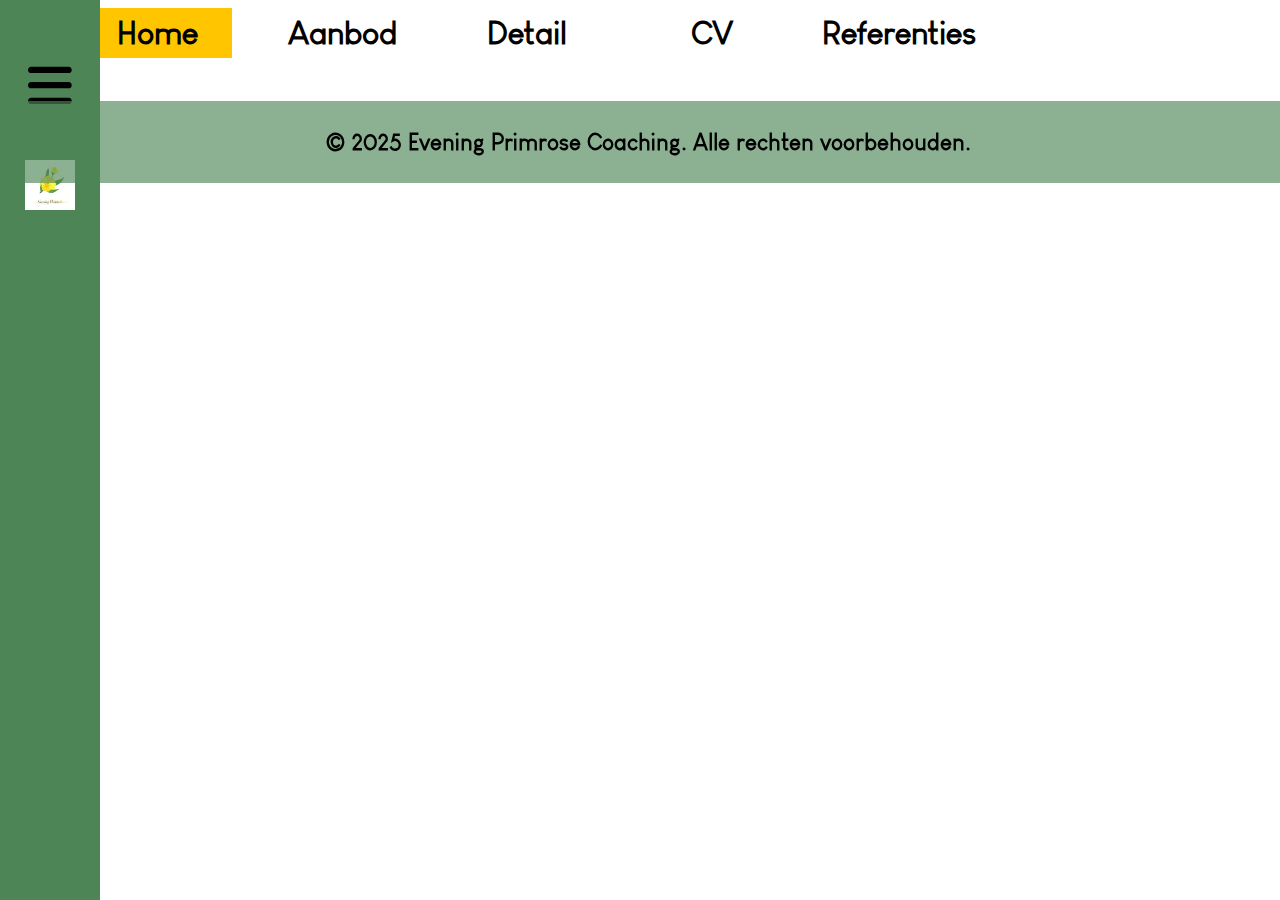
<file: index.html>
<!DOCTYPE html>
<html lang="en">
<head>
    <meta charset="UTF-8">
    <meta name="viewport" content="width=device-width, initial-scale=1.0">
    <title>Homepage</title>
    <link rel="icon" href="src/bloem.jpg"> <!--favicon-->
    <link rel="stylesheet" href="style.css">
    <link rel="stylesheet" href="https://cdnjs.cloudflare.com/ajax/libs/font-awesome/6.0.0/css/all.min.css">

</head>
<body>
<!--nav menu-->
    <header>
        <nav class="nav-menu">
            <h1 id="home">Home</h1>
            <h1>Aanbod</h1>
            <h1>Detail</h1>
            <h1>CV</h1>
            <h1>Referenties</h1>
        </nav>
    </header>

<!--ham menu-->

    
        <input type="checkbox" id="menu-toggle">
        <label for="menu-toggle" class="hamburger">
            <i class="fa fa-bars"></i>
            <img src="src/bloem.jpg" alt="Evening Primrose">
        </label>
        

    <nav class="ham-menu">
    <!-- Sluitknop -->
    <label for="menu-toggle" class="close-btn">
        <i class="fa fa-times"></i>
        <img src="src/bloem.jpg" class="logo-ham" alt="Evening Primrose">
    </label>
            <p>CARL VAN MOL</p>
            <p>+324 86 51 79 62</p>
            <p>carl.van.mol@gmail.com</p>
        </nav>
    
    
<!--footer-->
<footer>
    <h2>&copy; 2025 Evening Primrose Coaching. Alle rechten voorbehouden.</h2>
</footer>
</body>
</html>
</file>
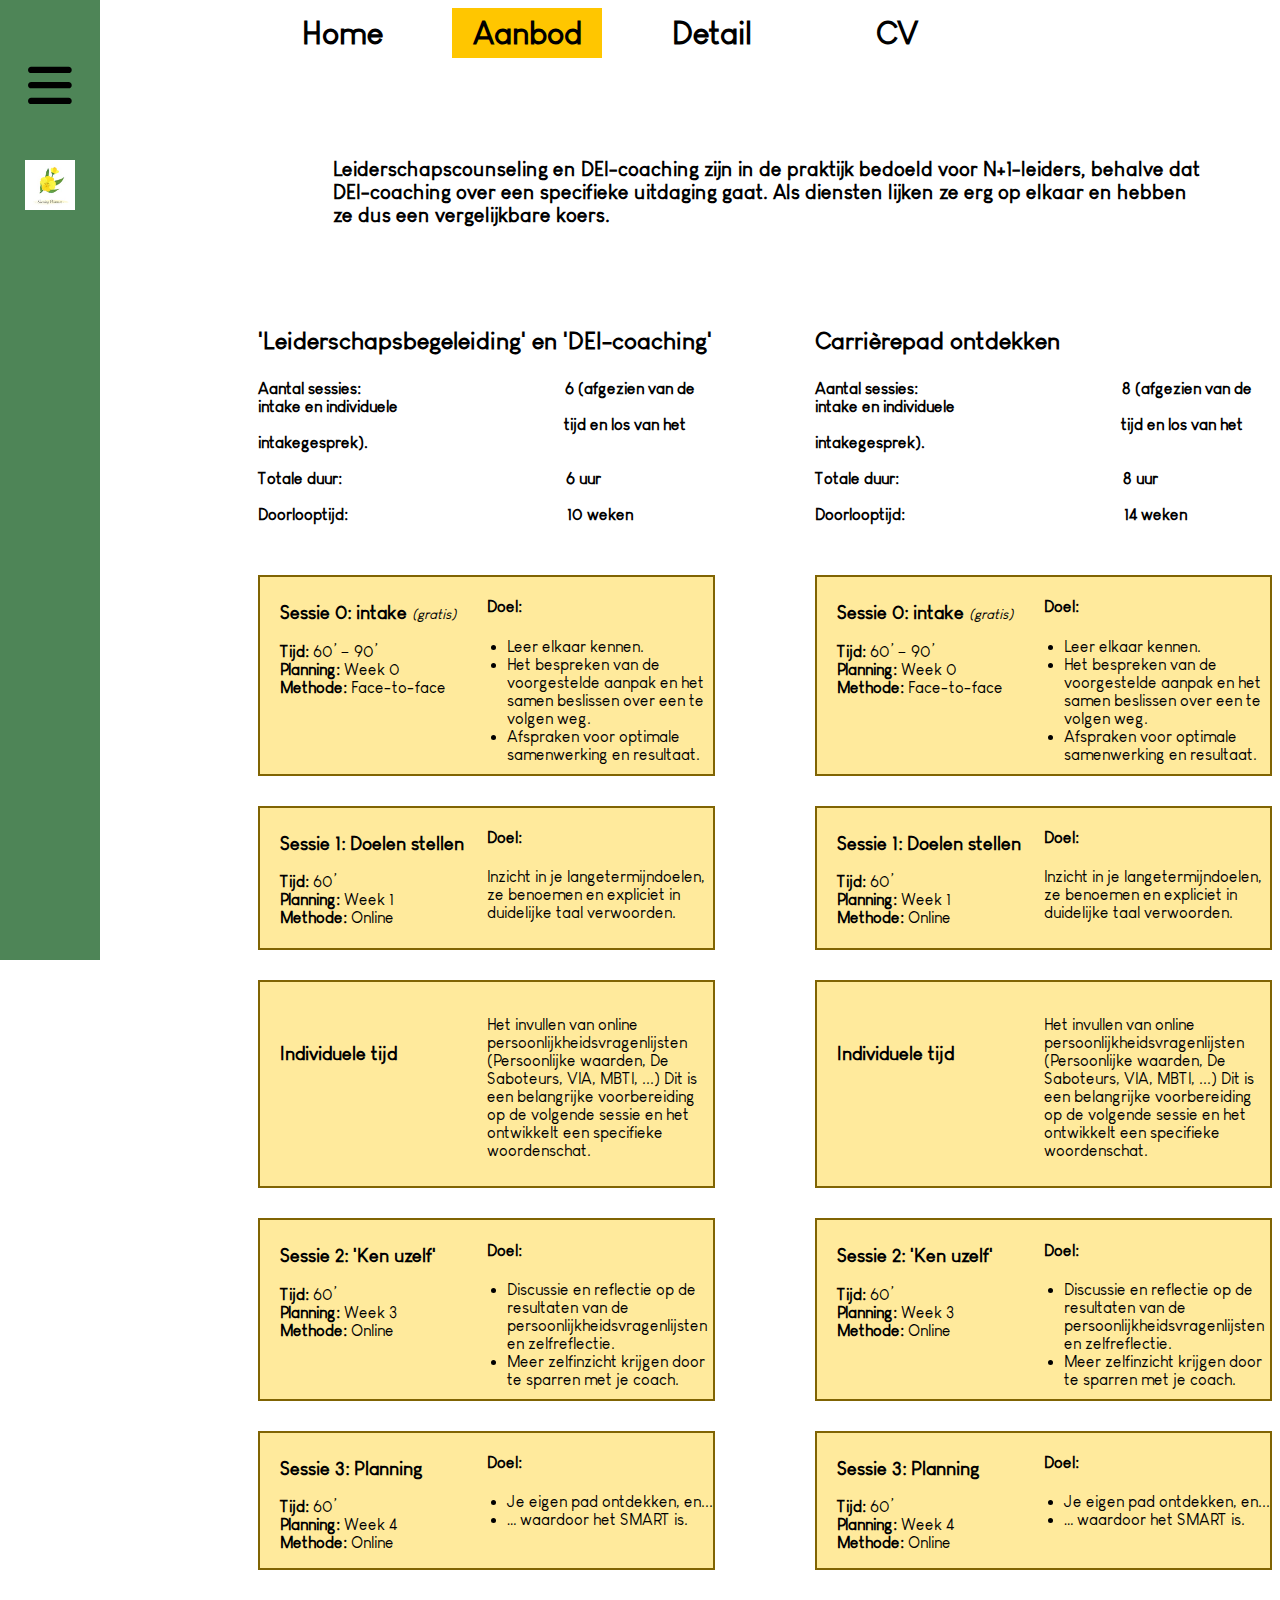
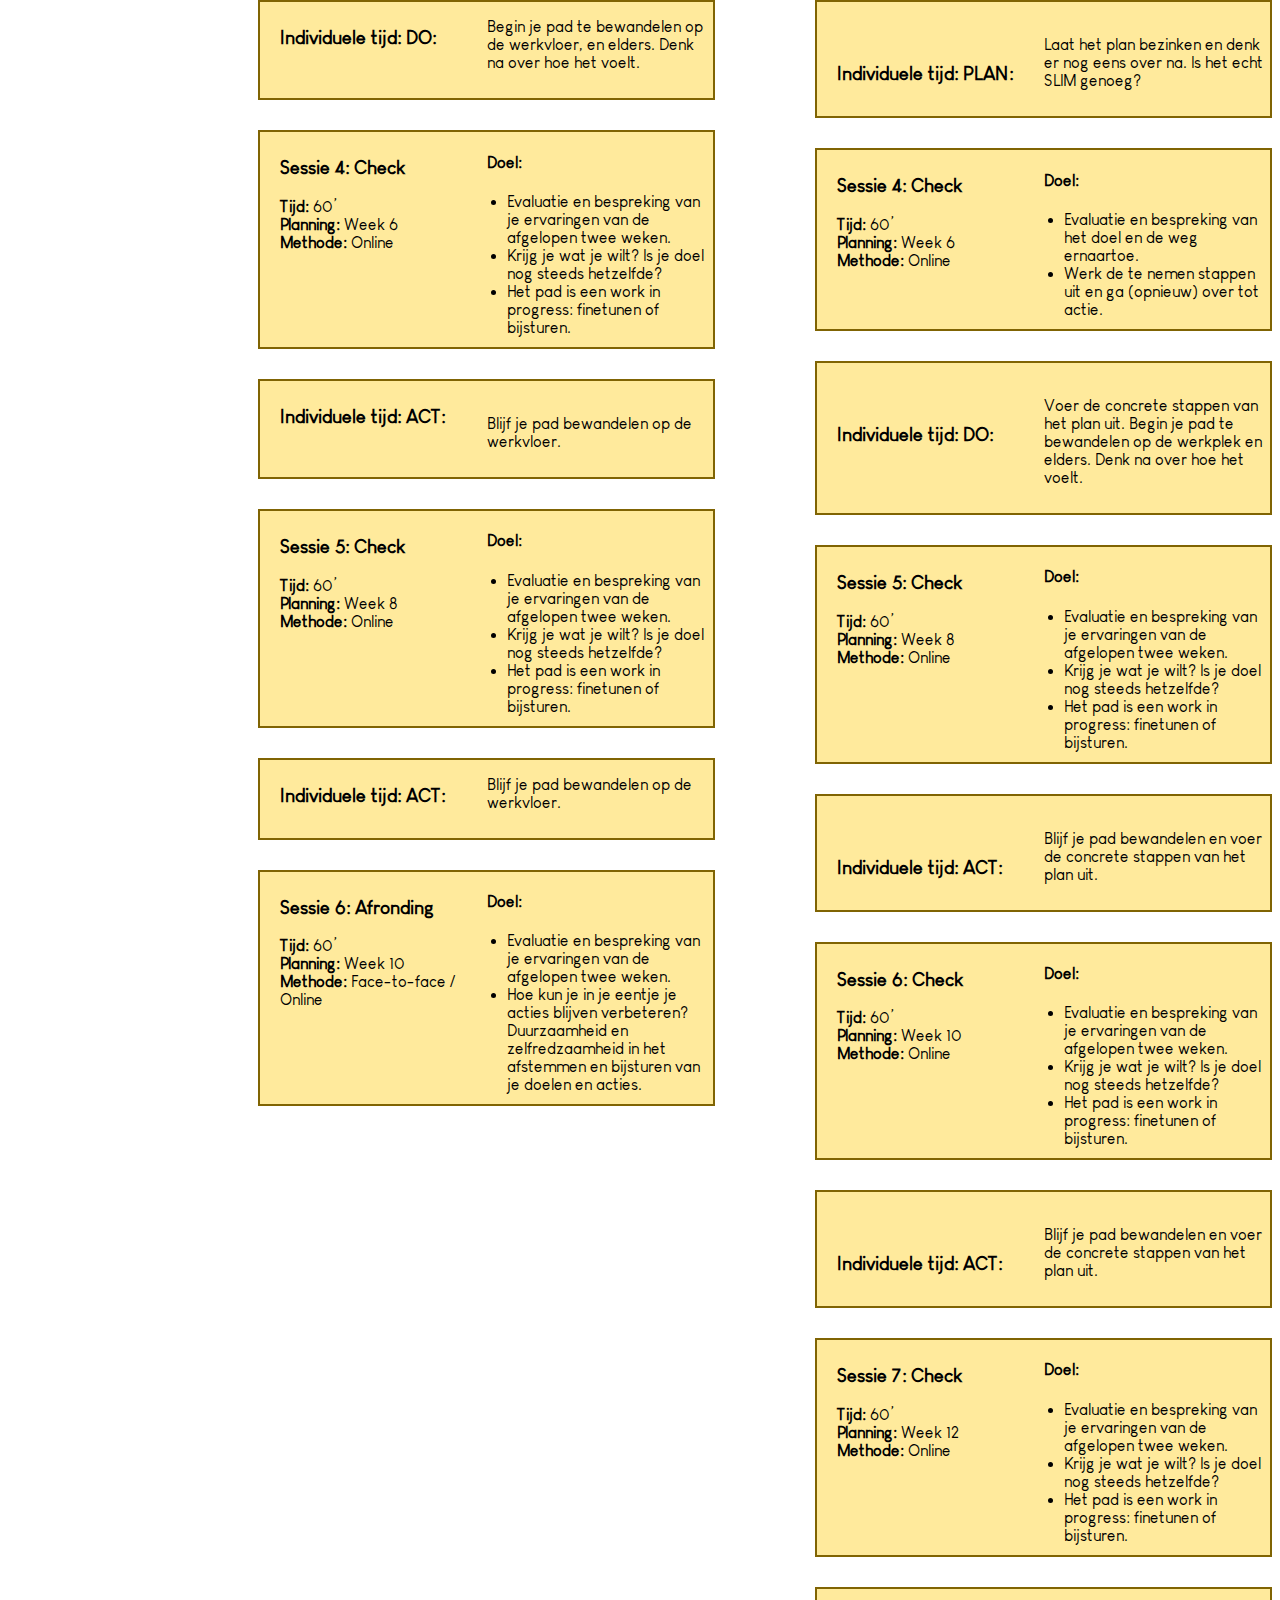
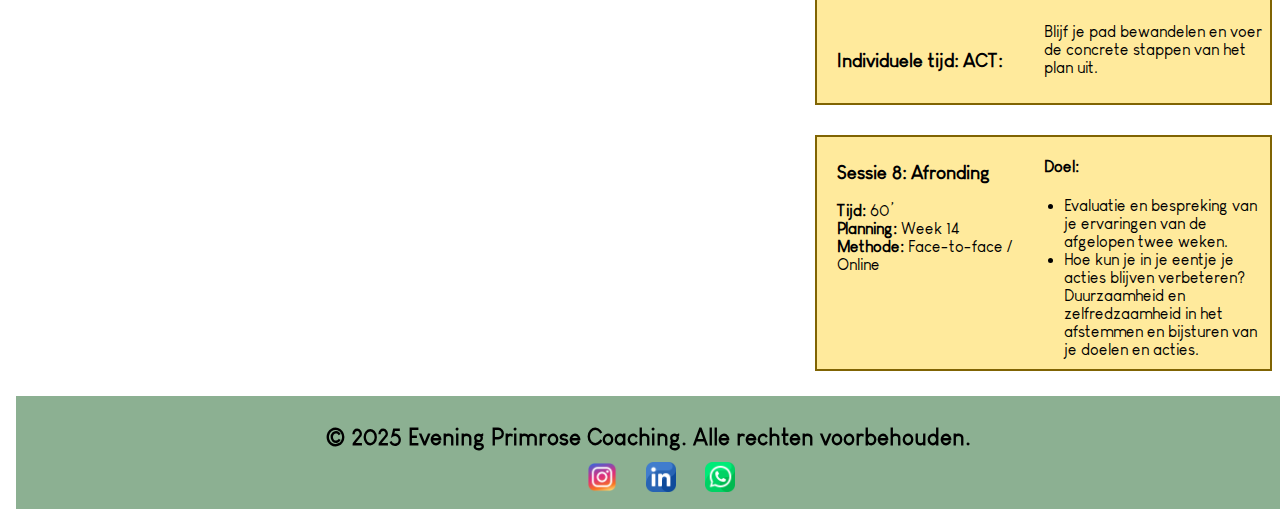
<file: Aanbod.html>
<!DOCTYPE html>
<html lang="en">
<head>
    <meta charset="UTF-8">
    <meta name="viewport" content="width=device-width, initial-scale=1.0">
    <title>Aanbod</title>
     <link rel="icon" href="src/bloem.jpg"> <!--favicon-->
    <link rel="stylesheet" href="Aanbod.css">
     <link rel="stylesheet" href="https://cdnjs.cloudflare.com/ajax/libs/font-awesome/6.0.0/css/all.min.css">
</head>
<body>
<!--nav menu-->
    <header>
        <nav class="nav-menu">
            <h1> <a href="http://127.0.0.1:5500/index.html">Home</a></h1>
            <h1 id="aanbod">Aanbod</h1>
            <h1> <a href="http://127.0.0.1:5500/Detail.html">Detail</a></h1>
            <h1><a href="http://127.0.0.1:5500/CV.html">CV</a></h1>
            <!--<h1>Referenties</h1>-->
        </nav>
    </header>

<!--ham menu-->

    
        <input type="checkbox" id="menu-toggle">
        <label for="menu-toggle" class="hamburger">
            <i class="fa fa-bars"></i>
            <img src="src/bloem.jpg" alt="Evening Primrose">
        </label>
        

    <nav class="ham-menu">
    <!-- Sluitknop -->
    <label for="menu-toggle" class="close-btn">
        <i class="fa fa-times"></i>
        <img src="src/bloem.jpg" class="logo-ham" alt="Evening Primrose">
    </label>
            <p>CARL VAN MOL</p>
            <p>+324 86 51 79 62</p>
            <p>carl.van.mol@gmail.com</p>
    <div class="nav-ham-menu">
        <h1> <a href="http://127.0.0.1:5500/index.html">Home</a></h1>
        <h1>Aanbod</h1>
        <h1><a href="http://127.0.0.1:5500/Detail.html">Detail</a></h1>
        <h1> <a href="http://127.0.0.1:5500/CV.html">CV</a></h1>
        <!--<h1>Referenties</h1>-->
    </div>
    </nav>

<!--intro-->
<h4 class="intro">Leiderschapscounseling en DEI-coaching zijn in de praktijk bedoeld voor N+1-leiders, behalve dat DEI-coaching over een specifieke uitdaging gaat. Als diensten lijken ze erg op elkaar en hebben ze dus een vergelijkbare koers.</h4>

<div class="block"></div>

<!--tekst-sessies-->
<div class="sessies-parent">

<section class="sessies-container">
<h2 class="hoofd-titels">'Leiderschapsbegeleiding' en 'DEI-coaching'</h2>
<h4 class="alg-info">Aantal sessies: <span style="margin-left: 200px;">  6 (afgezien van de intake en individuele <span style="margin-left: 306px;">tijd en los van het intakegesprek).</span></span> <br><br>
Totale duur:<span style="margin-left: 220px;">	6 uur </span><br><br>
Doorlooptijd:	<span style="margin-left: 215px;">10 weken</span></h4>
    <!-- Sessie 0 -->
    <div class="sessie-box">
        <div class="sessie-links">
            <h3>Sessie 0: intake <span class="gratis">(gratis)</span></h3>
            <p><strong>Tijd:</strong> 60’ – 90’<br>
               <strong>Planning:</strong> Week 0<br>
               <strong>Methode:</strong> Face-to-face</p>
        </div>
        <div class="sessie-rechts">
            <h4>Doel:</h4>
            <ul>
                <li>Leer elkaar kennen.</li>
                <li>Het bespreken van de voorgestelde aanpak en het samen beslissen over een te volgen weg.</li>
                <li>Afspraken voor optimale samenwerking en resultaat.</li>
            </ul>
        </div>
    </div>

    <!-- Sessie 1 -->
    <div class="sessie-box">
        <div class="sessie-links">
            <h3>Sessie 1: Doelen stellen</h3>
            <p><strong>Tijd:</strong> 60’<br>
               <strong>Planning:</strong> Week 1<br>
               <strong>Methode:</strong> Online</p>
        </div>
        <div class="sessie-rechts">
            <h4>Doel:</h4>
            <p>Inzicht in je langetermijndoelen, ze benoemen en expliciet in duidelijke taal verwoorden.</p>
        </div>
    </div>

    <!-- tussen -->
    <div class="sessie-box">
        <div class="sessie-links">
            <br><br><h3>Individuele tijd</h3>
        </div>
        <div class="sessie-rechts">
            <br><p>Het invullen van online persoonlijkheidsvragenlijsten (Persoonlijke waarden, De Saboteurs, VIA, MBTI, ...) Dit is een belangrijke voorbereiding op de volgende sessie en het ontwikkelt een specifieke woordenschat.</p>
        </div>
    </div>

<!-- Sessie 2 -->
    <div class="sessie-box">
        <div class="sessie-links">
            <h3>Sessie 2: 'Ken uzelf'</h3>
            <p><strong>Tijd:</strong> 60’<br>
               <strong>Planning:</strong> Week 3<br>
               <strong>Methode:</strong> Online</p>
        </div>
        <div class="sessie-rechts">
            <h4>Doel:</h4>
            <ul>
                <li>Discussie en reflectie op de resultaten van de persoonlijkheidsvragenlijsten en zelfreflectie.</li>
                <li>Meer zelfinzicht krijgen door te sparren met je coach.</li>
            </ul>
        </div>
    </div>

<!-- Sessie 3 -->
    <div class="sessie-box">
        <div class="sessie-links">
            <h3>Sessie 3: Planning</h3>
            <p><strong>Tijd:</strong> 60’<br>
               <strong>Planning:</strong> Week 4<br>
               <strong>Methode:</strong> Online</p>
        </div>
        <div class="sessie-rechts">
            <h4>Doel:</h4>
            <ul>
                <li>Je eigen pad ontdekken, en...</li>
                <li>… waardoor het SMART is.</li>
            </ul>
        </div>
    </div>

<!-- tussen -->
    <div class="sessie-box">
        <div class="sessie-links">
            <h3>Individuele tijd: DO: </h3>
        </div>
        <div class="sessie-rechts">
            <p>Begin je pad te bewandelen op de werkvloer, en elders. Denk na over hoe het voelt.</p>
        </div>
    </div>

<!-- Sessie 4 -->
    <div class="sessie-box">
        <div class="sessie-links">
            <h3>Sessie 4: Check</h3>
            <p><strong>Tijd:</strong> 60’<br>
               <strong>Planning:</strong> Week 6<br>
               <strong>Methode:</strong> Online</p>
        </div>
        <div class="sessie-rechts">
            <h4>Doel:</h4>
            <ul>
                <li>Evaluatie en bespreking van je ervaringen van de afgelopen twee weken.</li>
                <li>Krijg je wat je wilt? Is je doel nog steeds hetzelfde? </li>
                <li>Het pad is een work in progress: finetunen of bijsturen.</li>
            </ul>
        </div>
    </div>

<!-- tussen -->
    <div class="sessie-box">
        <div class="sessie-links">
            <h3>Individuele tijd: ACT: </h3>
        </div>
        <div class="sessie-rechts"><br>
            <p>Blijf je pad bewandelen op de werkvloer.</p>
        </div>
    </div>

<!-- Sessie 5 -->
    <div class="sessie-box">
        <div class="sessie-links">
            <h3>Sessie 5: Check</h3>
            <p><strong>Tijd:</strong> 60’<br>
               <strong>Planning:</strong> Week 8<br>
               <strong>Methode:</strong> Online</p>
        </div>
        <div class="sessie-rechts">
            <h4>Doel:</h4>
            <ul>
                <li>Evaluatie en bespreking van je ervaringen van de afgelopen twee weken.</li>
                <li>Krijg je wat je wilt? Is je doel nog steeds hetzelfde? </li>
                <li>Het pad is een work in progress: finetunen of bijsturen.</li>
            </ul>
        </div>
    </div>

<!-- tussen -->
    <div class="sessie-box">
        <div class="sessie-links">
            <h3>Individuele tijd: ACT: </h3>
        </div>
        <div class="sessie-rechts">
            <p>Blijf je pad bewandelen op de werkvloer.</p>
        </div>
    </div>

<!-- Sessie 6 -->
    <div class="sessie-box">
        <div class="sessie-links">
            <h3>Sessie 6: Afronding</h3>
            <p><strong>Tijd:</strong> 60’<br>
               <strong>Planning:</strong> Week 10<br>
               <strong>Methode:</strong> Face-to-face / Online</p>
        </div>
        <div class="sessie-rechts">
            <h4>Doel:</h4>
            <ul>
                <li>Evaluatie en bespreking van je ervaringen van de afgelopen twee weken.</li>
                <li>Hoe kun je in je eentje je acties blijven verbeteren?
                    Duurzaamheid en zelfredzaamheid in het afstemmen en bijsturen van je doelen en acties.</li>
            </ul>
        </div>
    </div>
    <a class="meer-info" href="src/Leiderschapsbegeleiding_EN_DEI-coaching.pdf">Meer info</a>
</section>

<!---------------------------------------------------------------------------------------------------------------------------->
<hr>

<!--Tekst sessies 2-->
<section class="sessies-container">
<h2 class="hoofd-titels">Carrièrepad ontdekken</h2>
<h4 class="alg-info">Aantal sessies: <span style="margin-left: 200px;">8 (afgezien van de intake en individuele <span style="margin-left: 306px;">tijd en los van het intakegesprek).</span></span> <br><br>
Totale duur:<span style="margin-left: 220px;">	8 uur </span><br><br>
Doorlooptijd:	<span style="margin-left: 215px;">14 weken</span></h4>
    <!-- Sessie 0 -->
    <div class="sessie-box">
        <div class="sessie-links">
            <h3>Sessie 0: intake <span class="gratis">(gratis)</span></h3>
            <p><strong>Tijd:</strong> 60’ – 90’<br>
               <strong>Planning:</strong> Week 0<br>
               <strong>Methode:</strong> Face-to-face</p>
        </div>
        <div class="sessie-rechts">
            <h4>Doel:</h4>
            <ul>
                <li>Leer elkaar kennen.</li>
                <li>Het bespreken van de voorgestelde aanpak en het samen beslissen over een te volgen weg.</li>
                <li>Afspraken voor optimale samenwerking en resultaat.</li>
            </ul>
        </div>
    </div>

<!-- Sessie 1 -->
    <div class="sessie-box">
        <div class="sessie-links">
            <h3>Sessie 1: Doelen stellen</h3>
            <p><strong>Tijd:</strong> 60’<br>
               <strong>Planning:</strong> Week 1<br>
               <strong>Methode:</strong> Online</p>
        </div>
        <div class="sessie-rechts">
            <h4>Doel:</h4>
            <p>Inzicht in je langetermijndoelen, ze benoemen en expliciet in duidelijke taal verwoorden.</p>
        </div>
    </div>

<!-- tussen -->
    <div class="sessie-box">
        <div class="sessie-links">
            <br><br><h3>Individuele tijd</h3>
        </div>
        <div class="sessie-rechts">
            <br><p>Het invullen van online persoonlijkheidsvragenlijsten (Persoonlijke waarden, De Saboteurs, VIA, MBTI, ...) Dit is een belangrijke voorbereiding op de volgende sessie en het ontwikkelt een specifieke woordenschat.</p>
        </div>
    </div>

<!-- Sessie 2 -->
    <div class="sessie-box">
        <div class="sessie-links">
            <h3>Sessie 2: 'Ken uzelf'</h3>
            <p><strong>Tijd:</strong> 60’<br>
               <strong>Planning:</strong> Week 3<br>
               <strong>Methode:</strong> Online</p>
        </div>
        <div class="sessie-rechts">
            <h4>Doel:</h4>
            <ul>
                <li>Discussie en reflectie op de resultaten van de persoonlijkheidsvragenlijsten en zelfreflectie.</li>
                <li>Meer zelfinzicht krijgen door te sparren met je coach.</li>
            </ul>
        </div>
    </div>

<!-- Sessie 3 -->
    <div class="sessie-box">
        <div class="sessie-links">
            <h3>Sessie 3: Planning</h3>
            <p><strong>Tijd:</strong> 60’<br>
               <strong>Planning:</strong> Week 4<br>
               <strong>Methode:</strong> Online</p>
        </div>
        <div class="sessie-rechts">
            <h4>Doel:</h4>
            <ul>
                <li>Je eigen pad ontdekken, en...</li>
                <li>… waardoor het SMART is.</li>
            </ul>
        </div>
    </div>

<!-- tussen -->
    <div class="sessie-box">
        <div class="sessie-links">
            <br><br><h3>Individuele tijd: PLAN:</h3>
        </div>
        <div class="sessie-rechts">
            <br><p>Laat het plan bezinken en denk er nog eens over na. Is het echt SLIM genoeg?</p>
        </div>
    </div>

<!-- Sessie 4 -->
    <div class="sessie-box">
        <div class="sessie-links">
            <h3>Sessie 4: Check</h3>
            <p><strong>Tijd:</strong> 60’<br>
               <strong>Planning:</strong> Week 6<br>
               <strong>Methode:</strong> Online</p>
        </div>
        <div class="sessie-rechts">
            <h4>Doel:</h4>
            <ul>
                <li>Evaluatie en bespreking van het doel en de weg ernaartoe.</li>
                <li>Werk de te nemen stappen uit en ga (opnieuw) over tot actie.</li>
            </ul>
        </div>
    </div>

<!-- tussen -->
    <div class="sessie-box">
        <div class="sessie-links">
            <br><br><h3>Individuele tijd: DO:</h3>
        </div>
        <div class="sessie-rechts">
            <br><p>Voer de concrete stappen van het plan uit. Begin je pad te bewandelen op de werkplek en elders. Denk na over hoe het voelt.</p>
        </div>
    </div>

<!-- Sessie 5 -->
    <div class="sessie-box">
        <div class="sessie-links">
            <h3>Sessie 5: Check</h3>
            <p><strong>Tijd:</strong> 60’<br>
               <strong>Planning:</strong> Week 8<br>
               <strong>Methode:</strong> Online</p>
        </div>
        <div class="sessie-rechts">
            <h4>Doel:</h4>
            <ul>
                <li>Evaluatie en bespreking van je ervaringen van de afgelopen twee weken.</li>
                <li>Krijg je wat je wilt? Is je doel nog steeds hetzelfde? </li>
                <li>Het pad is een work in progress: finetunen of bijsturen.</li>
            </ul>
        </div>
    </div>

<!-- tussen -->
    <div class="sessie-box">
        <div class="sessie-links">
            <br><br><h3>Individuele tijd: ACT:</h3>
        </div>
        <div class="sessie-rechts">
            <br><p>Blijf je pad bewandelen en voer de concrete stappen van het plan uit.</p>
        </div>
    </div>

<!-- Sessie 6 -->
    <div class="sessie-box">
        <div class="sessie-links">
            <h3>Sessie 6: Check</h3>
            <p><strong>Tijd:</strong> 60’<br>
               <strong>Planning:</strong> Week 10<br>
               <strong>Methode:</strong> Online</p>
        </div>
        <div class="sessie-rechts">
            <h4>Doel:</h4>
            <ul>
                <li>Evaluatie en bespreking van je ervaringen van de afgelopen twee weken.</li>
                <li>Krijg je wat je wilt? Is je doel nog steeds hetzelfde? </li>
                <li>Het pad is een work in progress: finetunen of bijsturen.</li>
            </ul>
        </div>
    </div>

<!-- tussen -->
    <div class="sessie-box">
        <div class="sessie-links">
            <br><br><h3>Individuele tijd: ACT:</h3>
        </div>
        <div class="sessie-rechts">
            <br><p>Blijf je pad bewandelen en voer de concrete stappen van het plan uit.</p>
        </div>
    </div>

<!-- Sessie 7 -->
    <div class="sessie-box">
        <div class="sessie-links">
            <h3>Sessie 7: Check</h3>
            <p><strong>Tijd:</strong> 60’<br>
               <strong>Planning:</strong> Week 12<br>
               <strong>Methode:</strong> Online</p>
        </div>
        <div class="sessie-rechts">
            <h4>Doel:</h4>
            <ul>
                <li>Evaluatie en bespreking van je ervaringen van de afgelopen twee weken.</li>
                <li>Krijg je wat je wilt? Is je doel nog steeds hetzelfde? </li>
                <li>Het pad is een work in progress: finetunen of bijsturen.</li>
            </ul>
        </div>
    </div>

<!-- tussen -->
    <div class="sessie-box">
        <div class="sessie-links">
            <br><br><h3>Individuele tijd: ACT:</h3>
        </div>
        <div class="sessie-rechts">
            <br><p>Blijf je pad bewandelen en voer de concrete stappen van het plan uit.</p>
        </div>
    </div>

<!-- Sessie 8 -->
    <div class="sessie-box">
        <div class="sessie-links">
            <h3>Sessie 8: Afronding</h3>
            <p><strong>Tijd:</strong> 60’<br>
               <strong>Planning:</strong> Week 14<br>
               <strong>Methode:</strong> Face-to-face / Online</p>
        </div>
        <div class="sessie-rechts">
            <h4>Doel:</h4>
            <ul>
                <li>Evaluatie en bespreking van je ervaringen van de afgelopen twee weken.</li>
                <li>Hoe kun je in je eentje je acties blijven verbeteren?
                    Duurzaamheid en zelfredzaamheid in het afstemmen en bijsturen van je doelen en acties.</li>
            </ul>
        </div>
    </div>
    <a class="meer-info" href="src/Carrièrepad ontdekken.pdf">Meer info</a>

</section>
</div>  
<!--footer-->
<footer>
    <h2>&copy; 2025 Evening Primrose Coaching. Alle rechten voorbehouden.</h2>
    <div class="icons">
        <a href="https://www.instagram.com/"><img src="src/instagram.png" alt=""></a>
        <a href="https://www.linkedin.com/home"><img src="src/linkedin.png" alt=""></a>
        <a href="https://web.whatsapp.com/#"><img src="src/whatsapp.png" alt=""></a>
    </div>
</footer>
</body>
</html>
</file>
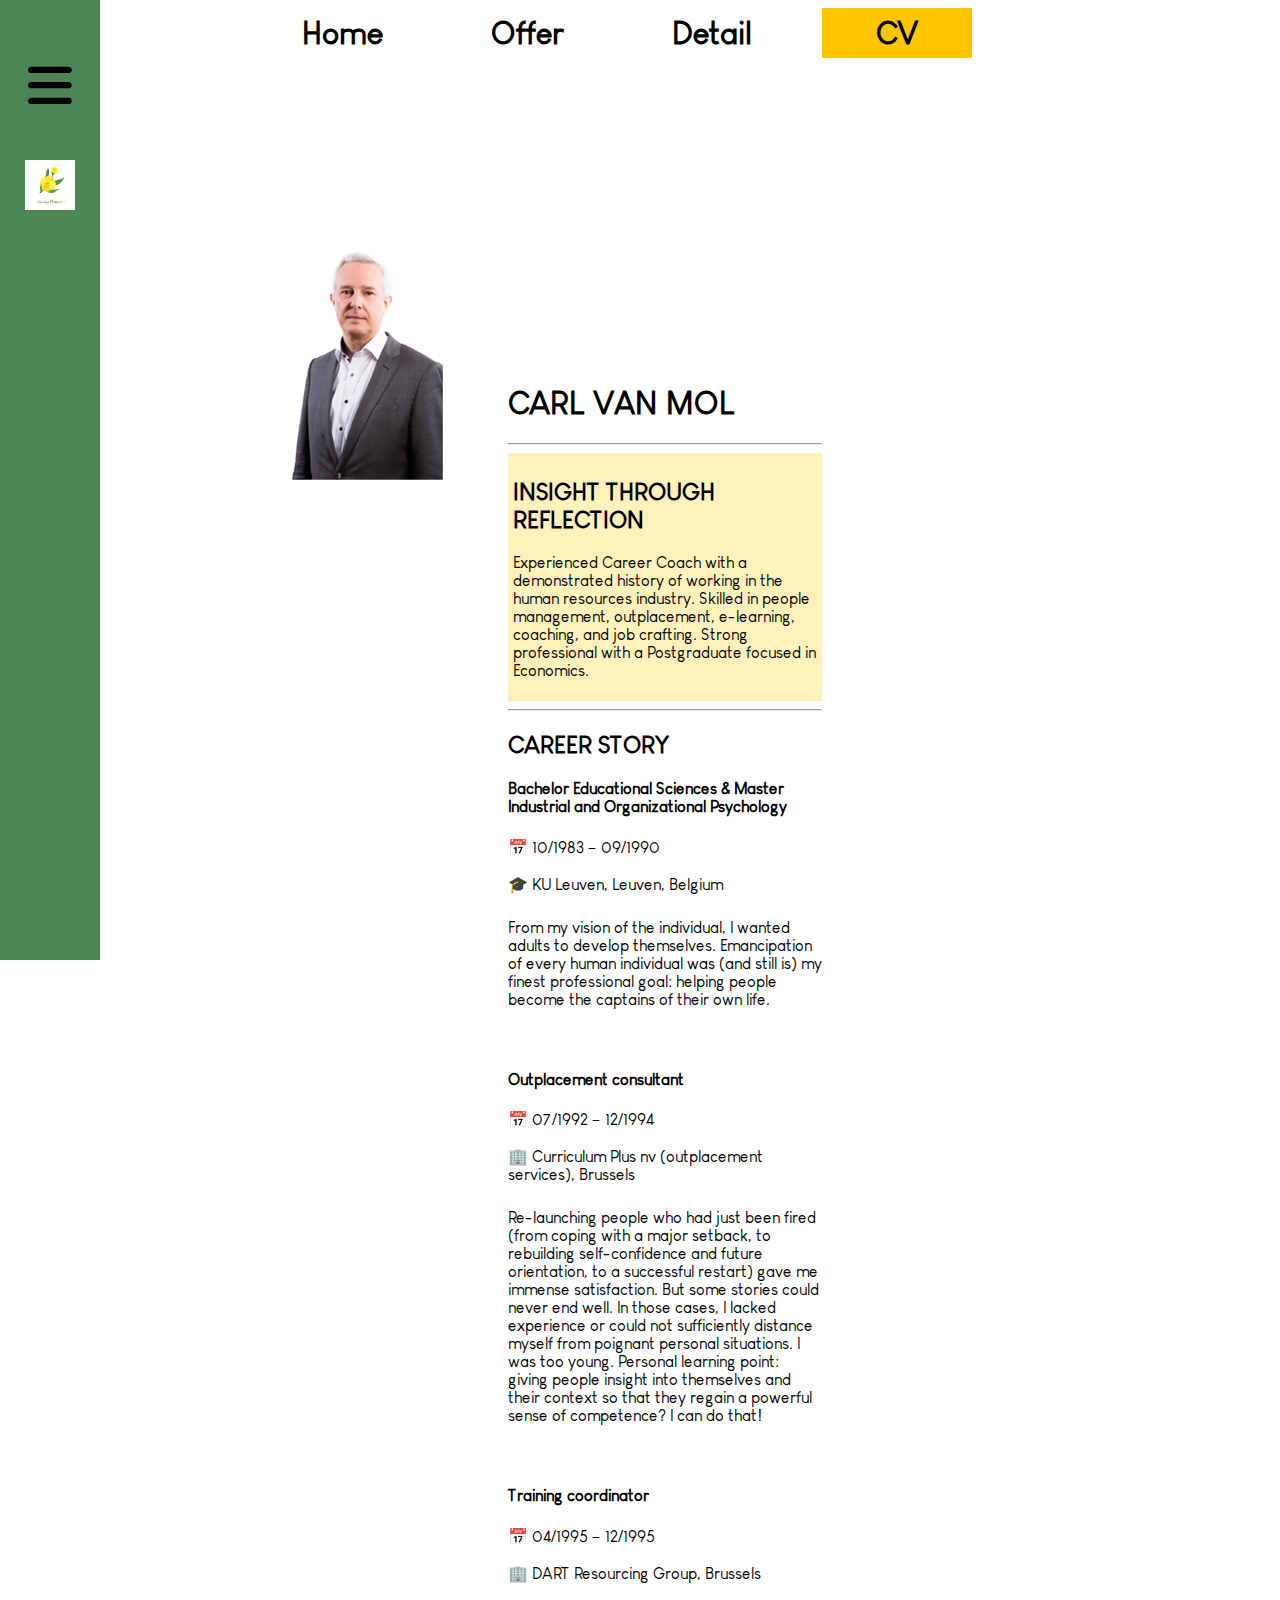
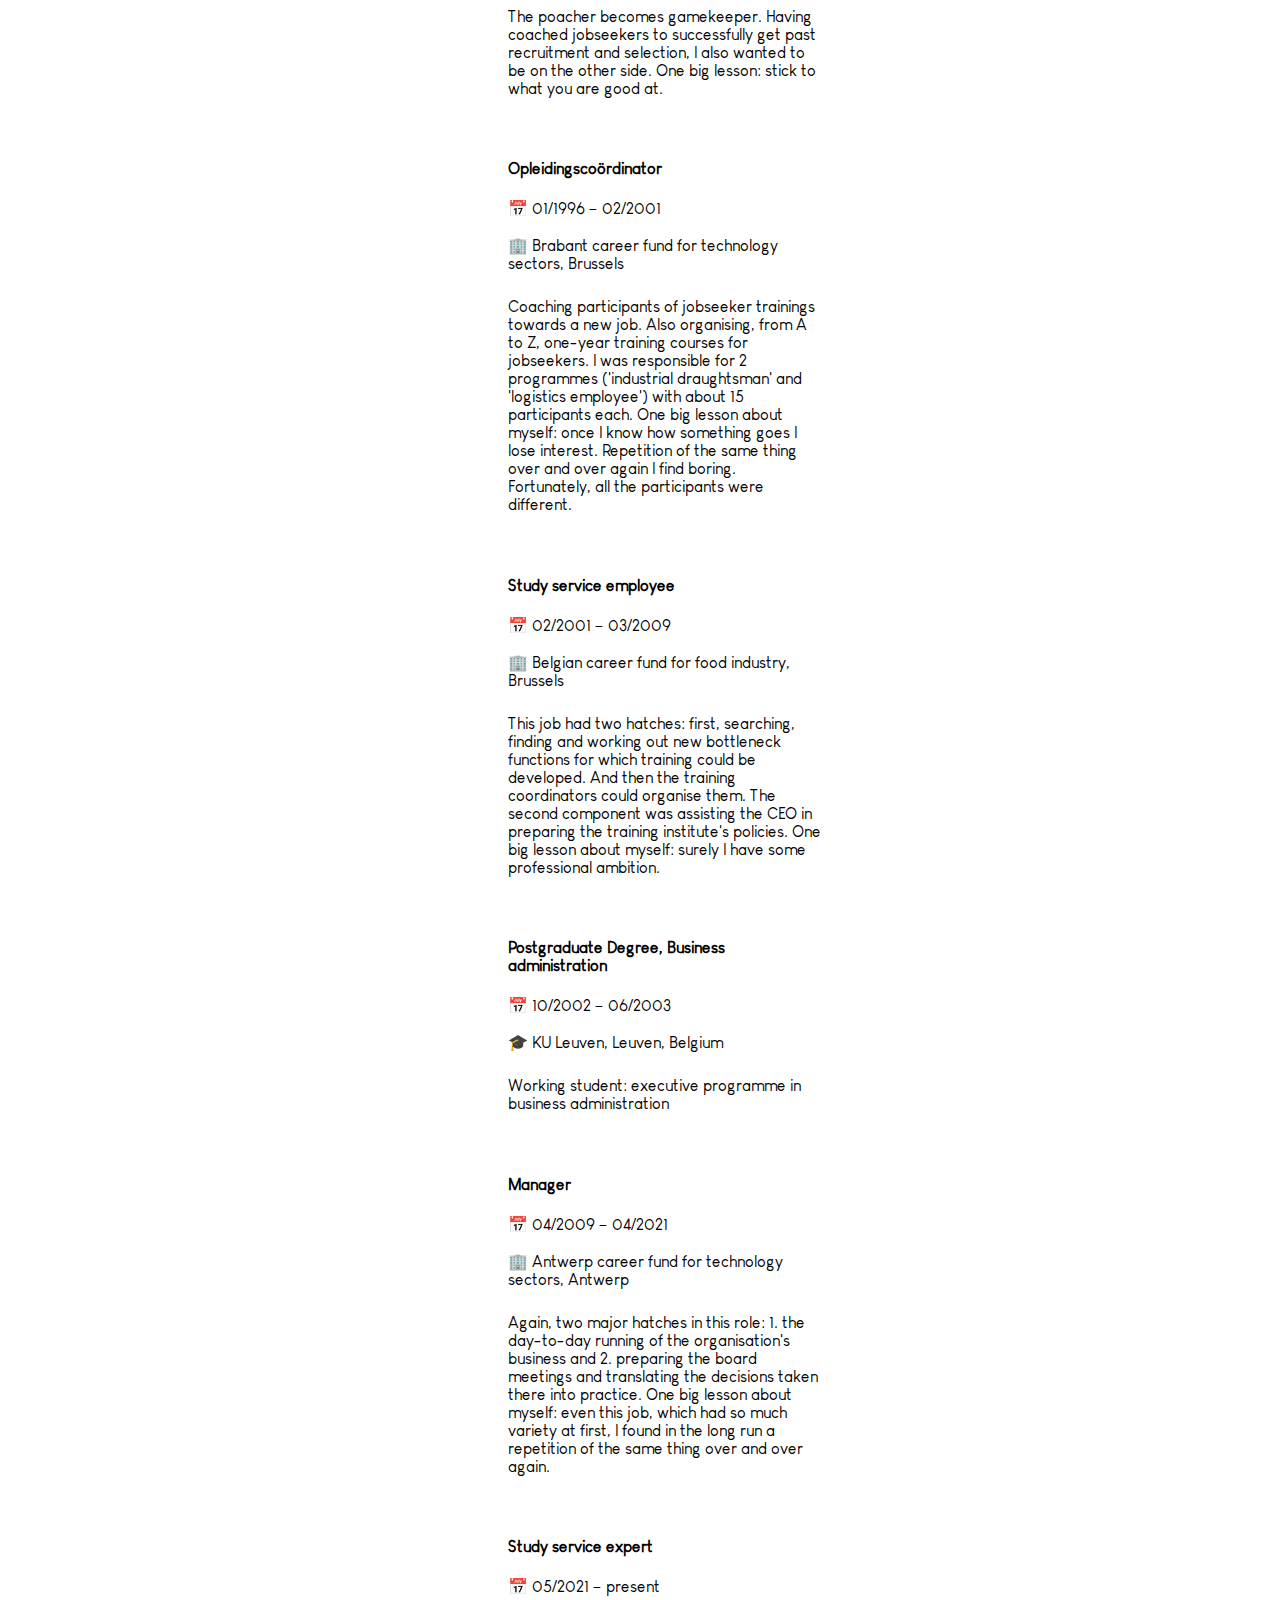
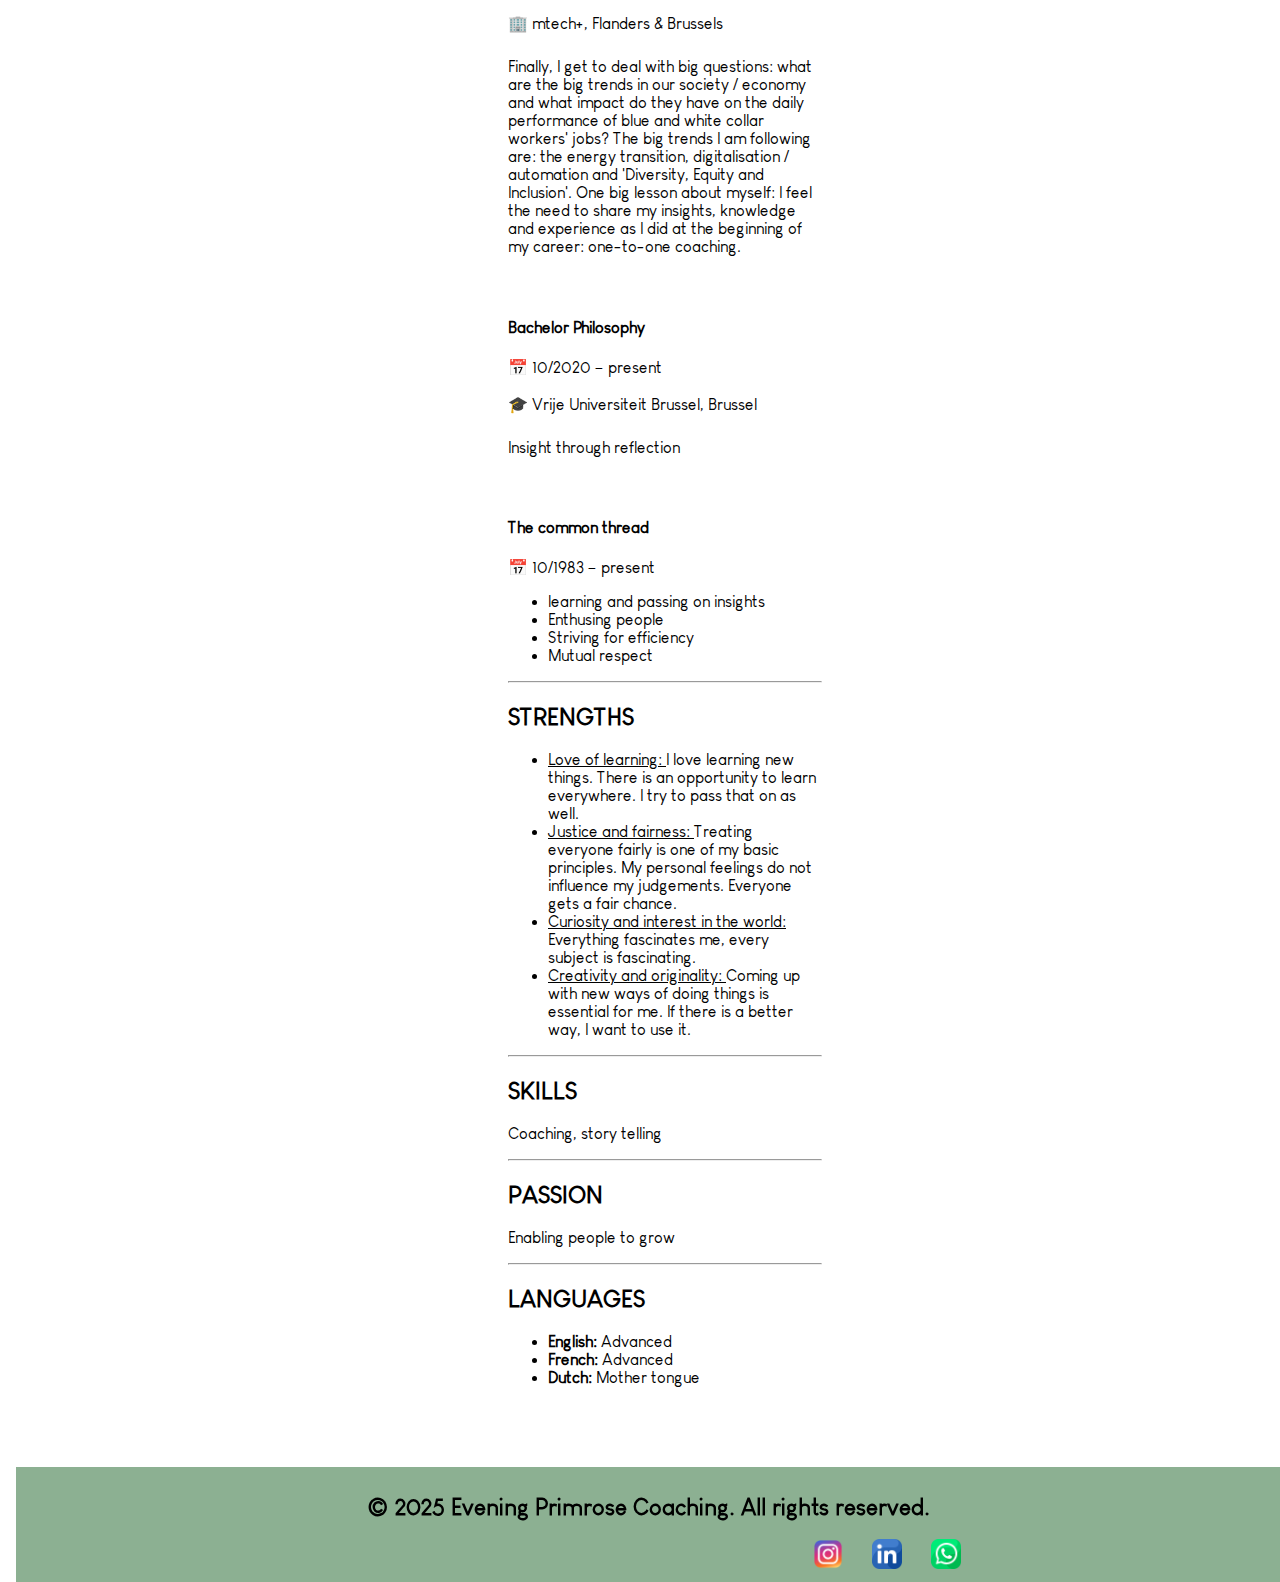
<file: CV-ENG.html>
<!DOCTYPE html>
<html lang="en">
<head>
    <meta charset="UTF-8">
    <meta name="viewport" content="width=device-width, initial-scale=1.0">
    <title>CV</title>
     <link rel="icon" href="src/bloem.jpg"> <!--favicon-->
    <link rel="stylesheet" href="CV-ENG.css">
     <link rel="stylesheet" href="https://cdnjs.cloudflare.com/ajax/libs/font-awesome/6.0.0/css/all.min.css">
</head>
<body>
<a id="top"></a>
<a href="#top" id="toTopBtn" title="Naar boven">↑</a>
    <!--nav menu-->
    <header>
        <nav class="nav-menu">
            <h1><a href="http://127.0.0.1:5500/index.html">Home</a></h1>
            <h1> <a href="http://127.0.0.1:5500/Aanbod.html">Offer</a></h1>
            <h1><a href="http://127.0.0.1:5500/Detail.html">Detail</a></h1>
            <h1 id="cv">CV</h1>
            <!--<h1>Referenties</h1>-->
        </nav>
    </header>

<!--talen-->
<div class="taal-menu">
    <a href="http://127.0.0.1:5500/CV.html">NL</a>
    <a href="http://127.0.0.1:5500/CV-FR.html">FR</a>
    <a href="http://127.0.0.1:5500/CV-ENG.html">ENG</a>
</div>

<!--ham menu-->

    
        <input type="checkbox" id="menu-toggle">
        <label for="menu-toggle" class="hamburger">
            <i class="fa fa-bars"></i>
            <img src="src/bloem.jpg" alt="Evening Primrose">
        </label>
        

    <nav class="ham-menu">
    <!-- Sluitknop -->
    <label for="menu-toggle" class="close-btn">
        <i class="fa fa-times"></i>
        <img src="src/bloem.jpg" class="logo-ham" alt="Evening Primrose">
    </label>
            <p>CARL VAN MOL</p>
            <p>+324 86 51 79 62</p>
            <p>carl.van.mol@gmail.com</p>
    <div class="nav-ham-menu">
        <h1> <a href="http://127.0.0.1:5500/index.html">Home</a></h1>
        <h1> <a href="http://127.0.0.1:5500/Aanbod.html">Offer</a></h1>
        <h1> <a href="http://127.0.0.1:5500/Detail.html">Detail</a></h1>
        <h1>CV</h1>
        <!--<h1>Referenties</h1>-->
    </div>
    </nav>


<!--CV-->
<img class="portret" src="src/portretfoto.png" alt="Carl van Mol">
<div class="cv-algemeen">
<h1>CARL VAN MOL</h1>
<hr>
<div class="intro">
<h2>INSIGHT THROUGH REFLECTION</h2>
<p>Experienced Career Coach with a demonstrated history of working in the human resources industry. Skilled in people management, outplacement, e-learning, coaching, and job crafting. Strong professional with a Postgraduate focused in Economics.</p>
</div>
<hr>
<h2>CAREER STORY</h2>
<h4>Bachelor Educational Sciences & Master Industrial and Organizational Psychology</h4>
<p>📅 10/1983 – 09/1990 <br><br>
🎓 KU Leuven, Leuven, Belgium <br><span class="extra-space"></span>
From my vision of the individual, I wanted adults to develop themselves. Emancipation of every human individual was (and still is) my finest professional goal: helping people become the captains of their own life.</p><span class="extra-space"></span>
<h4>Outplacement consultant</h4>
<p>📅 07/1992 – 12/1994 <br><br>
🏢 Curriculum Plus nv (outplacement services), Brussels <br><span class="extra-space"></span>
Re-launching people who had just been fired (from coping with a major setback, to rebuilding self-confidence and future orientation, to a successful restart) gave me immense satisfaction. But some stories could never end well. In those cases, I lacked experience or could not sufficiently distance myself from poignant personal situations. I was too young.
Personal learning point: giving people insight into themselves and their context so that they regain a powerful sense of competence? I can do that!</p><span class="extra-space"></span>
<h4>Training coordinator</h4>
<p>📅 04/1995 – 12/1995 <br><br>
🏢 DART Resourcing Group, Brussels <br><span class="extra-space"></span>
The poacher becomes gamekeeper. Having coached jobseekers to successfully get past recruitment and selection, I also wanted to be on the other side.
One big lesson: stick to what you are good at.</p><span class="extra-space"></span>
<h4>Opleidingscoördinator</h4>
<p>📅 01/1996 – 02/2001 <br><br>
🏢 Brabant career fund for technology sectors, Brussels <br><span class="extra-space"></span>
Coaching participants of jobseeker trainings towards a new job. Also organising, from A to Z, one-year training courses for jobseekers. I was responsible for 2 programmes ('industrial draughtsman' and 'logistics employee') with about 15 participants each.
One big lesson about myself: once I know how something goes I lose interest. Repetition of the same thing over and over again I find boring. Fortunately, all the participants were different.</p><span class="extra-space"></span>
<h4>Study service employee</h4>
<p>📅 02/2001 – 03/2009 <br><br>
🏢 Belgian career fund for food industry, Brussels <br><span class="extra-space"></span>
This job had two hatches: first, searching, finding and working out new bottleneck functions for which training could be developed. And then the training coordinators could organise them. The second component was assisting the CEO in preparing the training institute's policies.
One big lesson about myself: surely I have some professional ambition.</p><span class="extra-space"></span>
<h4>Postgraduate Degree, Business administration</h4>
<p>📅 10/2002 – 06/2003 <br><br>
🎓 KU Leuven, Leuven, Belgium <br><span class="extra-space"></span>
Working student: executive programme in business administration</p><span class="extra-space"></span>
<h4>Manager</h4>
<p>📅 04/2009 – 04/2021 <br><br>
🏢 Antwerp career fund for technology sectors, Antwerp <br><span class="extra-space"></span>
Again, two major hatches in this role: 1. the day-to-day running of the organisation's business and 2. preparing the board meetings and translating the decisions taken there into practice.
One big lesson about myself: even this job, which had so much variety at first, I found in the long run a repetition of the same thing over and over again.</p><span class="extra-space"></span>
<h4>Study service expert</h4>
<p>📅 05/2021 – present <br><br>
🏢 mtech+, Flanders & Brussels <br><span class="extra-space"></span>
Finally, I get to deal with big questions: what are the big trends in our society / economy and what impact do they have on the daily performance of blue and white collar workers' jobs? The big trends I am following are: the energy transition, digitalisation / automation and 'Diversity, Equity and Inclusion'.
One big lesson about myself: I feel the need to share my insights, knowledge and experience as I did at the beginning of my career: one-to-one coaching.</p><span class="extra-space"></span>
<h4>Bachelor Philosophy</h4>
<p>📅 10/2020 – present <br><br>
🎓 Vrije Universiteit Brussel, Brussel <br><span class="extra-space"></span>
Insight through reflection</p><span class="extra-space"></span>
<h4>The common thread</h4>
<p>📅 10/1983 – present
<ul>
    <li>learning and passing on insights</li>
    <li>Enthusing people</li>
    <li>Striving for efficiency</li>
    <li>Mutual respect</li></ul>
</p>
<hr>
<h2>STRENGTHS</h2>
<p>
<ul>
    <li><u>Love of learning: </u>I love learning new things. There is an opportunity to learn everywhere. I try to pass that on as well.</li>
    <li><u>Justice and fairness: </u>Treating everyone fairly is one of my basic principles. My personal feelings do not influence my judgements. Everyone gets a fair chance.</li>
    <li><u>Curiosity and interest in the world: </u>Everything fascinates me, every subject is fascinating.</li>
    <li><u>Creativity and originality: </u>Coming up with new ways of doing things is essential for me. If there is a better way, I want to use it.</li></ul></p>
<hr>
<h2>SKILLS</h2>
<p>Coaching, story telling</p>
<hr>
<h2>PASSION</h2>
<p>Enabling people to grow</p>
<hr>
<h2>LANGUAGES</h2>
<p>
<ul>
<li><strong>English:</strong> Advanced</li>
<li><strong>French:</strong> Advanced</li>
<li><strong>Dutch: </strong>Mother tongue</li></ul></p>
</div>
    
    
<!--footer-->
<footer>
    <h2 class="footer">&copy; 2025 Evening Primrose Coaching. All rights reserved.</h2>
    <div class="icons">
        <a href="https://www.instagram.com/"><img src="src/instagram.png" alt=""></a>
        <a href="https://www.linkedin.com/home"><img src="src/linkedin.png" alt=""></a>
        <a href="https://web.whatsapp.com/#"><img src="src/whatsapp.png" alt=""></a>
    </div>
</footer>
</body>
</html>
</file>
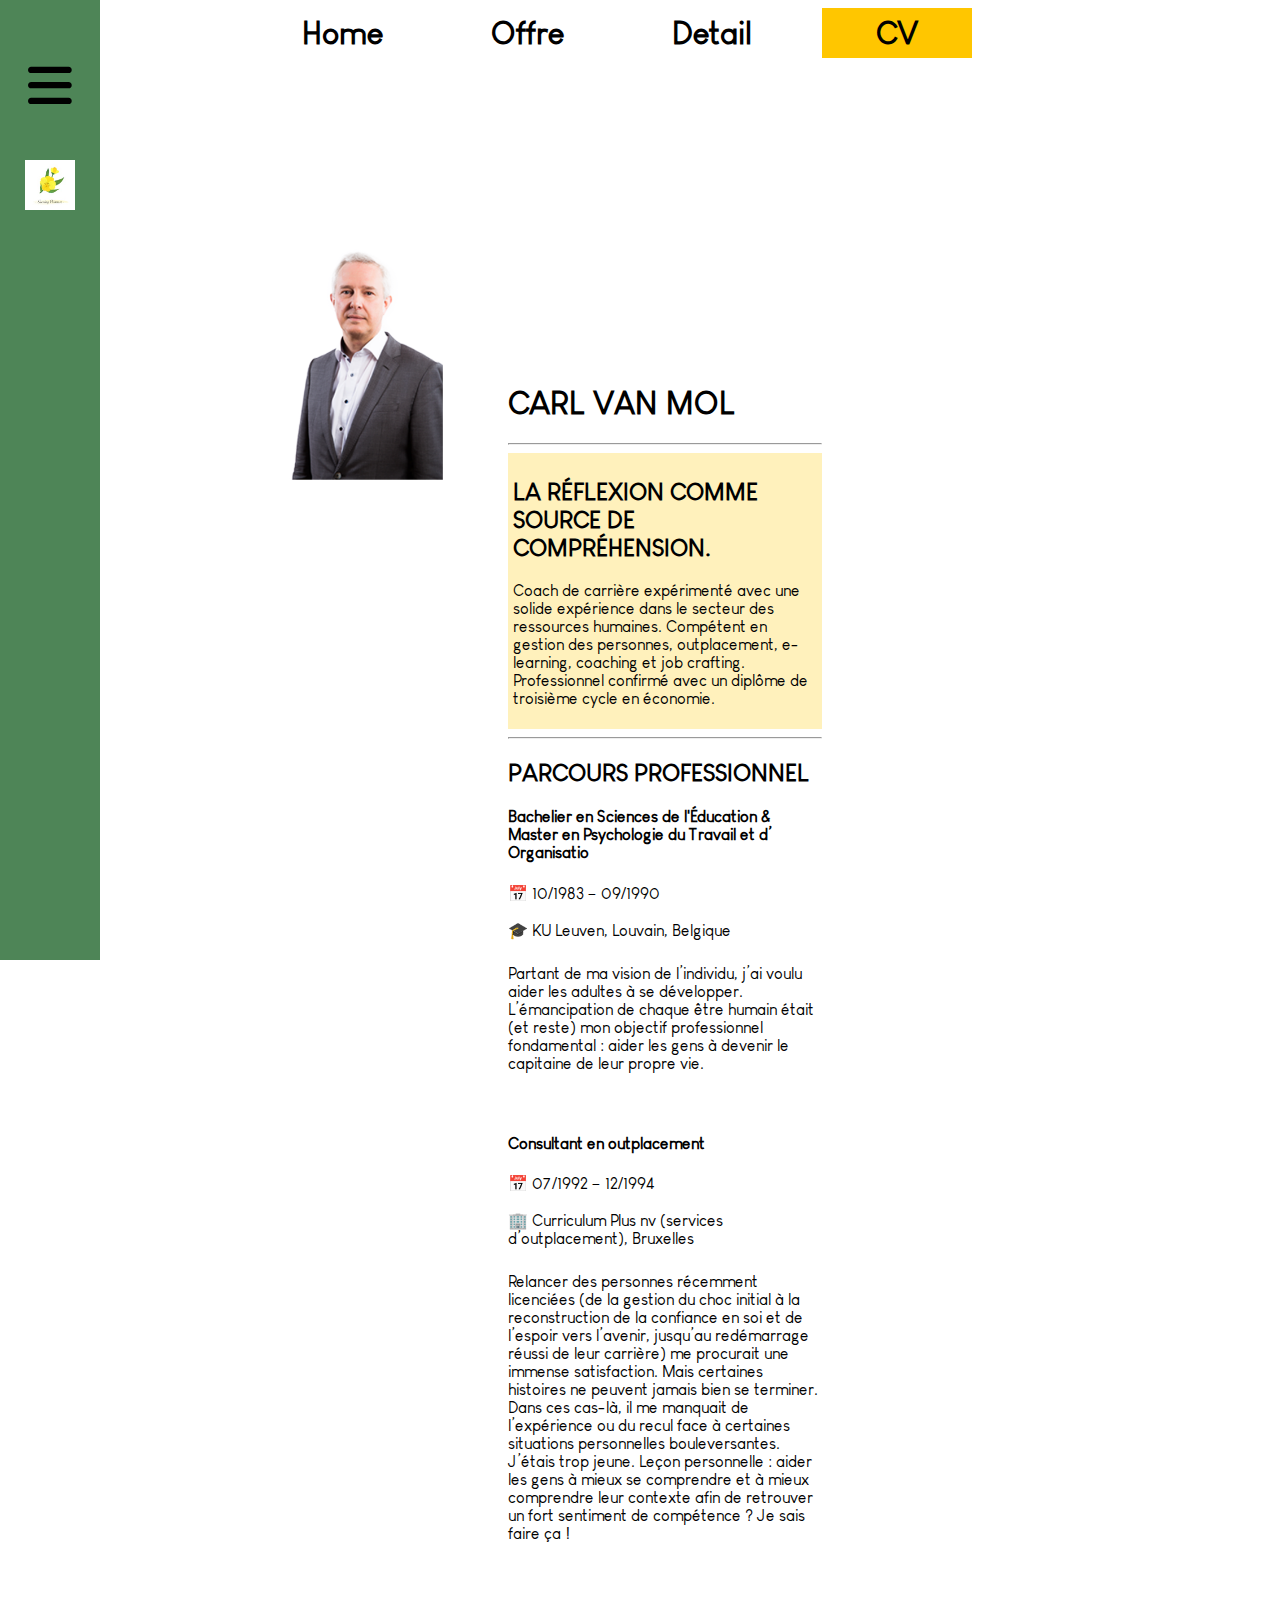
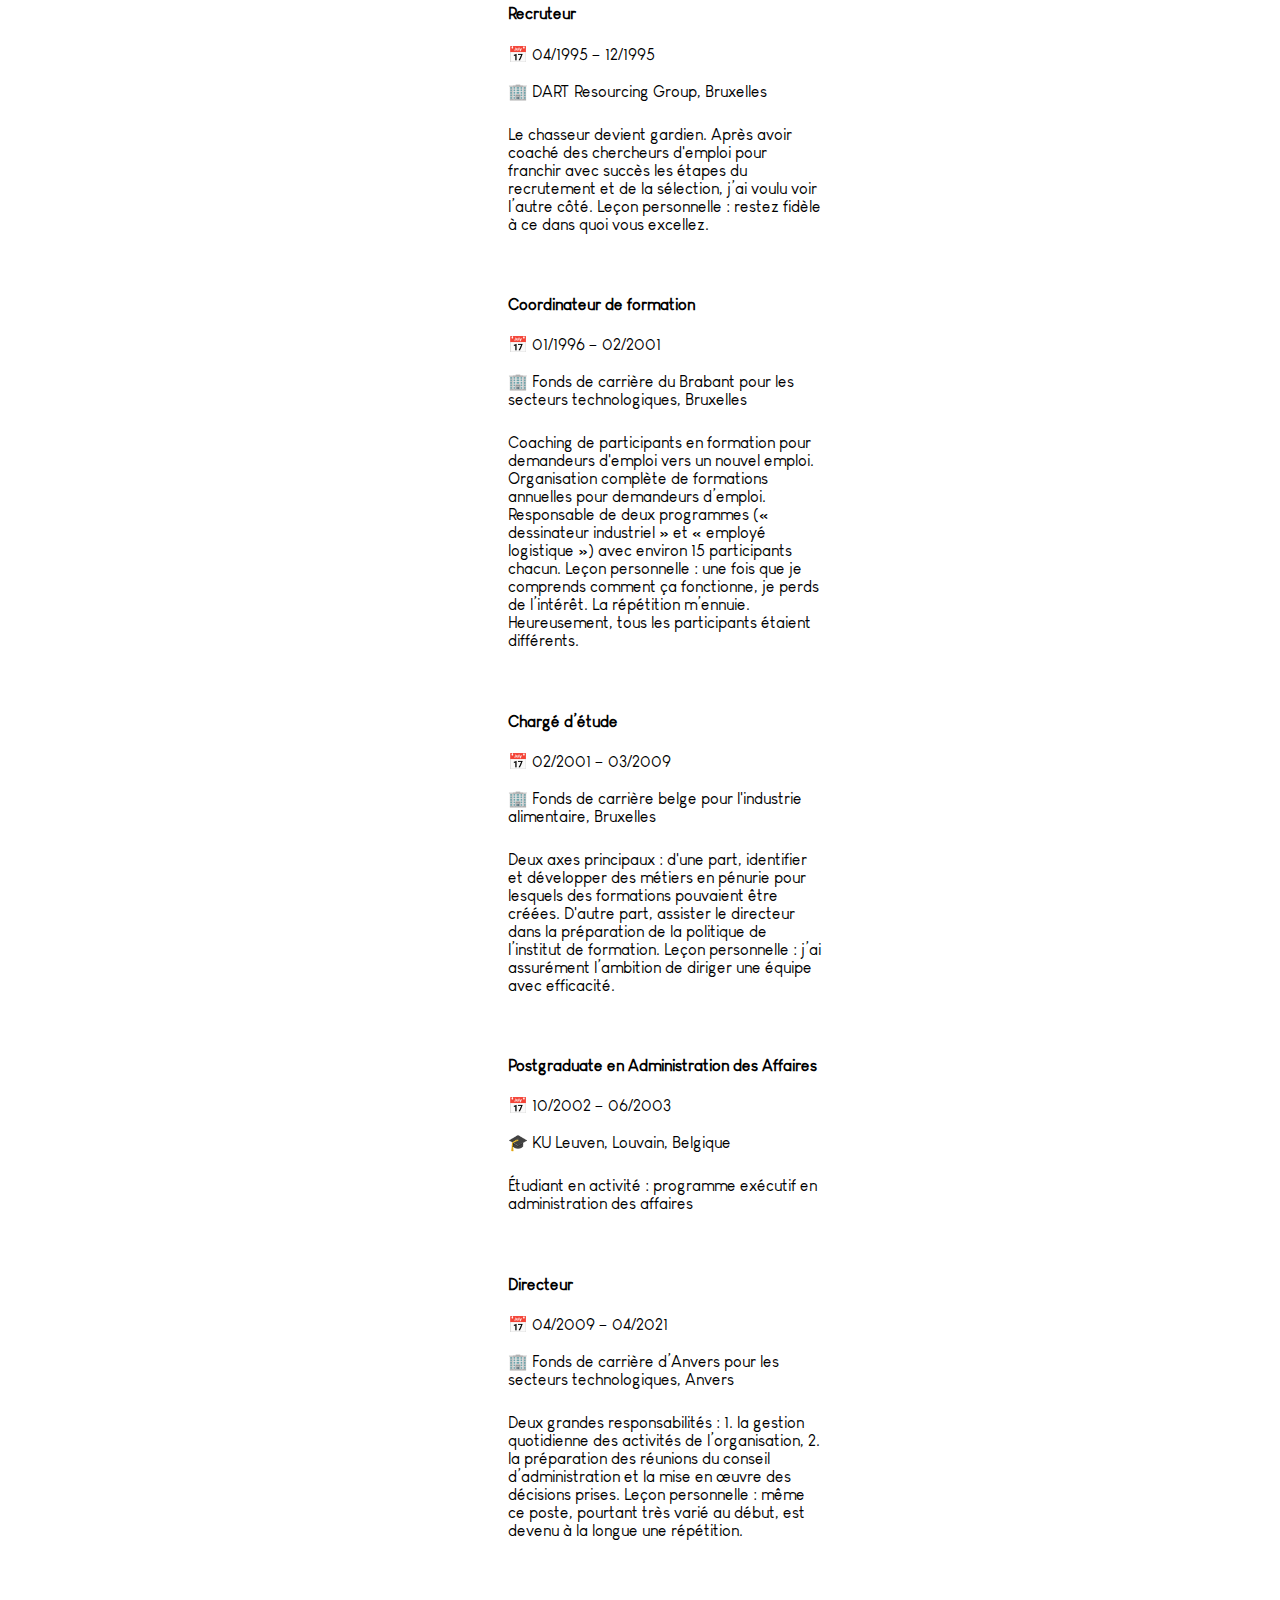
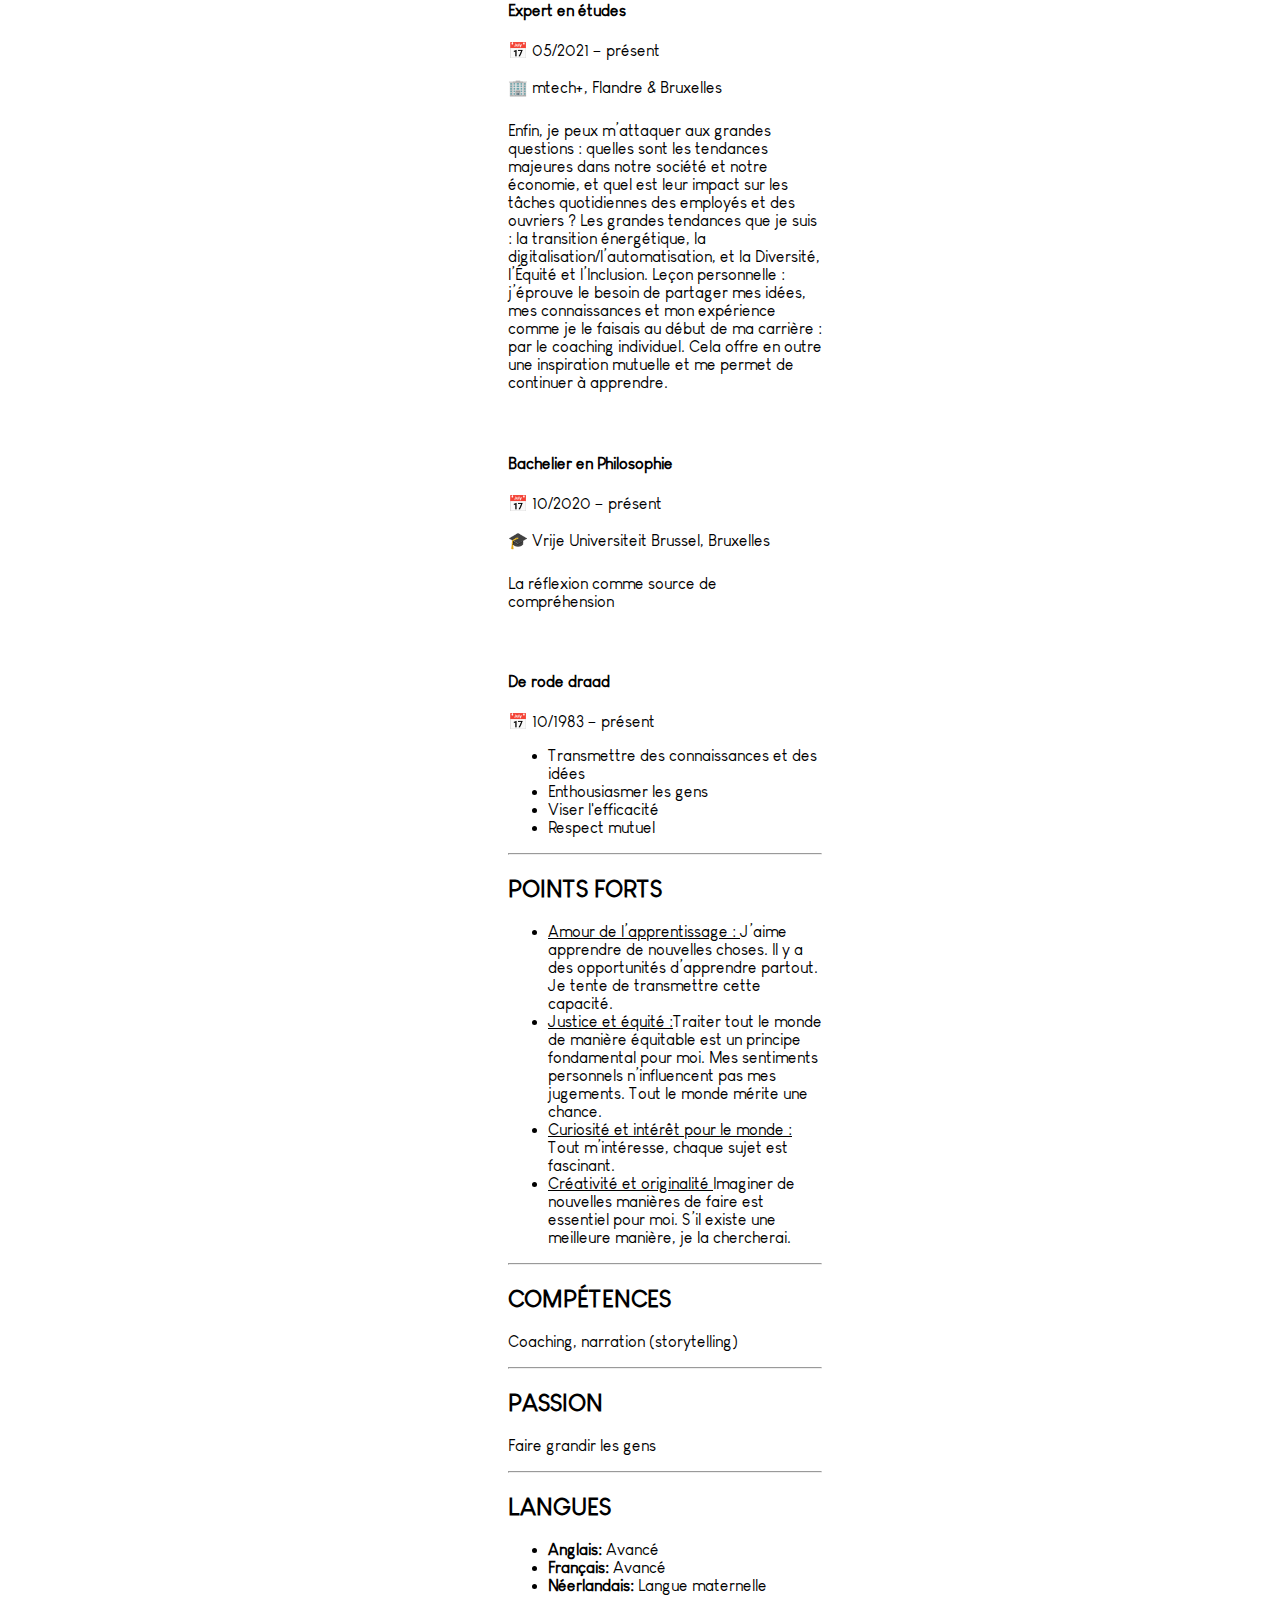
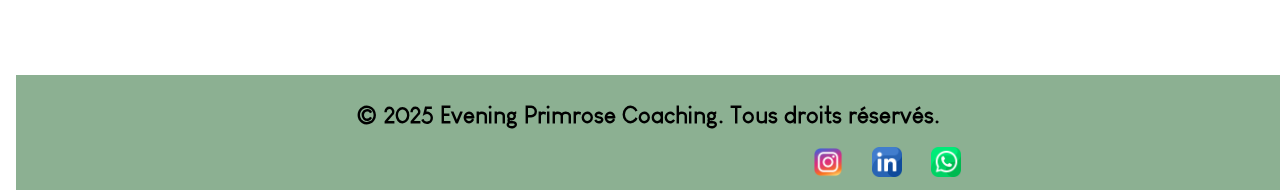
<file: CV-FR.html>
<!DOCTYPE html>
<html lang="en">
<head>
    <meta charset="UTF-8">
    <meta name="viewport" content="width=device-width, initial-scale=1.0">
    <title>CV</title>
     <link rel="icon" href="src/bloem.jpg"> <!--favicon-->
    <link rel="stylesheet" href="CV-FR.css">
     <link rel="stylesheet" href="https://cdnjs.cloudflare.com/ajax/libs/font-awesome/6.0.0/css/all.min.css">
</head>
<body>
<a id="top"></a>
<a href="#top" id="toTopBtn" title="Naar boven">↑</a>
    <!--nav menu-->
    <header>
        <nav class="nav-menu">
            <h1><a href="http://127.0.0.1:5500/index.html">Home</a></h1>
            <h1> <a href="http://127.0.0.1:5500/Aanbod.html">Offre</a></h1>
            <h1><a href="http://127.0.0.1:5500/Detail.html">Detail</a></h1>
            <h1 id="cv">CV</h1>
            <!--<h1>Referenties</h1>-->
        </nav>
    </header>

<!--talen-->
<div class="taal-menu">
    <a href="http://127.0.0.1:5500/CV.html">NL</a>
    <a href="http://127.0.0.1:5500/CV-FR.html">FR</a>
    <a href="http://127.0.0.1:5500/CV-ENG.html">ENG</a>
</div>

<!--ham menu-->

    
        <input type="checkbox" id="menu-toggle">
        <label for="menu-toggle" class="hamburger">
            <i class="fa fa-bars"></i>
            <img src="src/bloem.jpg" alt="Evening Primrose">
        </label>
        

    <nav class="ham-menu">
    <!-- Sluitknop -->
    <label for="menu-toggle" class="close-btn">
        <i class="fa fa-times"></i>
        <img src="src/bloem.jpg" class="logo-ham" alt="Evening Primrose">
    </label>
            <p>CARL VAN MOL</p>
            <p>+324 86 51 79 62</p>
            <p>carl.van.mol@gmail.com</p>
    <div class="nav-ham-menu">
        <h1> <a href="http://127.0.0.1:5500/index.html">Home</a></h1>
        <h1> <a href="http://127.0.0.1:5500/Aanbod.html">Offre</a></h1>
        <h1> <a href="http://127.0.0.1:5500/Detail.html">Detail</a></h1>
        <h1>CV</h1>
        <!--<h1>Referenties</h1>-->
    </div>
    </nav>


<!--CV-->
<img class="portret" src="src/portretfoto.png" alt="Carl van Mol">
<div class="cv-algemeen">
<h1>CARL VAN MOL</h1>
<hr>
<div class="intro">
<h2>LA RÉFLEXION COMME SOURCE DE COMPRÉHENSION.</h2>
<p>Coach de carrière expérimenté avec une solide expérience dans le secteur des ressources humaines. Compétent en gestion des personnes, outplacement, e-learning, coaching et job crafting. Professionnel confirmé avec un diplôme de troisième cycle en économie.</p>
</div>
<hr>
<h2>PARCOURS PROFESSIONNEL</h2>
<h4>Bachelier en Sciences de l'Éducation & Master en Psychologie du Travail et d’ Organisatio</h4>
<p>📅 10/1983 – 09/1990 <br><br>
🎓 KU Leuven, Louvain, Belgique <br><span class="extra-space"></span>
Partant de ma vision de l’individu, j’ai voulu aider les adultes à se développer. L’émancipation de chaque être humain était (et reste) mon objectif professionnel fondamental : aider les gens à devenir le capitaine de leur propre vie.</p><span class="extra-space"></span>
<h4>Consultant en outplacement</h4>
<p>📅 07/1992 – 12/1994 <br><br>
🏢 Curriculum Plus nv (services d’outplacement), Bruxelles <br><span class="extra-space"></span>
Relancer des personnes récemment licenciées (de la gestion du choc initial à la reconstruction de la confiance en soi et de l’espoir vers l’avenir, jusqu’au redémarrage réussi de leur carrière) me procurait une immense satisfaction. Mais certaines histoires ne peuvent jamais bien se terminer. Dans ces cas-là, il me manquait de l’expérience ou du recul face à certaines situations personnelles bouleversantes. J’étais trop jeune.
Leçon personnelle : aider les gens à mieux se comprendre et à mieux comprendre leur contexte afin de retrouver un fort sentiment de compétence ? Je sais faire ça !</p><span class="extra-space"></span>
<h4>Recruteur</h4>
<p>📅 04/1995 – 12/1995 <br><br>
🏢 DART Resourcing Group, Bruxelles <br><span class="extra-space"></span>
Le chasseur devient gardien. Après avoir coaché des chercheurs d'emploi pour franchir avec succès les étapes du recrutement et de la sélection, j’ai voulu voir l’autre côté.
Leçon personnelle : restez fidèle à ce dans quoi vous excellez.</p><span class="extra-space"></span>
<h4>Coordinateur de formation</h4>
<p>📅 01/1996 – 02/2001 <br><br>
🏢 Fonds de carrière du Brabant pour les secteurs technologiques, Bruxelles<br><span class="extra-space"></span>
Coaching de participants en formation pour demandeurs d'emploi vers un nouvel emploi. Organisation complète de formations annuelles pour demandeurs d’emploi. Responsable de deux programmes (« dessinateur industriel » et « employé logistique ») avec environ 15 participants chacun.
Leçon personnelle : une fois que je comprends comment ça fonctionne, je perds de l’intérêt. La répétition m’ennuie. Heureusement, tous les participants étaient différents.</p><span class="extra-space"></span>
<h4>Chargé d’étude</h4>
<p>📅 02/2001 – 03/2009 <br><br>
🏢  Fonds de carrière belge pour l'industrie alimentaire, Bruxelles<br><span class="extra-space"></span>
Deux axes principaux : d'une part, identifier et développer des métiers en pénurie pour lesquels des formations pouvaient être créées. D'autre part, assister le directeur dans la préparation de la politique de l’institut de formation.
Leçon personnelle : j’ai assurément l’ambition de diriger une équipe avec efficacité.</p><span class="extra-space"></span>
<h4>Postgraduate en Administration des Affaires</h4>
<p>📅 10/2002 – 06/2003 <br><br>
🎓 KU Leuven, Louvain, Belgique <br><span class="extra-space"></span>
Étudiant en activité : programme exécutif en administration des affaires</p><span class="extra-space"></span>
<h4>Directeur</h4>
<p>📅 04/2009 – 04/2021 <br><br>
🏢   Fonds de carrière d’Anvers pour les secteurs technologiques, Anvers<br><span class="extra-space"></span>
Deux grandes responsabilités : 1. la gestion quotidienne des activités de l’organisation, 2. la préparation des réunions du conseil d’administration et la mise en œuvre des décisions prises.
Leçon personnelle : même ce poste, pourtant très varié au début, est devenu à la longue une répétition.</p><span class="extra-space"></span>
<h4>Expert en études</h4>
<p>📅 05/2021 – présent <br><br>
🏢 mtech+, Flandre & Bruxelles <br><span class="extra-space"></span>
Enfin, je peux m’attaquer aux grandes questions : quelles sont les tendances majeures dans notre société et notre économie, et quel est leur impact sur les tâches quotidiennes des employés et des ouvriers ? Les grandes tendances que je suis : la transition énergétique, la digitalisation/l’automatisation, et la Diversité, l’Équité et l’Inclusion.
Leçon personnelle : j’éprouve le besoin de partager mes idées, mes connaissances et mon expérience comme je le faisais au début de ma carrière : par le coaching individuel. Cela offre en outre une inspiration mutuelle et me permet de continuer à apprendre.</p><span class="extra-space"></span>
<h4>Bachelier en Philosophie</h4>
<p>📅 10/2020 – présent <br><br>
🎓 Vrije Universiteit Brussel, Bruxelles <br><span class="extra-space"></span>
La réflexion comme source de compréhension</p><span class="extra-space"></span>
<h4>De rode draad</h4>
<p>📅 10/1983 – présent
<ul>
    <li>Transmettre des connaissances et des idées</li>
    <li>Enthousiasmer les gens</li>
    <li>Viser l'efficacité</li>
    <li>Respect mutuel</li></ul>
</p>
<hr>
<h2>POINTS FORTS</h2>
<p>
<ul>
    <li> <u>Amour de l’apprentissage : </u>J’aime apprendre de nouvelles choses. Il y a des opportunités d’apprendre partout. Je tente de transmettre cette capacité.</li>
    <li><u>Justice et équité :</u>Traiter tout le monde de manière équitable est un principe fondamental pour moi. Mes sentiments personnels n’influencent pas mes jugements. Tout le monde mérite une chance.</li>
    <li><u>Curiosité et intérêt pour le monde : </u>Tout m’intéresse, chaque sujet est fascinant.</li>
    <li><u>Créativité et originalité </u> Imaginer de nouvelles manières de faire est essentiel pour moi. S’il existe une meilleure manière, je la chercherai.</li></ul></p>
<hr>
<h2>COMPÉTENCES</h2>
<p>Coaching, narration (storytelling)</p>
<hr>
<h2>PASSION</h2>
<p>Faire grandir les gens</p>
<hr>
<h2>LANGUES</h2>
<p>
<ul>
<li><strong>Anglais:</strong> Avancé</li>
<li><strong>Français:</strong> Avancé</li>
<li><strong>Néerlandais: </strong>Langue maternelle</li></ul></p>
</div>
    
    
<!--footer-->
<footer>
    <h2 class="footer">&copy; 2025 Evening Primrose Coaching. Tous droits réservés.</h2>
    <div class="icons">
        <a href="https://www.instagram.com/"><img src="src/instagram.png" alt=""></a>
        <a href="https://www.linkedin.com/home"><img src="src/linkedin.png" alt=""></a>
        <a href="https://web.whatsapp.com/#"><img src="src/whatsapp.png" alt=""></a>
    </div>
</footer>
</body>
</html>
</file>
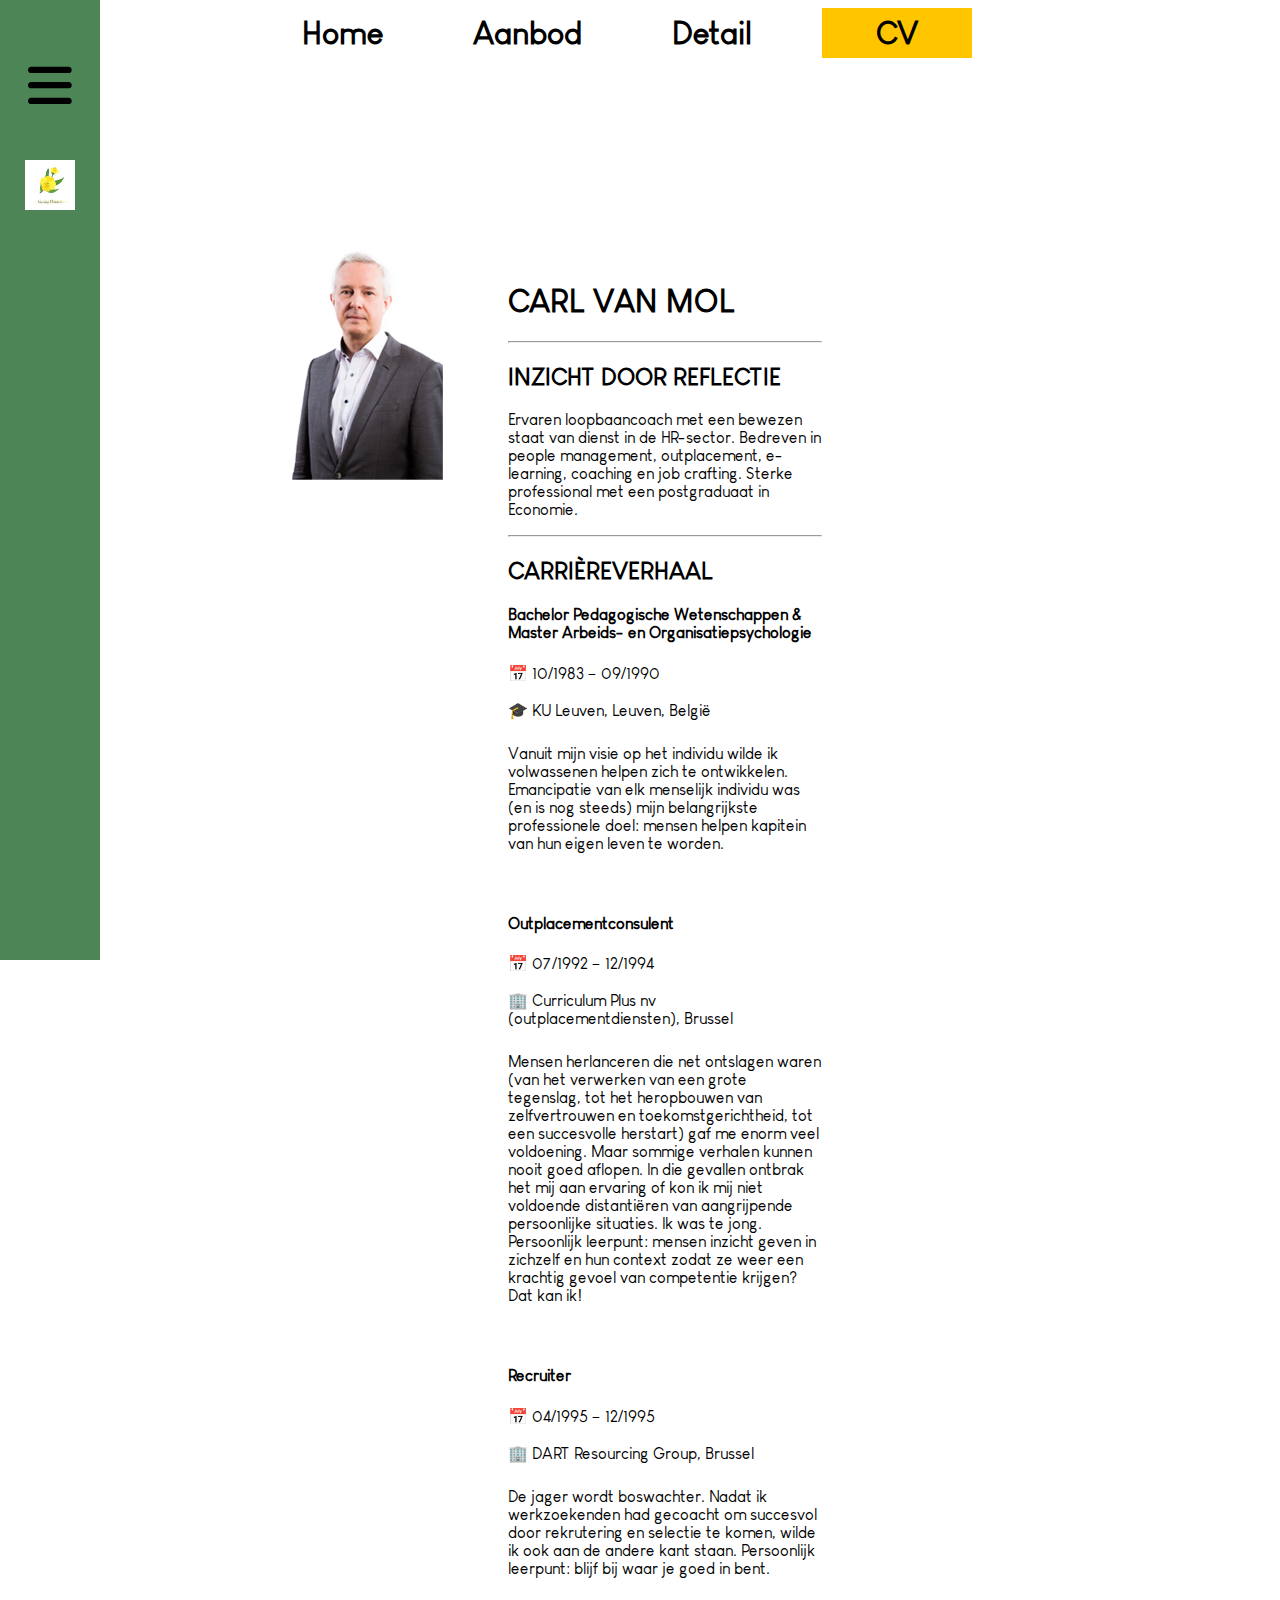
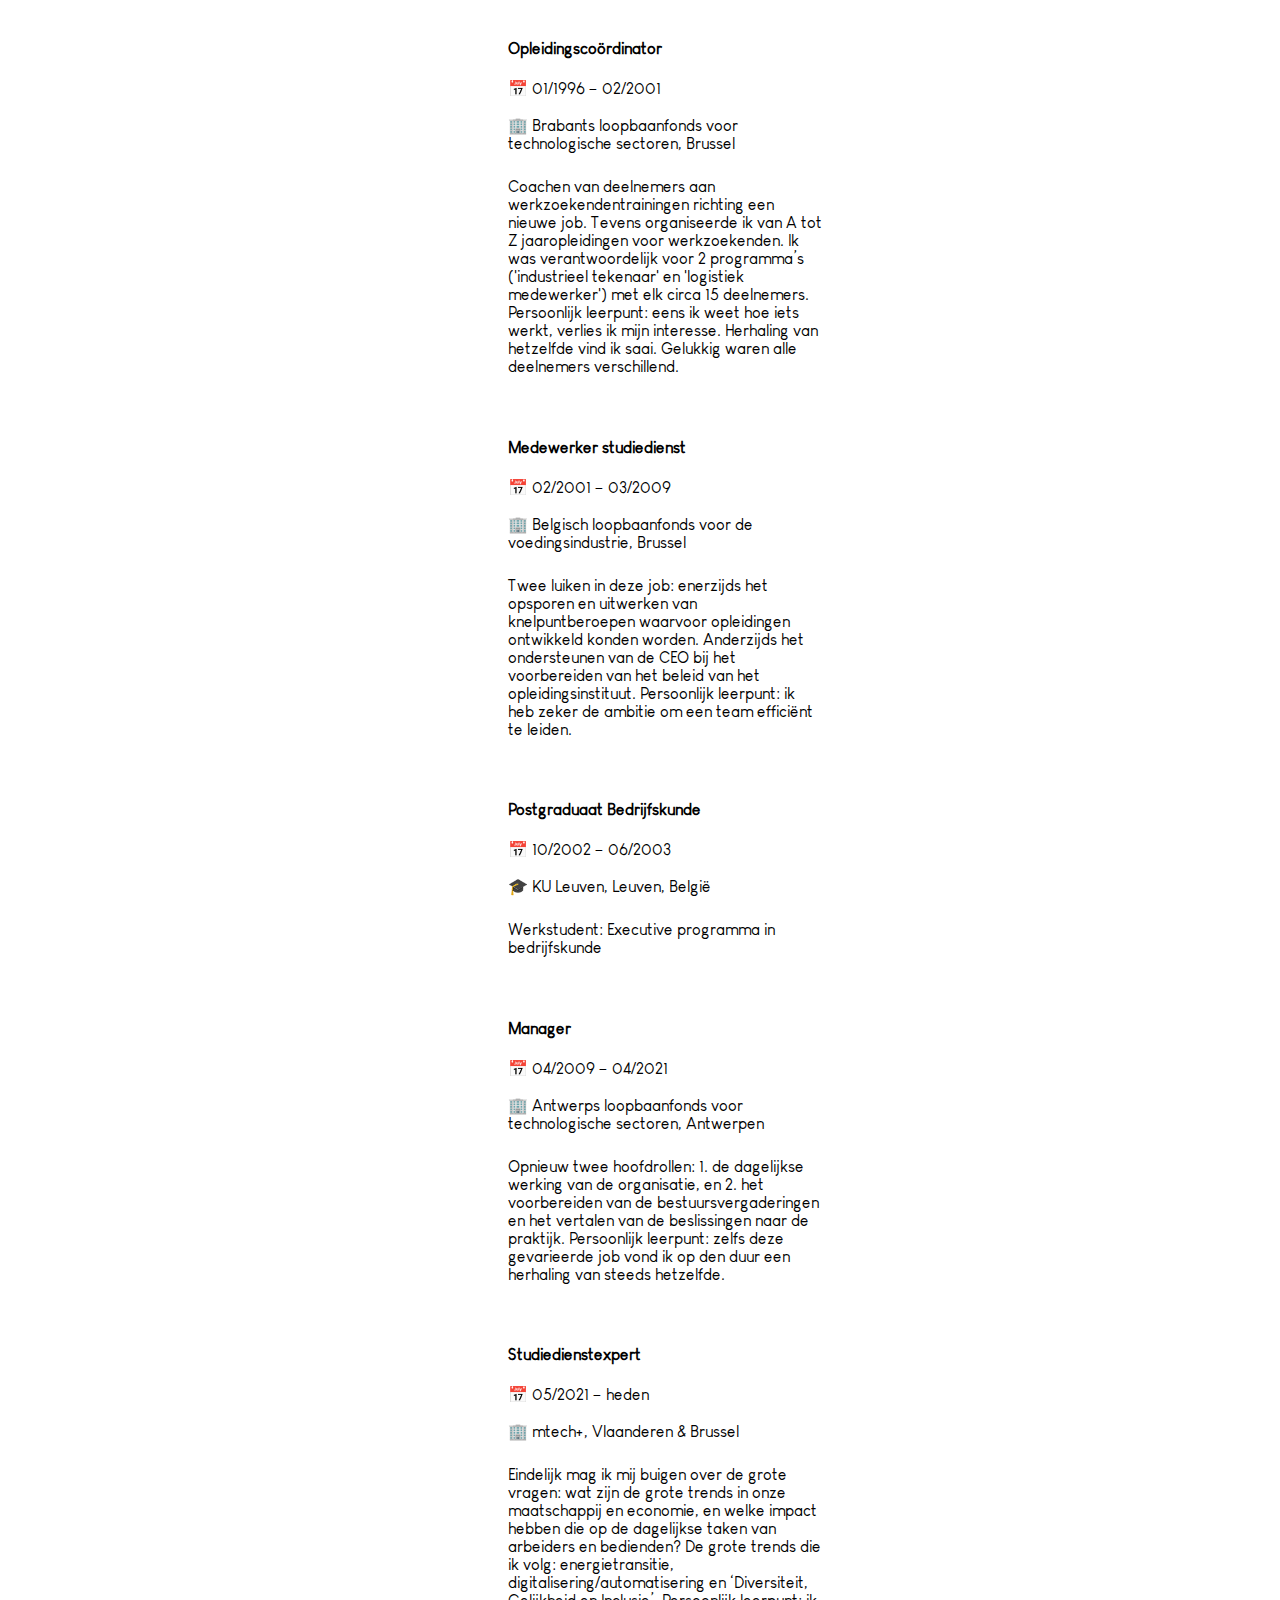
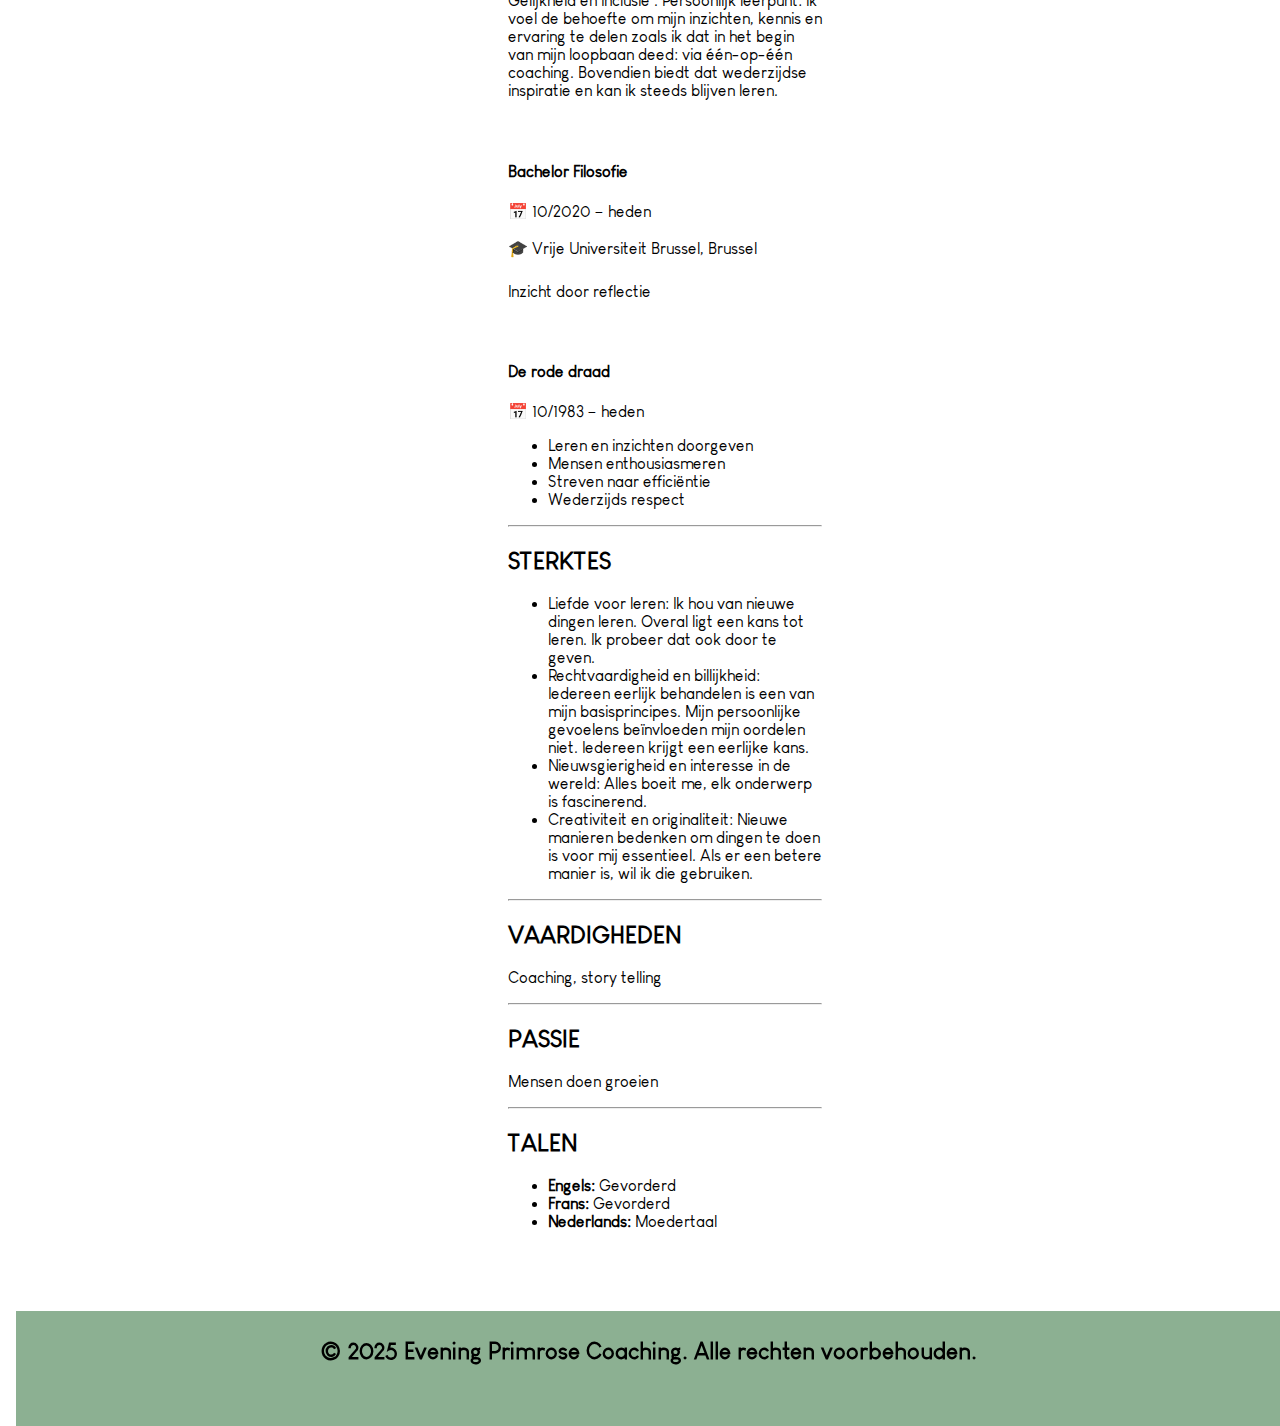
<file: CV.html>
<!DOCTYPE html>
<html lang="en">
<head>
    <meta charset="UTF-8">
    <meta name="viewport" content="width=device-width, initial-scale=1.0">
    <title>CV</title>
     <link rel="icon" href="src/bloem.jpg"> <!--favicon-->
    <link rel="stylesheet" href="CV.css">
     <link rel="stylesheet" href="https://cdnjs.cloudflare.com/ajax/libs/font-awesome/6.0.0/css/all.min.css">
</head>
<body>
    <!--nav menu-->
    <header>
        <nav class="nav-menu">
            <h1><a href="http://127.0.0.1:5500/index.html">Home</a></h1>
            <h1> <a href="http://127.0.0.1:5500/Aanbod.html">Aanbod</a></h1>
            <h1><a href="http://127.0.0.1:5500/Detail.html">Detail</a></h1>
            <h1 id="cv">CV</h1>
            <!--<h1>Referenties</h1>-->
        </nav>
    </header>

<!--ham menu-->

    
        <input type="checkbox" id="menu-toggle">
        <label for="menu-toggle" class="hamburger">
            <i class="fa fa-bars"></i>
            <img src="src/bloem.jpg" alt="Evening Primrose">
        </label>
        

    <nav class="ham-menu">
    <!-- Sluitknop -->
    <label for="menu-toggle" class="close-btn">
        <i class="fa fa-times"></i>
        <img src="src/bloem.jpg" class="logo-ham" alt="Evening Primrose">
    </label>
            <p>CARL VAN MOL</p>
            <p>+324 86 51 79 62</p>
            <p>carl.van.mol@gmail.com</p>
    <div class="nav-ham-menu">
        <h1> <a href="http://127.0.0.1:5500/index.html">Home</a></h1>
        <h1> <a href="http://127.0.0.1:5500/Aanbod.html">Aanbod</a></h1>
        <h1> <a href="http://127.0.0.1:5500/Detail.html">Detail</a></h1>
        <h1>CV</h1>
        <!--<h1>Referenties</h1>-->
    </div>
    </nav>

<!--CV-->
<img class="portret" src="src/portretfoto.png" alt="Carl van Mol">
<div class="cv-algemeen">
<h1>CARL VAN MOL</h1>
<hr>
<h2>INZICHT DOOR REFLECTIE</h2>
<p>Ervaren loopbaancoach met een bewezen staat van dienst in de HR-sector. Bedreven in people management, outplacement, e-learning, coaching en job crafting. Sterke professional met een postgraduaat in Economie.</p>
<hr>
<h2>CARRIÈREVERHAAL</h2>
<h4>Bachelor Pedagogische Wetenschappen & Master Arbeids- en Organisatiepsychologie</h4>
<p>📅 10/1983 – 09/1990 <br><br>
🎓 KU Leuven, Leuven, België <br><span class="extra-space"></span>
Vanuit mijn visie op het individu wilde ik volwassenen helpen zich te ontwikkelen. Emancipatie van elk menselijk individu was (en is nog steeds) mijn belangrijkste professionele doel: mensen helpen kapitein van hun eigen leven te worden.</p><span class="extra-space"></span>
<h4>Outplacementconsulent</h4>
<p>📅 07/1992 – 12/1994 <br><br>
🏢 Curriculum Plus nv (outplacementdiensten), Brussel <br><span class="extra-space"></span>
Mensen herlanceren die net ontslagen waren (van het verwerken van een grote tegenslag, tot het heropbouwen van zelfvertrouwen en toekomstgerichtheid, tot een succesvolle herstart) gaf me enorm veel voldoening. Maar sommige verhalen kunnen nooit goed aflopen. In die gevallen ontbrak het mij aan ervaring of kon ik mij niet voldoende distantiëren van aangrijpende persoonlijke situaties. Ik was te jong.
Persoonlijk leerpunt: mensen inzicht geven in zichzelf en hun context zodat ze weer een krachtig gevoel van competentie krijgen? Dat kan ik!</p><span class="extra-space"></span>
<h4>Recruiter</h4>
<p>📅 04/1995 – 12/1995 <br><br>
🏢 DART Resourcing Group, Brussel <br><span class="extra-space"></span>
De jager wordt boswachter. Nadat ik werkzoekenden had gecoacht om succesvol door rekrutering en selectie te komen, wilde ik ook aan de andere kant staan.
Persoonlijk leerpunt: blijf bij waar je goed in bent.</p><span class="extra-space"></span>
<h4>Opleidingscoördinator</h4>
<p>📅 01/1996 – 02/2001 <br><br>
🏢 Brabants loopbaanfonds voor technologische sectoren, Brussel <br><span class="extra-space"></span>
Coachen van deelnemers aan werkzoekendentrainingen richting een nieuwe job. Tevens organiseerde ik van A tot Z jaaropleidingen voor werkzoekenden. Ik was verantwoordelijk voor 2 programma’s ('industrieel tekenaar' en 'logistiek medewerker') met elk circa 15 deelnemers.
Persoonlijk leerpunt: eens ik weet hoe iets werkt, verlies ik mijn interesse. Herhaling van hetzelfde vind ik saai. Gelukkig waren alle deelnemers verschillend.</p><span class="extra-space"></span>
<h4>Medewerker studiedienst</h4>
<p>📅 02/2001 – 03/2009 <br><br>
🏢 Belgisch loopbaanfonds voor de voedingsindustrie, Brussel <br><span class="extra-space"></span>
Twee luiken in deze job: enerzijds het opsporen en uitwerken van knelpuntberoepen waarvoor opleidingen ontwikkeld konden worden. Anderzijds het ondersteunen van de CEO bij het voorbereiden van het beleid van het opleidingsinstituut.
Persoonlijk leerpunt: ik heb zeker de ambitie om een team efficiënt te leiden.</p><span class="extra-space"></span>
<h4>Postgraduaat Bedrijfskunde</h4>
<p>📅 10/2002 – 06/2003 <br><br>
🎓 KU Leuven, Leuven, België <br><span class="extra-space"></span>
Werkstudent: Executive programma in bedrijfskunde</p><span class="extra-space"></span>
<h4>Manager</h4>
<p>📅 04/2009 – 04/2021 <br><br>
🏢 Antwerps loopbaanfonds voor technologische sectoren, Antwerpen <br><span class="extra-space"></span>
Opnieuw twee hoofdrollen: 1. de dagelijkse werking van de organisatie, en 2. het voorbereiden van de bestuursvergaderingen en het vertalen van de beslissingen naar de praktijk.
Persoonlijk leerpunt: zelfs deze gevarieerde job vond ik op den duur een herhaling van steeds hetzelfde.</p><span class="extra-space"></span>
<h4>Studiedienstexpert</h4>
<p>📅 05/2021 – heden <br><br>
🏢 mtech+, Vlaanderen & Brussel <br><span class="extra-space"></span>
Eindelijk mag ik mij buigen over de grote vragen: wat zijn de grote trends in onze maatschappij en economie, en welke impact hebben die op de dagelijkse taken van arbeiders en bedienden? De grote trends die ik volg: energietransitie, digitalisering/automatisering en ‘Diversiteit, Gelijkheid en Inclusie’.
Persoonlijk leerpunt: ik voel de behoefte om mijn inzichten, kennis en ervaring te delen zoals ik dat in het begin van mijn loopbaan deed: via één-op-één coaching. Bovendien biedt dat wederzijdse inspiratie en kan ik steeds blijven leren.</p><span class="extra-space"></span>
<h4>Bachelor Filosofie</h4>
<p>📅 10/2020 – heden <br><br>
🎓 Vrije Universiteit Brussel, Brussel <br><span class="extra-space"></span>
Inzicht door reflectie</p><span class="extra-space"></span>
<h4>De rode draad</h4>
<p>📅 10/1983 – heden
<ul>
    <li>Leren en inzichten doorgeven</li>
    <li>Mensen enthousiasmeren</li>
    <li>Streven naar efficiëntie</li>
    <li>Wederzijds respect</li></ul>
</p>
<hr>
<h2>STERKTES</h2>
<p>
<ul>
    <li>Liefde voor leren: Ik hou van nieuwe dingen leren. Overal ligt een kans tot leren. Ik probeer dat ook door te geven.</li>
    <li>Rechtvaardigheid en billijkheid: Iedereen eerlijk behandelen is een van mijn basisprincipes. Mijn persoonlijke gevoelens beïnvloeden mijn oordelen niet. Iedereen krijgt een eerlijke kans.</li>
    <li>Nieuwsgierigheid en interesse in de wereld: Alles boeit me, elk onderwerp is fascinerend.</li>
    <li>Creativiteit en originaliteit: Nieuwe manieren bedenken om dingen te doen is voor mij essentieel. Als er een betere manier is, wil ik die gebruiken.</li></ul></p>
<hr>
<h2>VAARDIGHEDEN</h2>
<p>Coaching, story telling</p>
<hr>
<h2>PASSIE</h2>
<p>Mensen doen groeien</p>
<hr>
<h2>TALEN</h2>
<p>
<ul>
<li><strong>Engels:</strong> Gevorderd</li>
<li><strong>Frans:</strong> Gevorderd</li>
<li><strong>Nederlands: </strong>Moedertaal</li></ul></p>
</div>
    
    
<!--footer-->
<footer>
    <h2 class="footer">&copy; 2025 Evening Primrose Coaching. Alle rechten voorbehouden.</h2>
</footer>
</body>
</html>
</file>
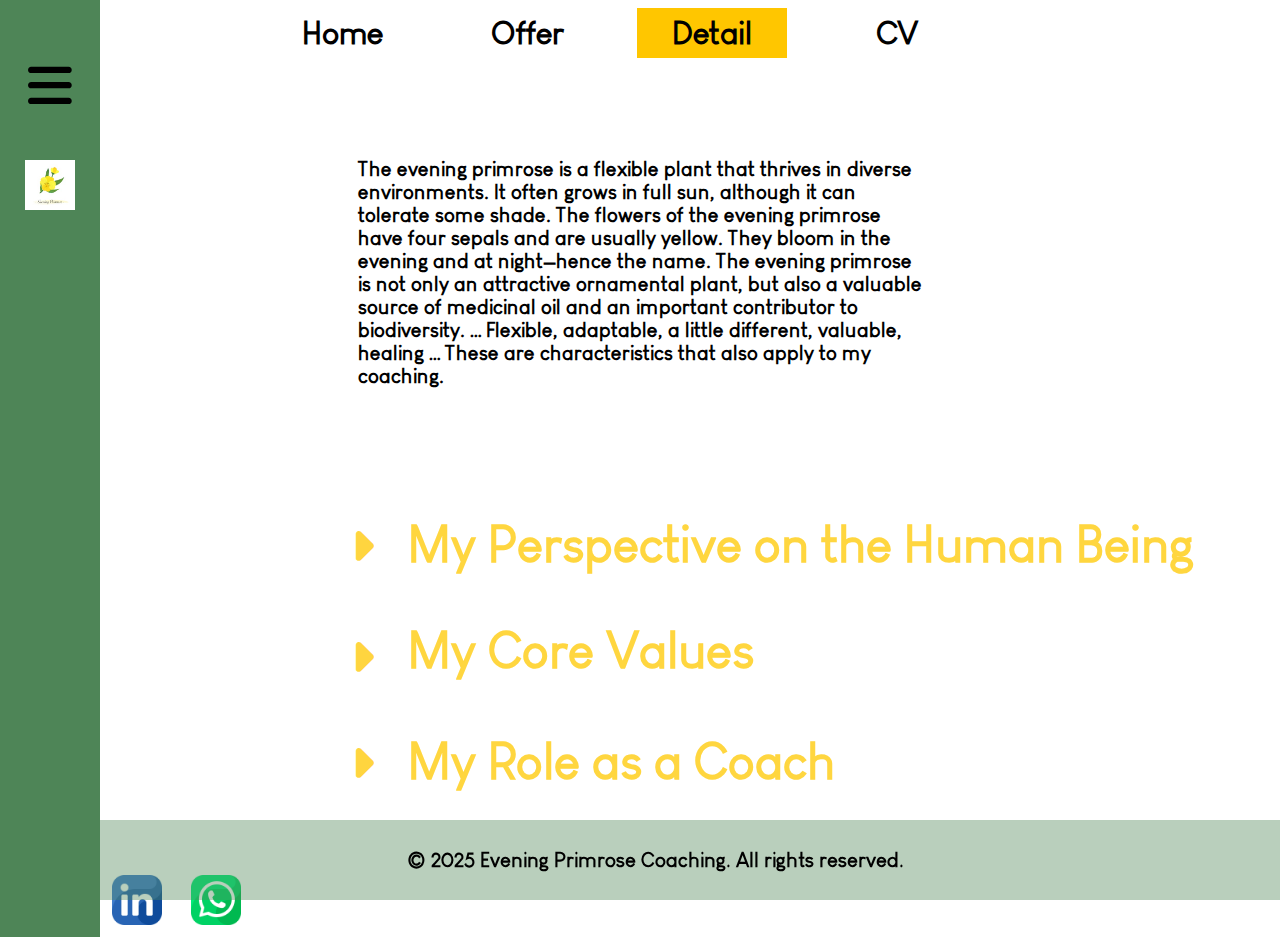
<file: Detail-ENG.html>
<!DOCTYPE html>
<html lang="en">
<head>
    <meta charset="UTF-8">
    <meta name="viewport" content="width=device-width, initial-scale=1.0">
    <title>Detail</title>
     <link rel="icon" href="src/bloem.jpg"> <!--favicon-->
    <link rel="stylesheet" href="Detail.css">
     <link rel="stylesheet" href="https://cdnjs.cloudflare.com/ajax/libs/font-awesome/6.0.0/css/all.min.css">
</head>
<body>
    <!--nav menu-->
    <header>
        <nav class="nav-menu">
            <h1> <a href="http://127.0.0.1:5500/index.html">Home</a></h1>
            <h1> <a href="http://127.0.0.1:5500/Aanbod.html">Offer</a></h1>
            <h1 id="Detail">Detail</h1>
            <h1> <a href="http://127.0.0.1:5500/CV.html">CV</a></h1>
            <!--<h1>Referenties</h1>-->
        </nav>
    </header>

<!--ham menu-->

    
        <input type="checkbox" id="menu-toggle">
        <label for="menu-toggle" class="hamburger">
            <i class="fa fa-bars"></i>
            <img src="src/bloem.jpg" alt="Evening Primrose">
        </label>
        

<nav class="ham-menu">
    <!-- Sluitknop -->
    <label for="menu-toggle" class="close-btn">
        <i class="fa fa-times"></i>
        <img src="src/bloem.jpg" class="logo-ham" alt="Evening Primrose">
    </label>
            <p>CARL VAN MOL</p>
            <p>+324 86 51 79 62</p>
            <p>carl.van.mol@gmail.com</p>
    <div class="nav-ham-menu">
        <h1><a href="http://127.0.0.1:5500/index.html">Home</a></h1>
        <h1> <a href="http://127.0.0.1:5500/Aanbod.html">Offer</a></h1>
        <h1>Detail</h1>
        <h1> <a href="http://127.0.0.1:5500/CV.html">CV</a></h1>
        <!--<h1>Referenties</h1>-->
    </div>
</nav>



<!--tekst intro-->
<h4 class="intro">The evening primrose is a flexible plant that thrives in diverse environments. It often grows in full sun, although it can tolerate some shade. The flowers of the evening primrose have four sepals and are usually yellow. They bloom in the evening and at night—hence the name. The evening primrose is not only an attractive ornamental plant, but also a valuable source of medicinal oil and an important contributor to biodiversity. … Flexible, adaptable, a little different, valuable, healing … These are characteristics that also apply to my coaching.</h4>

<!--tekst mijn visie-->

<input type="checkbox" id="text-toggle">
<label for="text-toggle" class="text-arrow1">
    <i class="fa fa-caret-right"></i>
</label>

<h1 class="title1">My Perspective on the Human Being</h1>

<h4 class="visie">My primary goal is to guide people in their personal development journey. I do so based on a specific view of the human being, which is central to my coaching practice and serves as my reference point as a coach. It forms the foundation of the professional relationship I build with my clients.<span class="extra-space"></span>
I see the human being as a complex entity that must develop four main aspects of its existence in harmony—like the four petals of an evening primrose:<span class="extra-space"></span>
<ol>
    <li>Biological being</li>
    <li>Spiritual being</li>
    <li>Psychological (individual) being</li>
    <li>Social being</li></ol><span class="extra-space"></span>
Together, these aspects form the core of what it means to be human, and they influence our lives and choices in unique ways. Body and consciousness are intertwined within our ‘self’. This self is not divisible into a ‘body’ and a ‘consciousness’ but is constantly shaped by the world around us. To clarify this, I will refer to it in uppercase (SELF) below. Each of these four aspects plays a crucial role in the development of the SELF, and I believe that meeting the needs of each area leads to balanced growth.<span class="extra-space"></span>
Human needs include biological factors such as oxygen, nutrition, and shelter; psychological needs like safety and autonomy; social needs such as relationships and reputation; and spiritual needs such as meaning and understanding one’s place in the world. How we fulfill these needs depends on the choices we make—based on our personal history—and it affects our further development.<span class="extra-space"></span>
In my coaching practice, I integrate these fundamental principles to help clients grow, evolve, and achieve their personal and professional goals.<span class="extra-space"></span>
<font size="5">Neo-behavioristisch perspectief</font><span class="extra-space"></span>
Ik houd een neo-behavioristisch perspectief aan op het individu als psychologisch wezen. Dit perspectief beschrijft het proces volgens het welke we ons gedragen:<span class="extra-space"></span>
<ol>
    <li><u>Stimulus:</u> We respond to both external and internal stimuli through our senses, and to thoughts.</li>
    <li><u>Processing</u> We process these stimuli through reflection (reason) or feeling (emotion and intuition), which leads to meaning-making.</li>
    <li><u>Response:</u> Our reactions to meaningful situations are the choices we make, based on our SELF at that moment. The nature of our responses may be extraverted or introverted, reflecting personal tendencies and traits. We may aim for control and management or for a live-and-let-live approach.</li></ol><span class="extra-space"></span>
<font size="5">Interaction and Society</font><span class="extra-space"></span>
Human beings do not live in isolation. We are part of a larger system, just as the evening primrose doesn’t produce a single flower but many, all growing on the same plant. I approach human collaboration and coexistence from a systems theory perspective. Our interactions with others, the material world, society, and our own identity form the context in which we live. We are all elements within a system, and human interaction is a continuous collaboration between all elements of that system.<span class="extra-space"></span>
The prisoner's dilemma offers a successful strategy for constructive interaction with others. This strategy follows three steps:<span class="extra-space"></span>
<ul>
    <li>When engaging with someone for the first time, always aim to cooperate (friendly behavior).</li>
    <li>If the other responds competitively, adjust your behavior accordingly (punishing behavior).</li>
    <li>As soon as the other person returns to cooperative behavior, respond likewise (forgiving behavior).</li></ul><span class="extra-space"></span>
In our pursuit of happiness, it is essential to act in a positive, constructive, solution-oriented, and balanced way. This contributes to our well-being and personal development. After all, we don’t live in isolation—we must cultivate constructive relationships. A third-party observer, such as a coach, can support us in improving how we build and maintain those relationships. Our well-being, personal growth, even the ecosystem we live in and our role in it all depend on these relationships. More often than not, when our behavior changes, our relationships change, and the system transforms.<span class="extra-space"></span>
<font size="5">Choices and Identity</font><span class="extra-space"></span>
Our identity is shaped by the choices we make. In daily life, we often act on autopilot—we know what to do and how to behave. But when we face challenges or crises, we need to analyze the situation, reflect on possible actions and outcomes, and then choose between them. These choices define who we are and how we grow. Whether we respond to external stimuli through observation or to internal ones through introspection, our responses are meaningful choices that form our identity.<span class="extra-space"></span>
Of course, we don’t make choices in a vacuum—we are shaped by our personal history and cultural environment, each of us in a particular place on this planet. Family, ethnicity, social class, gender, personal beliefs… all of this influences who we are. But we do have free will, and we can always choose differently.
</h4> 

<!--tekst levenswaarden-->
<input type="checkbox" id="text-toggle2">
<label for="text-toggle2" class="text-arrow2">
    <i class="fa fa-caret-right"></i>
    
</label>

<h1 class="title2">My Core Values</h1>
<h4 class="levenswaarden">My coaching philosophy is rooted in a set of deep values. These values guide me as a person and, by extension, as a coach:<span class="extra-space"></span>
<ul>
    <li><u>Reciprocity in relationships:</u> I believe in building mutually respectful relationships with my clients, based on open communication and trust.</li>
    <li><u>Self-reliance: </u> My goal is to enable clients to answer their life and career questions independently, to make their own decisions without constant support.</li>
    <li><u>Collaboration:</u> I believe in the power of cooperation and teamwork, as it fosters growth and development.</li>
    <li><u>Integrity</u> Honesty and transparency are central to my coaching practice—they form the foundation for informed decisions and meaningful change.</li>
    <li><u>Wonder:</u> Nurturing a sense of wonder for life and the world supports growth and personal development.</li>
    <li><u>Respectful opposition: </u> I value diverse perspectives. They lead to innovation and growth, which is why I encourage clients to think critically and challenge themselves.</li></ul></h4>

<!--tekst rol als coach-->
<input type="checkbox" id="text-toggle3">
<label for="text-toggle3" class="text-arrow3">
    <i class="fa fa-caret-right"></i>
</label>
<h1 class="title3">My Role as a Coach</h1>
<h4 class="rol">As a coach, I strive to positively impact every human being I interact with—clients, colleagues, suppliers, and others. My ultimate goal is to contribute to others' development and support their self-reliance. I see myself as a guide and companion in the process of personal and professional growth. My preferred method is Socratic questioning, in a non-judgmental and non-manipulative way.<span class="extra-space"></span>
I offer three coaching services, each tailored to a specific audience:<span class="extra-space"></span>
<ul>
    <li><u>Leadership coaching </u> for line managers or owner-managers of SMEs: I support professionals in leadership roles to make strategic decisions and reach career goals—e.g., the 45-year-old CEO of a medium-sized company struggling with work-life balance, or the 30-year-old startup founder dealing with rapidly growing responsibilities.</li>
    <li><u>Career discovery</u> for both early-career and experienced individuals with career questions: I help people seeking (new) direction to find their own path—e.g., the 50-year-old whose children have left home and who’s wondering what to do in this new life phase.</li>
    <li><u>Diversity, Equity, and Inclusion (DEI) coaching</u> for any professional facing DEI challenges: I believe in the power of diverse perspectives and experiences. Unfortunately, not everyone does. That’s why people sometimes need help creating a safe and respectful work environment—e.g., the 40-year-old production manager now tasked with managing growing tensions on the work floor. </li></ul><span class="extra-space"></span>
As a coach, I am fully committed to my clients. I will do everything I can to ensure high-quality coaching, focused on clearly defined goals. But I cannot override my clients’ free will. Their willingness, determination, and energy to grow and evolve are what drive the results.<span class="extra-space"></span>
In my coaching, I consider the four anchors of life: personal situation, relationships, (educational) history, and the labor market. These elements all play a crucial role in my clients' lives and careers, and I help them find a healthy balance between them.<span class="extra-space"></span>
I base my approach on scientifically validated methods and tools. This provides a strong foundation for coaching and enables my clients to make evidence-based decisions and develop effective strategies for personal and professional growth.<span class="extra-space"></span>
I choose the evening primrose as a symbol of a beautiful being—where each of the four sepals is developed in harmony with the other three. And the evening primrose is never just one flower. It’s many, growing together on the same plant and encouraging each other to flourish. This symbolizes the pursuit of balance and growth in all aspects of human life.
</h4>
    
<!--footer-->
<footer>
    <h2>&copy; 2025 Evening Primrose Coaching. All rights reserved.</h2>
    <div class="icons">
        <a href="https://www.instagram.com/"><img src="src/instagram.png" alt=""></a>
        <a href="https://www.linkedin.com/home"><img src="src/linkedin.png" alt=""></a>
        <a href="https://web.whatsapp.com/#"><img src="src/whatsapp.png" alt=""></a>
    </div>
</footer>
</body>
</html>
</file>
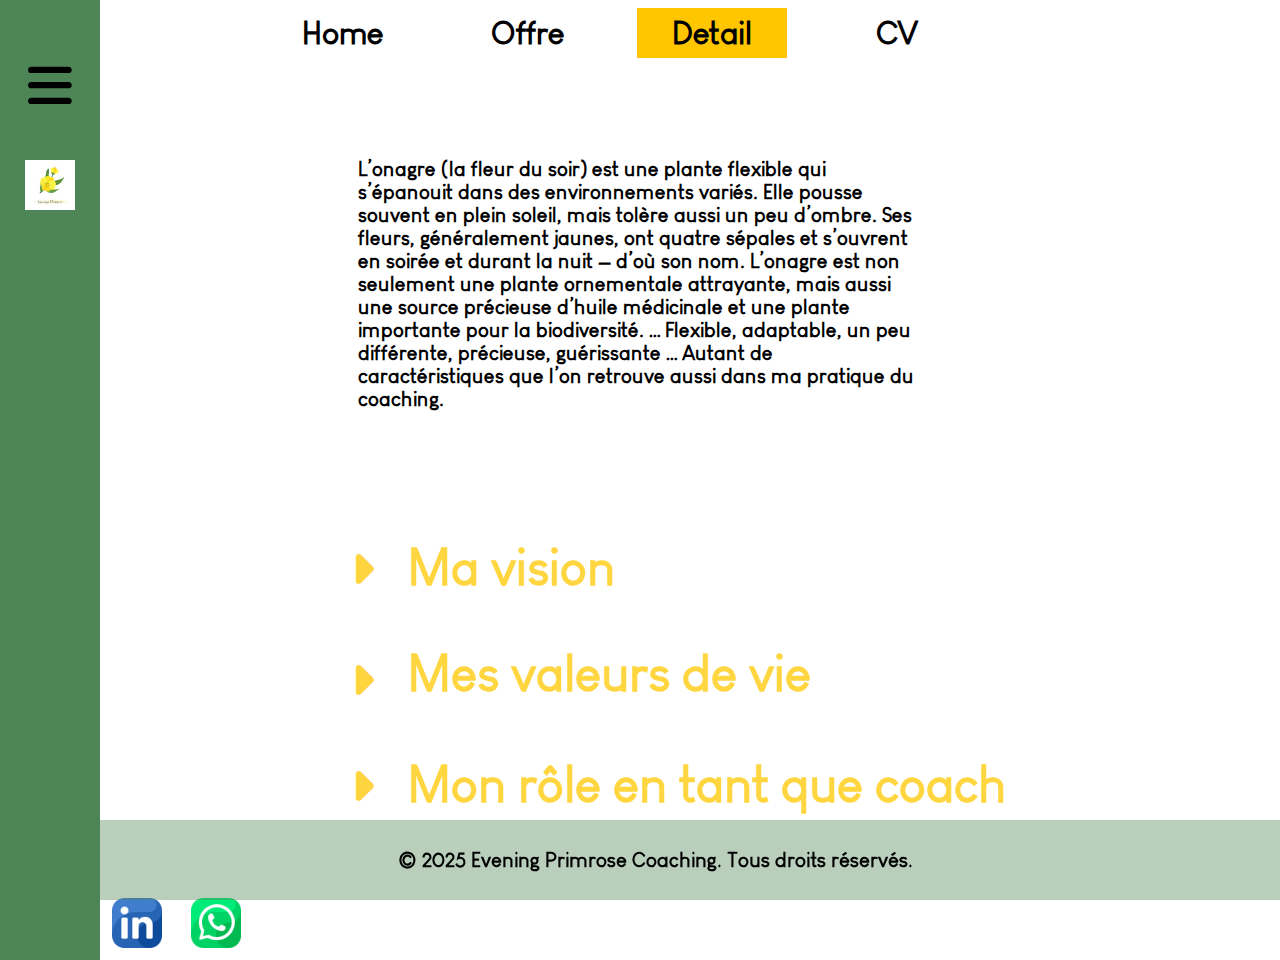
<file: Detail-FR.html>
<!DOCTYPE html>
<html lang="en">
<head>
    <meta charset="UTF-8">
    <meta name="viewport" content="width=device-width, initial-scale=1.0">
    <title>Detail</title>
     <link rel="icon" href="src/bloem.jpg"> <!--favicon-->
    <link rel="stylesheet" href="Detail.css">
     <link rel="stylesheet" href="https://cdnjs.cloudflare.com/ajax/libs/font-awesome/6.0.0/css/all.min.css">
</head>
<body>
    <!--nav menu-->
    <header>
        <nav class="nav-menu">
            <h1> <a href="http://127.0.0.1:5500/index.html">Home</a></h1>
            <h1> <a href="http://127.0.0.1:5500/Aanbod.html">Offre</a></h1>
            <h1 id="Detail">Detail</h1>
            <h1> <a href="http://127.0.0.1:5500/CV.html">CV</a></h1>
            <!--<h1>Referenties</h1>-->
        </nav>
    </header>

<!--ham menu-->

    
        <input type="checkbox" id="menu-toggle">
        <label for="menu-toggle" class="hamburger">
            <i class="fa fa-bars"></i>
            <img src="src/bloem.jpg" alt="Evening Primrose">
        </label>
        

<nav class="ham-menu">
    <!-- Sluitknop -->
    <label for="menu-toggle" class="close-btn">
        <i class="fa fa-times"></i>
        <img src="src/bloem.jpg" class="logo-ham" alt="Evening Primrose">
    </label>
            <p>CARL VAN MOL</p>
            <p>+324 86 51 79 62</p>
            <p>carl.van.mol@gmail.com</p>
    <div class="nav-ham-menu">
        <h1><a href="http://127.0.0.1:5500/index.html">Home</a></h1>
        <h1> <a href="http://127.0.0.1:5500/Aanbod.html">Aanbod</a></h1>
        <h1>Detail</h1>
        <h1> <a href="http://127.0.0.1:5500/CV.html">CV</a></h1>
        <!--<h1>Referenties</h1>-->
    </div>
</nav>



<!--tekst intro-->
<h4 class="intro">L’onagre (la fleur du soir) est une plante flexible qui s’épanouit dans des environnements variés. Elle pousse souvent en plein soleil, mais tolère aussi un peu d’ombre. Ses fleurs, généralement jaunes, ont quatre sépales et s’ouvrent en soirée et durant la nuit — d’où son nom. L’onagre est non seulement une plante ornementale attrayante, mais aussi une source précieuse d’huile médicinale et une plante importante pour la biodiversité.
… Flexible, adaptable, un peu différente, précieuse, guérissante …
Autant de caractéristiques que l’on retrouve aussi dans ma pratique du coaching.</h4>

<!--tekst mijn visie-->

<input type="checkbox" id="text-toggle">
<label for="text-toggle" class="text-arrow1">
    <i class="fa fa-caret-right"></i>
</label>

<h1 class="title1">Ma vision</h1>

<h4 class="visie">Mon objectif principal est d’accompagner les personnes dans leur processus de développement. Dans ce processus, je pars d’une vision spécifique de l’être humain qui est au cœur de ma pratique de coaching et qui constitue mon point de référence en tant que coach. Elle fonde la relation professionnelle que je construis avec mes clients.<span class="extra-space"></span>
Je considère l’être humain comme un être complexe qui doit développer en harmonie quatre dimensions principales de son existence, comme les quatre pétales d’une fleur d’onagre :<span class="extra-space"></span>
<ol>
    <li>L’être biologique</li>
    <li>L’être spirituel</li>
    <li>L’être psychologique (individuel)</li>
    <li>L’être social</li></ol><span class="extra-space"></span>
Ces aspects constituent ensemble le cœur de l’humanité et influencent notre vie et nos choix de manière unique. Le corps et la conscience sont intimement liés dans notre « soi ». Ce soi ne peut être divisé entre « corps » et « conscience » ; il est constamment influencé par le monde qui nous entoure. Pour plus de clarté, j’écrirai ce concept en majuscules (SOI) ci-dessous.<span class="extra-space"></span>
Chacune de ces quatre dimensions joue un rôle crucial dans le développement du SOI, et je suis convaincu que la satisfaction des besoins de chacune d’entre elles mène à une croissance équilibrée.<span class="extra-space"></span>
Les besoins humains incluent donc :<span class="extra-space"></span>
<ul>
    <li>des besoins biologiques (oxygène, alimentation, abri),</li>
    <li>des besoins psychologiques (sécurité, autonomie),</li>
    <li>des besoins sociaux (relations, réputation),</li>
    <li>des besoins spirituels (sens, compréhension de sa place dans le monde).</li>
</ul>
La manière dont nous répondons à ces besoins dépend de nos choix, façonnés par notre histoire personnelle, et influence notre développement futur.<span class="extra-space"></span>
Dans ma pratique de coaching, j’intègre ces principes fondamentaux afin d’aider mes clients à évoluer, à se développer et à atteindre leurs objectifs personnels et professionnels.<span class="extra-space"></span>
<font size="5">Perspective néo-comportementaliste</font><span class="extra-space"></span>
J’adopte une perspective néo-comportementaliste de l’individu en tant qu’être psychologique. Cette approche décrit le processus par lequel nos comportements se forment :<span class="extra-space"></span>
<ol>
    <li><u>Stimulus :</u>  Nous réagissons aux stimuli externes et internes via nos sens, mais aussi à nos pensées.</li>
    <li><u>Traitement :</u> Nous traitons ces stimuli par la réflexion (raison) ou par le ressenti (émotion et intuition), ce qui donne naissance à du sens.</li>
    <li><u>Réaction :</u> Nos réactions à des situations porteuses de sens sont les choix que nous faisons, basés sur notre SOI à ce moment-là. Ces réactions peuvent être extraverties ou introverties, selon nos tendances personnelles. Elles peuvent viser à contrôler et diriger, ou à vivre et laisser vivre.</li></ol><span class="extra-space"></span>
<font size="5">Interaction et société</font><span class="extra-space"></span>
L’être humain ne vit pas en isolement. Nous faisons partie d’un système plus vaste, tout comme l’onagre ne produit pas une seule fleur, mais plusieurs, poussant toutes sur la même plante. J’aborde les individus en société ou en collaboration à travers une perspective systémique. Nos interactions avec les autres, le monde matériel, la société et notre propre identité constituent le contexte dans lequel nous vivons. Nous sommes des éléments dans un système, et l’interaction humaine est une collaboration continue entre tous les éléments de ce système.<span class="extra-space"></span>
Le dilemme du prisonnier fournit une stratégie efficace pour interagir de manière constructive avec les autres. Cette stratégie suit trois étapes :<span class="extra-space"></span>
<ul>
    <li>Lors du premier contact avec autrui, viser toujours la coopération (comportement amical)</li>
    <li>Si l’autre adopte un comportement compétitif, ajuster son comportement en conséquence (comportement punitif)</li>
    <li>Dès que l’autre revient à un comportement coopératif, répondre de manière identique (comportement indulgent)</li></ul><span class="extra-space"></span>
Dans notre quête du bonheur, il est essentiel d’adopter un comportement positif, constructif, orienté vers les solutions et équilibré. Cela contribue à notre bien-être et à notre développement personnel. Puisque nous ne vivons pas isolés, nous devons construire des relations constructives. Un observateur externe, tel qu’un coach, peut nous aider à améliorer la façon dont nous développons et entretenons ces relations. Notre bien-être, notre épanouissement, l’écosystème dans lequel nous vivons et notre rôle dans celui-ci dépendent de ces relations. Très souvent, lorsque notre comportement change, nos relations changent, et le système se transforme.<span class="extra-space"></span>
<font size="5">Choix et identité</font><span class="extra-space"></span>
Notre identité se construit à travers les choix que nous faisons. Dans la vie quotidienne, nous agissons selon des routines sans devoir tout analyser. Nous savons ce que nous devons faire et comment nous comporter. Mais lorsque nous faisons face à des défis ou des crises, nous devons analyser la situation, réfléchir aux options possibles et à leurs conséquences. Ensuite, nous devons choisir entre ces options, et ces choix déterminent qui nous sommes et comment nous évoluons.<span class="extra-space"></span>
Que nous réagissions à des stimuli externes par l’observation ou à des stimuli internes par l’introspection, ces réponses sont des choix significatifs qui façonnent notre identité. Bien sûr, nous ne faisons pas ces choix dans un vide : nous sommes formés par notre histoire personnelle dans un espace culturel donné, à un endroit spécifique sur cette planète. Famille, ethnicité, classe sociale, genre, croyances personnelles… tout cela détermine qui nous sommes. Mais nous avons un libre arbitre et pouvons toujours choisir autrement.
</h4> 

<!--tekst levenswaarden-->
<input type="checkbox" id="text-toggle2">
<label for="text-toggle2" class="text-arrow2">
    <i class="fa fa-caret-right"></i>
    
</label>

<h1 class="title2">Mes valeurs de vie</h1>
<h4 class="levenswaarden">Ma philosophie de coaching repose sur une série de valeurs profondes. Ces valeurs me guident en tant que personne et donc en tant que coach :<span class="extra-space"></span>
<ul>
    <li><u>Réciprocité dans les relations :</u> Je crois en la construction de relations basées sur le respect mutuel, la communication ouverte et la confiance.</li>
    <li><u>Autonomie :</u>Mon objectif est de rendre mes clients capables de répondre eux-mêmes à leurs questions de vie et de carrière, de prendre des décisions sans dépendre de moi. </li>
    <li><u>Collaboration :</u>Je crois fermement à la force du travail d’équipe, qui stimule la croissance et le développement personnel. </li>
    <li><u>Honnêteté :</u>L’honnêteté et la transparence sont des valeurs fondamentales dans ma pratique, car elles permettent des décisions éclairées et des changements significatifs. </li>
    <li><u>Émerveillement :</u>Cultiver l’émerveillement pour la vie et le monde autour de nous favorise la croissance personnelle. </li>
    <li><u>Opposition respectueuse :</u> Je valorise la diversité des points de vue. Elle mène à l’innovation et à la croissance. J’encourage mes clients à penser de manière critique et à se remettre en question.</li></ul></h4>

<!--tekst rol als coach-->
<input type="checkbox" id="text-toggle3">
<label for="text-toggle3" class="text-arrow3">
    <i class="fa fa-caret-right"></i>
</label>
<h1 class="title3">Mon rôle en tant que coach</h1>
<h4 class="rol">En tant que coach, je m’efforce d’avoir un impact positif sur chaque personne avec qui j’interagis — clients, collaborateurs, fournisseurs, et autres. Mon but ultime est de contribuer au développement des autres et de renforcer leur autonomie. Je me vois comme un guide et un accompagnateur dans leur croissance personnelle et professionnelle.
Ma méthode préférée est l’interrogation socratique, pratiquée de manière non jugeante et non manipulatrice.<span class="extra-space"></span>
Je propose trois types de coaching, chacun destiné à un public spécifique :<span class="extra-space"></span>
<ul>
    <li><u>Accompagnement du leadership</u> pour managers ou dirigeants de PME : j’aide les professionnels en position de direction à prendre des décisions stratégiques et à atteindre leurs objectifs — par exemple, un CEO de 45 ans cherchant un meilleur équilibre vie pro/vie perso, ou une fondatrice de start-up de 30 ans confrontée à des responsabilités croissantes.</li>
    <li><u>Orientation de carrière</u> pour jeunes actifs et professionnels expérimentés en questionnement : j’aide mes clients à (re)trouver leur chemin professionnel — par exemple, un professionnel de 50 ans dont les enfants ont quitté le foyer, se demandant comment donner un nouveau sens à cette phase de vie.</li>
    <li><u>Coaching sur la Diversité, l’Équité et l’Inclusion (DEI)</u> pour tout professionnel confronté à des problématiques DEI : je crois en la richesse des perspectives diverses. Hélas, ce n’est pas le cas de tout le monde. C’est pourquoi certains ont besoin d’aide pour instaurer un climat de travail serein — comme un chef de production de 40 ans devant gérer des tensions croissantes au sein de son équipe.</li></ul><span class="extra-space"></span>
En tant que coach, je m’engage pleinement auprès de mes clients. Je ferai tout pour garantir un coaching de qualité, centré sur les objectifs définis. Mais je ne peux pas exercer leur libre arbitre à leur place. Leur volonté, leur motivation et leur énergie à grandir déterminent les résultats.<span class="extra-space"></span>
Dans ma pratique, je prends en compte les quatre ancrages de la vie : la situation personnelle, les relations, le parcours (scolaire) et le marché du travail. Ces éléments jouent tous un rôle crucial dans la vie et la carrière de mes clients. Je les aide à trouver un équilibre entre ces dimensions.<span class="extra-space"></span>
Je fonde mon approche sur des méthodes et outils validés scientifiquement. Cela offre une base solide pour le coaching et permet à mes clients de prendre des décisions éclairées et de développer des stratégies efficaces pour leur croissance personnelle et professionnelle.<span class="extra-space"></span>
Je choisis l’onagre comme symbole d’un être harmonieux, dont les quatre sépales sont également développés. Et l’onagre n’est pas une seule fleur : c’est une multitude de fleurs, qui poussent ensemble sur la même plante et se stimulent mutuellement à croître. Cela symbolise la recherche d’équilibre et de croissance dans toutes les dimensions de notre humanité.
</h4>
    
<!--footer-->
<footer>
    <h2>&copy; 2025 Evening Primrose Coaching. Tous droits réservés.</h2>
    <div class="icons">
        <a href="https://www.instagram.com/"><img src="src/instagram.png" alt=""></a>
        <a href="https://www.linkedin.com/home"><img src="src/linkedin.png" alt=""></a>
        <a href="https://web.whatsapp.com/#"><img src="src/whatsapp.png" alt=""></a>
    </div>
</footer>
</body>
</html>
</file>
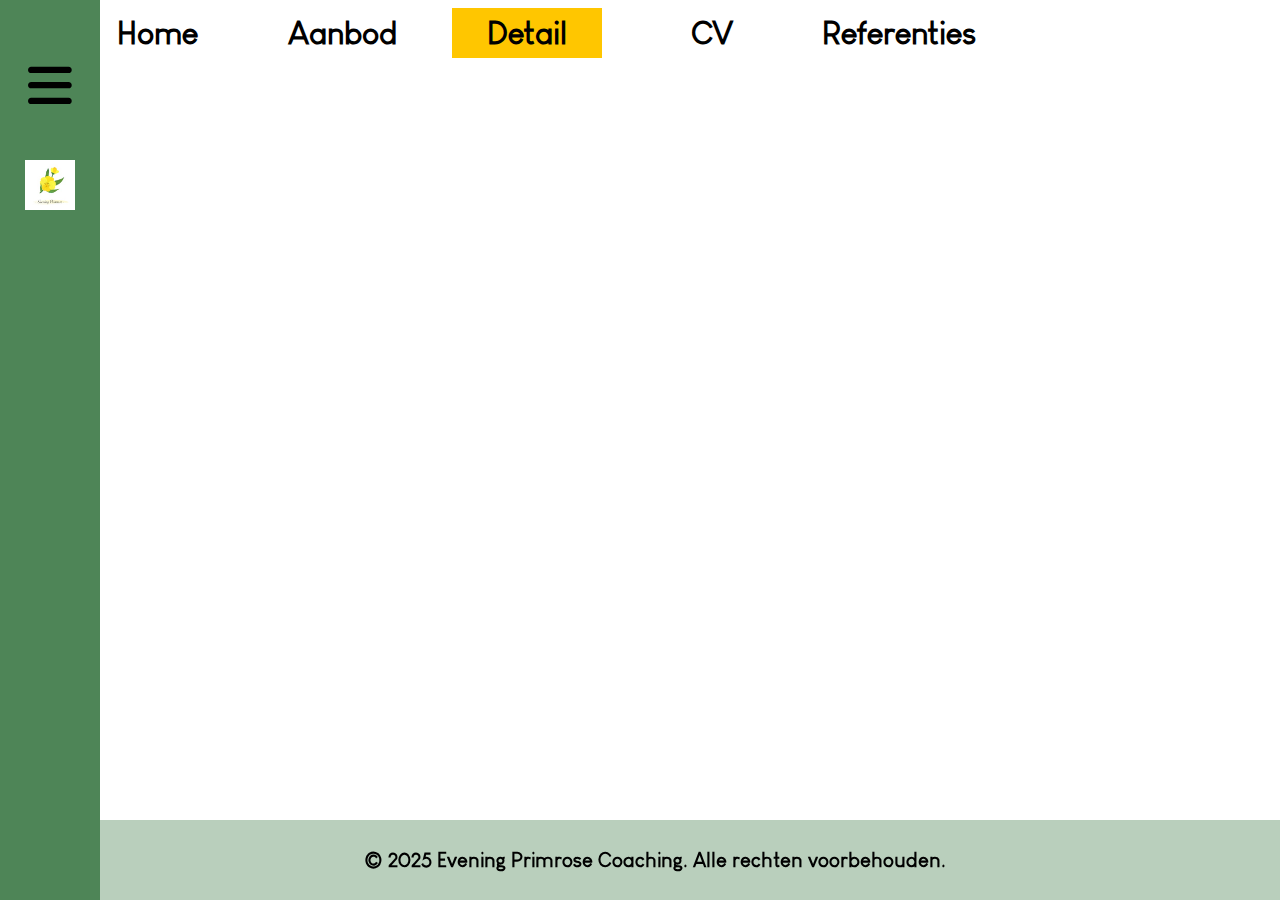
<file: Detail.html>
<!DOCTYPE html>
<html lang="en">
<head>
    <meta charset="UTF-8">
    <meta name="viewport" content="width=device-width, initial-scale=1.0">
    <title>Detail</title>
     <link rel="icon" href="src/bloem.jpg"> <!--favicon-->
    <link rel="stylesheet" href="Detail.css">
     <link rel="stylesheet" href="https://cdnjs.cloudflare.com/ajax/libs/font-awesome/6.0.0/css/all.min.css">
</head>
<body>
    <!--nav menu-->
    <header>
        <nav class="nav-menu">
            <h1> <a href="http://127.0.0.1:5500/index.html">Home</a></h1>
            <h1> <a href="http://127.0.0.1:5500/Aanbod.html">Aanbod</a></h1>
            <h1 id="Detail">Detail</h1>
            <h1> <a href="http://127.0.0.1:5500/CV.html">CV</a></h1>
            <h1>Referenties</h1>
        </nav>
    </header>

<!--ham menu-->

    
        <input type="checkbox" id="menu-toggle">
        <label for="menu-toggle" class="hamburger">
            <i class="fa fa-bars"></i>
            <img src="src/bloem.jpg" alt="Evening Primrose">
        </label>
        

    <nav class="ham-menu">
    <!-- Sluitknop -->
    <label for="menu-toggle" class="close-btn">
        <i class="fa fa-times"></i>
        <img src="src/bloem.jpg" class="logo-ham" alt="Evening Primrose">
    </label>
            <p>CARL VAN MOL</p>
            <p>+324 86 51 79 62</p>
            <p>carl.van.mol@gmail.com</p>
        </nav>
    
    
<!--footer-->
<footer>
    <h2>&copy; 2025 Evening Primrose Coaching. Alle rechten voorbehouden.</h2>
</footer>
</body>
</html>
</file>
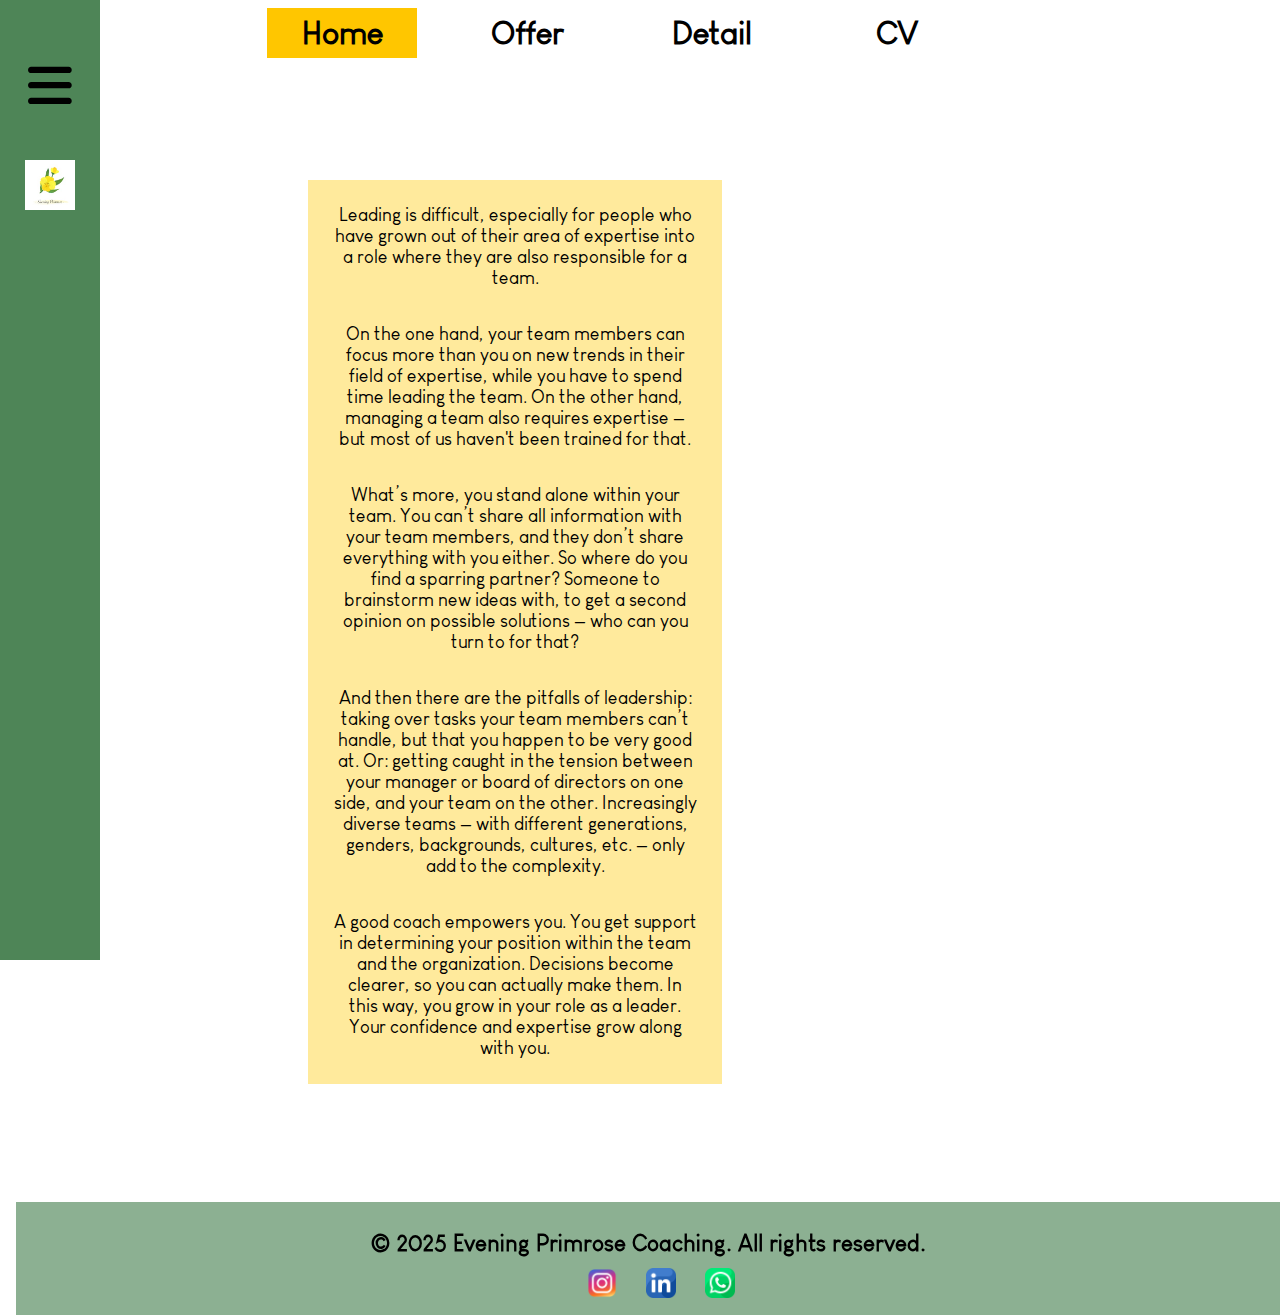
<file: index-ENG.html>
<!DOCTYPE html>
<html lang="en">
<head>
    <meta charset="UTF-8">
    <meta name="viewport" content="width=device-width, initial-scale=1.0">
    <title>Home page</title>
    <link rel="icon" href="src/bloem.jpg"> <!--favicon-->
    <link rel="stylesheet" href="style-ENG.css">
    <link rel="stylesheet" href="https://cdnjs.cloudflare.com/ajax/libs/font-awesome/6.0.0/css/all.min.css">

</head>
<body>
<!--nav menu-->
    <header>
        <nav class="nav-menu">
            <h1 id="home">Home</h1>
            <h1> <a href="http://127.0.0.1:5500/Aanbod.html">Offer</a></h1>
            <h1><a href="http://127.0.0.1:5500/Detail.html">Detail</a></h1>
            <h1> <a href="http://127.0.0.1:5500/CV.html">CV</a></h1>
            <!--<h1>Referenties</h1>-->
        </nav>
    </header>

<!--ham menu-->
    
    <input type="checkbox" id="menu-toggle">
        <label for="menu-toggle" class="hamburger">
            <i class="fa fa-bars"></i>
            <img src="src/bloem.jpg" alt="Evening Primrose">
        </label>
        
    
    <nav class="ham-menu">
    <!-- Sluitknop -->
    <label for="menu-toggle" class="close-btn">
        <i class="fa fa-times"></i>
        <img src="src/bloem.jpg" class="logo-ham" alt="Evening Primrose">
    </label>
            <p>CARL VAN MOL</p>
            <p>+324 86 51 79 62</p>
            <p>carl.van.mol@gmail.com</p>
    <div class="nav-ham-menu">
        <h1>Home</h1>
        <h1> <a href="http://127.0.0.1:5500/Aanbod.html">Aanbod</a></h1>
        <h1><a href="http://127.0.0.1:5500/Detail.html">Detail</a></h1>
        <h1> <a href="http://127.0.0.1:5500/CV.html">CV</a></h1>
        <!--<h1>Referenties</h1>-->
    </div>
    </nav>


<!--Foto-->
<img class="hoofd-img" src="src/hoofd-img.png" alt="">

<!--Tekst-->
<p class="tekst"> Leading is difficult, especially for people who have grown out of their area of expertise into a role where they are also responsible for a team.<span class="extra-space"></span>
On the one hand, your team members can focus more than you on new trends in their field of expertise, while you have to spend time leading the team. On the other hand, managing a team also requires expertise — but most of us haven't been trained for that.<span class="extra-space"></span>
What’s more, you stand alone within your team. You can’t share all information with your team members, and they don’t share everything with you either. So where do you find a sparring partner? Someone to brainstorm new ideas with, to get a second opinion on possible solutions — who can you turn to for that?<span class="extra-space"></span>
And then there are the pitfalls of leadership: taking over tasks your team members can’t handle, but that you happen to be very good at. Or: getting caught in the tension between your manager or board of directors on one side, and your team on the other. Increasingly diverse teams — with different generations, genders, backgrounds, cultures, etc. — only add to the complexity.<span class="extra-space"></span>
A good coach empowers you. You get support in determining your position within the team and the organization. Decisions become clearer, so you can actually make them. In this way, you grow in your role as a leader. Your confidence and expertise grow along with you.
</p>
    
<!--footer-->
<footer>
    <h2>&copy; 2025 Evening Primrose Coaching. All rights reserved.</h2>
    <div class="icons">
        <a href="https://www.instagram.com/"><img src="src/instagram.png" alt=""></a>
        <a href="https://www.linkedin.com/home"><img src="src/linkedin.png" alt=""></a>
        <a href="https://web.whatsapp.com/#"><img src="src/whatsapp.png" alt=""></a>
    </div>
</footer>
</body>
</html>
</file>
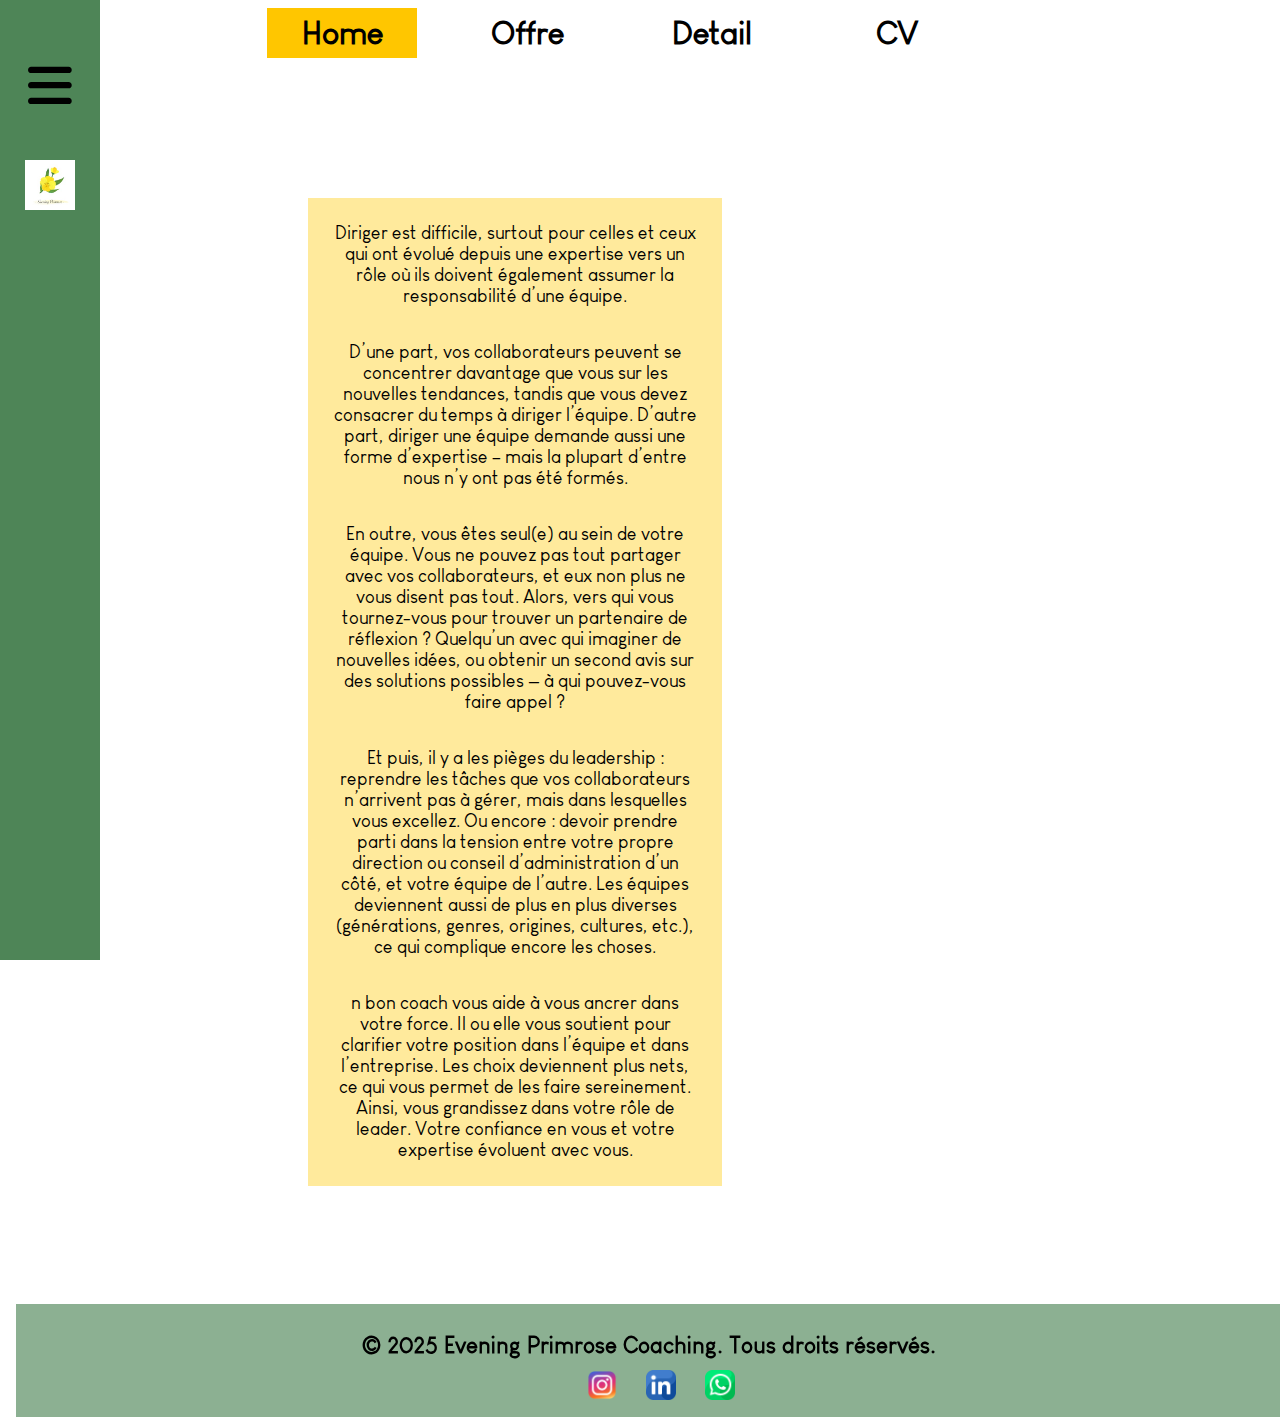
<file: index-FR.html>
<!DOCTYPE html>
<html lang="en">
<head>
    <meta charset="UTF-8">
    <meta name="viewport" content="width=device-width, initial-scale=1.0">
    <title>Page d'acceuil</title>
    <link rel="icon" href="src/bloem.jpg"> <!--favicon-->
    <link rel="stylesheet" href="style-FR.css">
    <link rel="stylesheet" href="https://cdnjs.cloudflare.com/ajax/libs/font-awesome/6.0.0/css/all.min.css">

</head>
<body>
<!--nav menu-->
    <header>
        <nav class="nav-menu">
            <h1 id="home">Home</h1>
            <h1> <a href="http://127.0.0.1:5500/Aanbod.html">Offre</a></h1>
            <h1><a href="http://127.0.0.1:5500/Detail.html">Detail</a></h1>
            <h1> <a href="http://127.0.0.1:5500/CV.html">CV</a></h1>
            <!--<h1>Referenties</h1>-->
        </nav>
    </header>

<!--talen-->
<div class="taal-menu">
    <a href="http://127.0.0.1:5500/index.html">NL</a>
    <a href="http://127.0.0.1:5500/index-FR.html">FR</a>
    <a href="http://127.0.0.1:5500/index-ENG.html">ENG</a>
</div>

<!--ham menu-->
    
    <input type="checkbox" id="menu-toggle">
        <label for="menu-toggle" class="hamburger">
            <i class="fa fa-bars"></i>
            <img src="src/bloem.jpg" alt="Evening Primrose">
        </label>
        
    
    <nav class="ham-menu">
    <!-- Sluitknop -->
    <label for="menu-toggle" class="close-btn">
        <i class="fa fa-times"></i>
        <img src="src/bloem.jpg" class="logo-ham" alt="Evening Primrose">
    </label>
            <p>CARL VAN MOL</p>
            <p>+324 86 51 79 62</p>
            <p>carl.van.mol@gmail.com</p>
    <div class="nav-ham-menu">
        <h1>Home</h1>
        <h1> <a href="http://127.0.0.1:5500/Aanbod.html">Offre</a></h1>
        <h1><a href="http://127.0.0.1:5500/Detail.html">Detail</a></h1>
        <h1> <a href="http://127.0.0.1:5500/CV.html">CV</a></h1>
        <!--<h1>Referenties</h1>-->
    </div>
    </nav>


<!--Foto-->
<img class="hoofd-img" src="src/hoofd-img.png" alt="">

<!--Tekst-->
<p class="tekst"> Diriger est difficile, surtout pour celles et ceux qui ont évolué depuis une expertise vers un rôle où ils doivent également assumer la responsabilité d’une équipe.<span class="extra-space"></span>
 D’une part, vos collaborateurs peuvent se concentrer davantage que vous sur les nouvelles tendances, tandis que vous devez consacrer du temps à diriger l’équipe. D’autre part, diriger une équipe demande aussi une forme d’expertise – mais la plupart d’entre nous n’y ont pas été formés.<span class="extra-space"></span>
En outre, vous êtes seul(e) au sein de votre équipe. Vous ne pouvez pas tout partager avec vos collaborateurs, et eux non plus ne vous disent pas tout. Alors, vers qui vous tournez-vous pour trouver un partenaire de réflexion ? Quelqu’un avec qui imaginer de nouvelles idées, ou obtenir un second avis sur des solutions possibles — à qui pouvez-vous faire appel ?<span class="extra-space"></span>
Et puis, il y a les pièges du leadership : reprendre les tâches que vos collaborateurs n’arrivent pas à gérer, mais dans lesquelles vous excellez. Ou encore : devoir prendre parti dans la tension entre votre propre direction ou conseil d’administration d’un côté, et votre équipe de l’autre. Les équipes deviennent aussi de plus en plus diverses (générations, genres, origines, cultures, etc.), ce qui complique encore les choses.<span class="extra-space"></span>
n bon coach vous aide à vous ancrer dans votre force. Il ou elle vous soutient pour clarifier votre position dans l’équipe et dans l’entreprise. Les choix deviennent plus nets, ce qui vous permet de les faire sereinement. Ainsi, vous grandissez dans votre rôle de leader. Votre confiance en vous et votre expertise évoluent avec vous.
</p>
    
<!--footer-->
<footer>
    <h2>&copy; 2025 Evening Primrose Coaching. Tous droits réservés.</h2>
    <div class="icons">
        <a href="https://www.instagram.com/"><img src="src/instagram.png" alt=""></a>
        <a href="https://www.linkedin.com/home"><img src="src/linkedin.png" alt=""></a>
        <a href="https://web.whatsapp.com/#"><img src="src/whatsapp.png" alt=""></a>
    </div>
</footer>
</body>
</html>
</file>
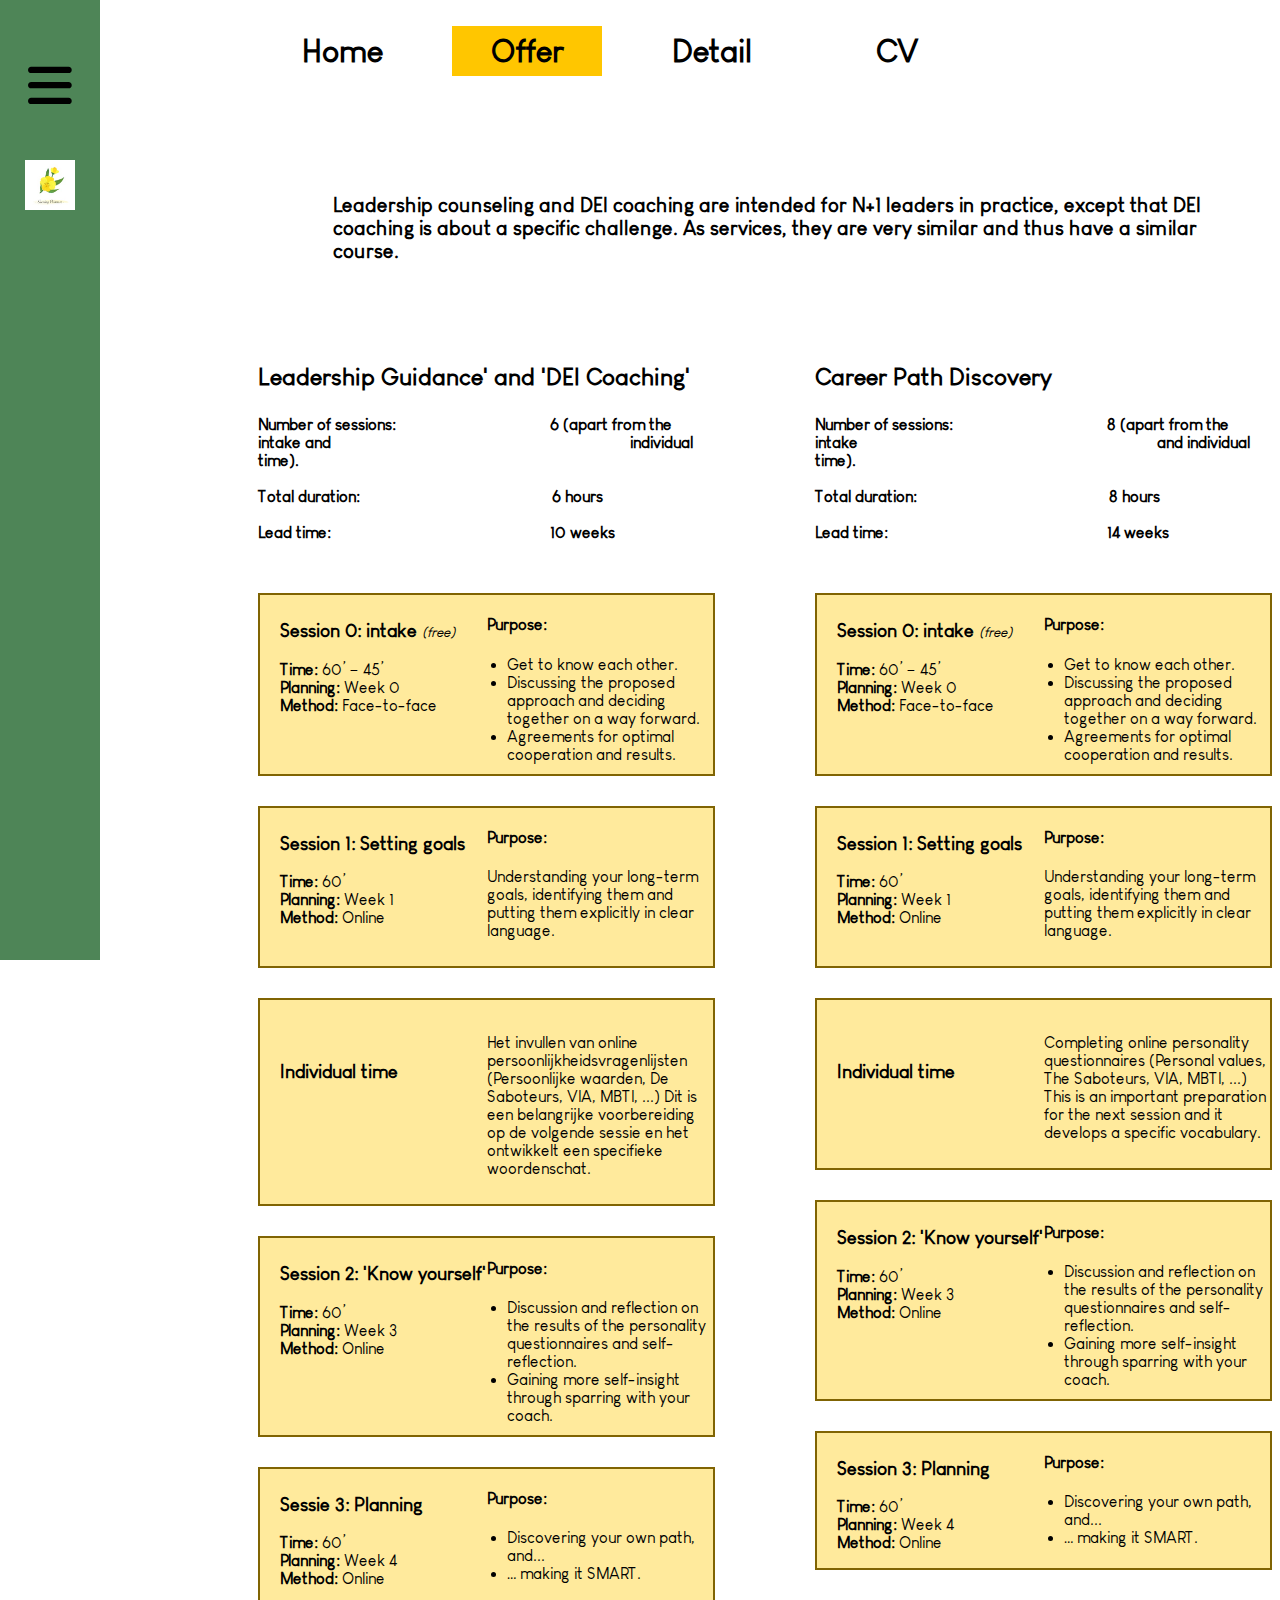
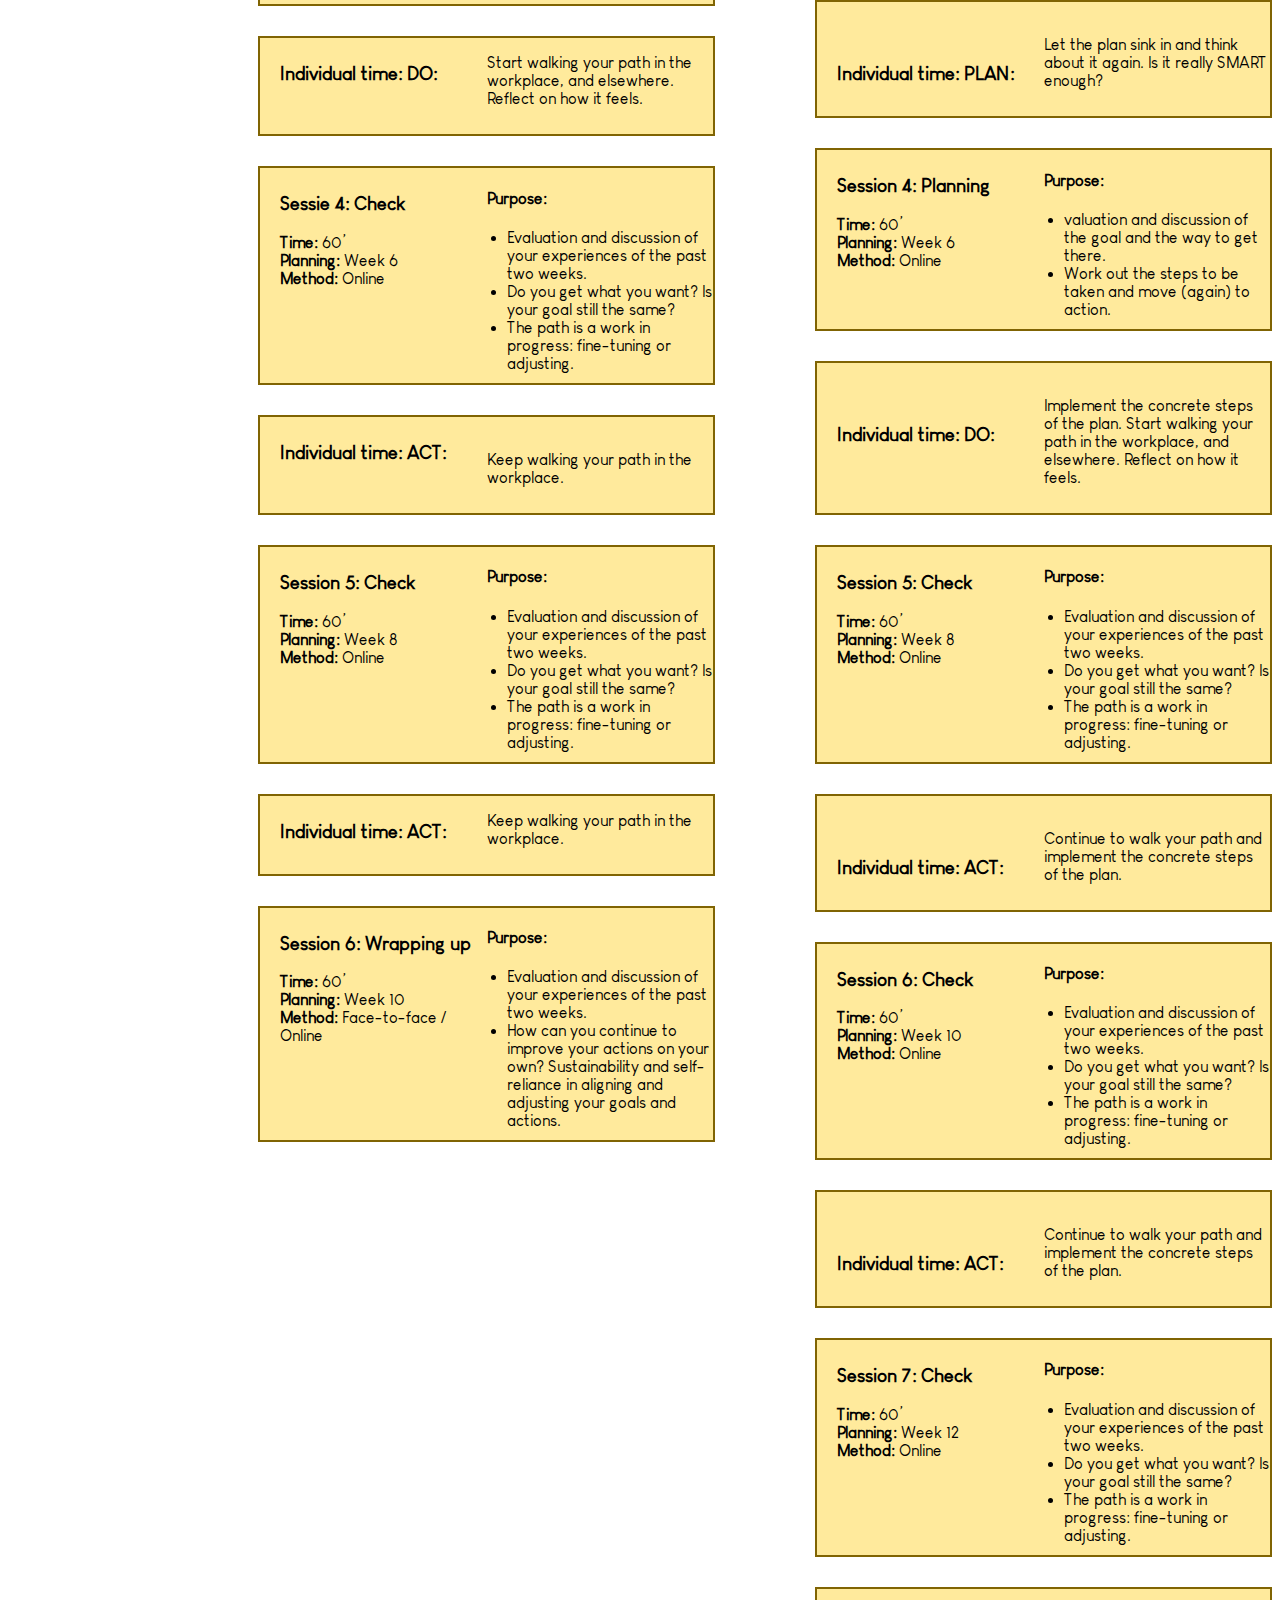
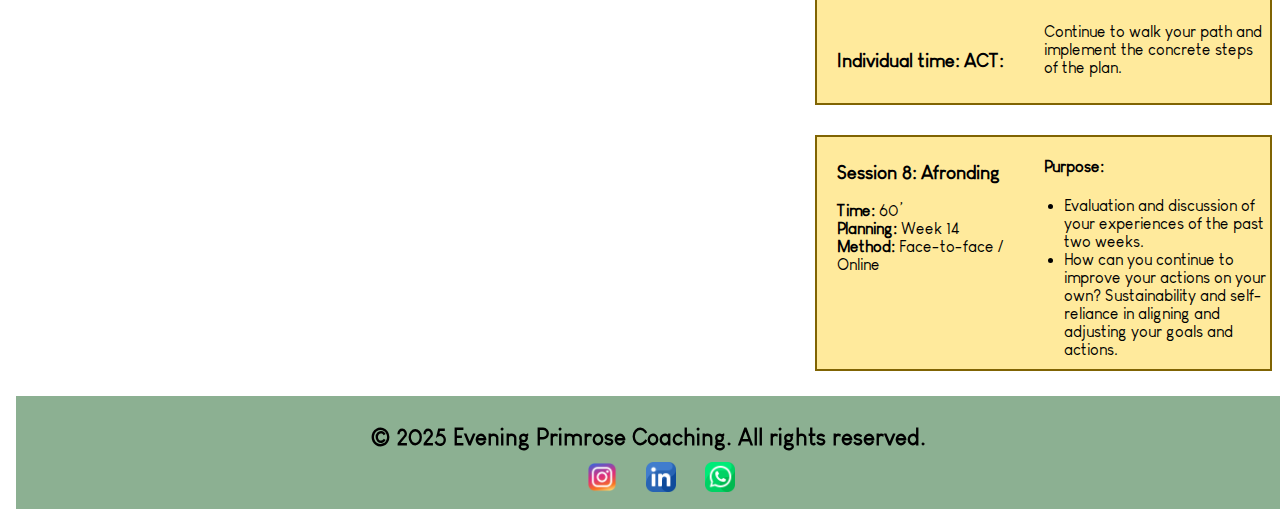
<file: Offer-ENG.html>
<!DOCTYPE html>
<html lang="en">
<head>
    <meta charset="UTF-8">
    <meta name="viewport" content="width=device-width, initial-scale=1.0">
    <title>Offer</title>
     <link rel="icon" href="src/bloem.jpg"> <!--favicon-->
    <link rel="stylesheet" href="Aanbod.css">
     <link rel="stylesheet" href="https://cdnjs.cloudflare.com/ajax/libs/font-awesome/6.0.0/css/all.min.css">
</head>
<body>
<a id="top"></a>
<a href="#top" id="toTopBtn" title="Naar boven">↑</a>
<!--nav menu-->
    <header>
        <nav class="nav-menu">
            <h1> <a href="http://127.0.0.1:5500/index.html">Home</a></h1>
            <h1 id="aanbod">Offer</h1>
            <h1> <a href="http://127.0.0.1:5500/Detail.html">Detail</a></h1>
            <h1><a href="http://127.0.0.1:5500/CV.html">CV</a></h1>
            <!--<h1>Referenties</h1>-->
        </nav>
    </header>

<!--talen-->
<div class="taal-menu">
    <a href="http://127.0.0.1:5500/Aanbod.html">NL</a>
    <a href="http://127.0.0.1:5500/Offre-FR.html">FR</a>
    <a href="http://127.0.0.1:5500/Offer-ENG.html">ENG</a>
</div>

<!--ham menu-->

    
        <input type="checkbox" id="menu-toggle">
        <label for="menu-toggle" class="hamburger">
            <i class="fa fa-bars"></i>
            <img src="src/bloem.jpg" alt="Evening Primrose">
        </label>
        

    <nav class="ham-menu">
    <!-- Sluitknop -->
    <label for="menu-toggle" class="close-btn">
        <i class="fa fa-times"></i>
        <img src="src/bloem.jpg" class="logo-ham" alt="Evening Primrose">
    </label>
            <p>CARL VAN MOL</p>
            <p>+324 86 51 79 62</p>
            <p>carl.van.mol@gmail.com</p>
    <div class="nav-ham-menu">
        <h1> <a href="http://127.0.0.1:5500/index.html">Home</a></h1>
        <h1>Offer</h1>
        <h1><a href="http://127.0.0.1:5500/Detail.html">Detail</a></h1>
        <h1> <a href="http://127.0.0.1:5500/CV.html">CV</a></h1>
        <!--<h1>Referenties</h1>-->
    </div>
    </nav>

<div class="container">
<!--intro-->
<h4 class="intro">Leadership counseling and DEI coaching are intended for N+1 leaders in practice, except that DEI coaching is about a specific challenge. As services, they are very similar and thus have a similar course.</h4>

<div class="block"></div>

<!--tekst-sessies-->
<div class="sessies-parent">

<section class="sessies-container">
<h2 class="hoofd-titels">Leadership Guidance' and 'DEI Coaching'</h2>
<h4 class="alg-info">Number of sessions: <span style="margin-left: 150px;">  6 (apart from the intake and <span style="margin-left: 295px;"> individual time).</span></span> <br><br>
Total duration:<span style="margin-left: 188px;">	6 hours </span><br><br>
Lead time:	<span style="margin-left: 215px;">10 weeks</span></h4>
    <!-- Sessie 0 -->
    <div class="sessie-box">
        <div class="sessie-links">
            <h3>Session 0: intake <span class="gratis">(free)</span></h3>
            <p><strong>Time:</strong> 60’ – 45’<br>
               <strong>Planning:</strong> Week 0<br>
               <strong>Method:</strong> Face-to-face</p>
        </div>
        <div class="sessie-rechts">
            <h4>Purpose:</h4>
            <ul>
                <li>Get to know each other.</li>
                <li>Discussing the proposed approach and deciding together on a way forward.</li>
                <li>Agreements for optimal cooperation and results.</li>
            </ul>
        </div>
    </div>

    <!-- Sessie 1 -->
    <div class="sessie-box">
        <div class="sessie-links">
            <h3>Session 1: Setting goals</h3>
            <p><strong>Time:</strong> 60’<br>
               <strong>Planning:</strong> Week 1<br>
               <strong>Method:</strong> Online</p>
        </div>
        <div class="sessie-rechts">
            <h4>Purpose:</h4>
            <p>Understanding your long-term goals, identifying them and putting them explicitly in clear language. </p>
        </div>
    </div>

    <!-- tussen -->
    <div class="sessie-box">
        <div class="sessie-links">
            <br><br><h3>Individual time</h3>
        </div>
        <div class="sessie-rechts">
            <br><p>Het invullen van online persoonlijkheidsvragenlijsten (Persoonlijke waarden, De Saboteurs, VIA, MBTI, ...) Dit is een belangrijke voorbereiding op de volgende sessie en het ontwikkelt een specifieke woordenschat.</p>
        </div>
    </div>

<!-- Sessie 2 -->
    <div class="sessie-box">
        <div class="sessie-links">
            <h3>Session 2: 'Know yourself'</h3>
            <p><strong>Time:</strong> 60’<br>
               <strong>Planning:</strong> Week 3<br>
               <strong>Method:</strong> Online</p>
        </div>
        <div class="sessie-rechts">
            <h4>Purpose:</h4>
            <ul>
                <li>Discussion and reflection on the results of the personality questionnaires and self-reflection.</li>
                <li>Gaining more self-insight through sparring with your coach.</li>
            </ul>
        </div>
    </div>

<!-- Sessie 3 -->
    <div class="sessie-box">
        <div class="sessie-links">
            <h3>Sessie 3: Planning</h3>
            <p><strong>Time:</strong> 60’<br>
               <strong>Planning:</strong> Week 4<br>
               <strong>Method:</strong> Online</p>
        </div>
        <div class="sessie-rechts">
            <h4>Purpose:</h4>
            <ul>
                <li>Discovering your own path, and...</li>
                <li>… making it SMART.</li>
            </ul>
        </div>
    </div>

<!-- tussen -->
    <div class="sessie-box">
        <div class="sessie-links">
            <h3>Individual time: DO: </h3>
        </div>
        <div class="sessie-rechts">
            <p>Start walking your path in the workplace, and elsewhere. Reflect on how it feels.</p>
        </div>
    </div>

<!-- Sessie 4 -->
    <div class="sessie-box">
        <div class="sessie-links">
            <h3>Sessie 4: Check</h3>
            <p><strong>Time:</strong> 60’<br>
               <strong>Planning:</strong> Week 6<br>
               <strong>Method:</strong> Online</p>
        </div>
        <div class="sessie-rechts">
            <h4>Purpose:</h4>
            <ul>
                <li>Evaluation and discussion of your experiences of the past two weeks.</li>
                <li>Do you get what you want? Is your goal still the same?</li>
                <li>The path is a work in progress: fine-tuning or adjusting.</li>
            </ul>
        </div>
    </div>

<!-- tussen -->
    <div class="sessie-box">
        <div class="sessie-links">
            <h3>Individual time: ACT: </h3>
        </div>
        <div class="sessie-rechts"><br>
            <p>Keep walking your path in the workplace.</p>
        </div>
    </div>

<!-- Sessie 5 -->
    <div class="sessie-box">
        <div class="sessie-links">
            <h3>Session 5: Check</h3>
            <p><strong>Time:</strong> 60’<br>
               <strong>Planning:</strong> Week 8<br>
               <strong>Method:</strong> Online</p>
        </div>
        <div class="sessie-rechts">
            <h4>Purpose:</h4>
            <ul>
                <li>Evaluation and discussion of your experiences of the past two weeks.</li>
                <li>Do you get what you want? Is your goal still the same? </li>
                <li>The path is a work in progress: fine-tuning or adjusting.</li>
            </ul>
        </div>
    </div>

<!-- tussen -->
    <div class="sessie-box">
        <div class="sessie-links">
            <h3>Individual time: ACT: </h3>
        </div>
        <div class="sessie-rechts">
            <p>Keep walking your path in the workplace.</p>
        </div>
    </div>

<!-- Sessie 6 -->
    <div class="sessie-box">
        <div class="sessie-links">
            <h3>Session 6: Wrapping up</h3>
            <p><strong>Time:</strong> 60’<br>
               <strong>Planning:</strong> Week 10<br>
               <strong>Method:</strong> Face-to-face / Online</p>
        </div>
        <div class="sessie-rechts">
            <h4>Purpose:</h4>
            <ul>
                <li>Evaluation and discussion of your experiences of the past two weeks.</li>
                <li>How can you continue to improve your actions on your own? Sustainability and self-reliance in aligning and adjusting your goals and actions.</li>
            </ul>
        </div>
    </div>
    <a class="meer-info" href="src/Leiderschapsbegeleiding_EN_DEI-coaching.pdf">More info</a>
</section>

<!---------------------------------------------------------------------------------------------------------------------------->
<hr>

<!--Tekst sessies 2-->
<section class="sessies-container">
<h2 class="hoofd-titels">Career Path Discovery</h2>
<h4 class="alg-info">Number of sessions: <span style="margin-left: 150px;">8 (apart from the intake <span style="margin-left: 295px;">and individual time).</span></span> <br><br>
Total duration:<span style="margin-left: 188px;">	8 hours </span><br><br>
Lead time:	<span style="margin-left: 215px;">14 weeks</span></h4>
    <!-- Sessie 0 -->
    <div class="sessie-box">
        <div class="sessie-links">
            <h3>Session 0: intake <span class="gratis">(free)</span></h3>
            <p><strong>Time:</strong> 60’ – 45’<br>
               <strong>Planning:</strong> Week 0<br>
               <strong>Method:</strong> Face-to-face</p>
        </div>
        <div class="sessie-rechts">
            <h4>Purpose:</h4>
            <ul>
                <li>Get to know each other.</li>
                <li>Discussing the proposed approach and deciding together on a way forward.</li>
                <li>Agreements for optimal cooperation and results.</li>
            </ul>
        </div>
    </div>

<!-- Sessie 1 -->
    <div class="sessie-box">
        <div class="sessie-links">
            <h3>Session 1: Setting goals</h3>
            <p><strong>Time:</strong> 60’<br>
               <strong>Planning:</strong> Week 1<br>
               <strong>Method:</strong> Online</p>
        </div>
        <div class="sessie-rechts">
            <h4>Purpose:</h4>
            <p>Understanding your long-term goals, identifying them and putting them explicitly in clear language.</p>
        </div>
    </div>

<!-- tussen -->
    <div class="sessie-box">
        <div class="sessie-links">
            <br><br><h3>Individual time</h3>
        </div>
        <div class="sessie-rechts">
            <br><p>Completing online personality questionnaires (Personal values, The Saboteurs, VIA, MBTI, ...) This is an important preparation for the next session and it develops a specific vocabulary.</p>
        </div>
    </div>

<!-- Sessie 2 -->
    <div class="sessie-box">
        <div class="sessie-links">
            <h3>Session 2: 'Know yourself'</h3>
            <p><strong>Time:</strong> 60’<br>
               <strong>Planning:</strong> Week 3<br>
               <strong>Method:</strong> Online</p>
        </div>
        <div class="sessie-rechts">
            <h4>Purpose:</h4>
            <ul>
                <li>Discussion and reflection on the results of the personality questionnaires and self-reflection.</li>
                <li>Gaining more self-insight through sparring with your coach.</li>
            </ul>
        </div>
    </div>

<!-- Sessie 3 -->
    <div class="sessie-box">
        <div class="sessie-links">
            <h3>Session 3: Planning</h3>
            <p><strong>Time:</strong> 60’<br>
               <strong>Planning:</strong> Week 4<br>
               <strong>Method:</strong> Online</p>
        </div>
        <div class="sessie-rechts">
            <h4>Purpose:</h4>
            <ul>
                <li>Discovering your own path, and...</li>
                <li>… making it SMART.</li>
            </ul>
        </div>
    </div>

<!-- tussen -->
    <div class="sessie-box">
        <div class="sessie-links">
            <br><br><h3>Individual time: PLAN:</h3>
        </div>
        <div class="sessie-rechts">
            <br><p>Let the plan sink in and think about it again. Is it really SMART enough?</p>
        </div>
    </div>

<!-- Sessie 4 -->
    <div class="sessie-box">
        <div class="sessie-links">
            <h3>Session 4: Planning</h3>
            <p><strong>Time:</strong> 60’<br>
               <strong>Planning:</strong> Week 6<br>
               <strong>Method:</strong> Online</p>
        </div>
        <div class="sessie-rechts">
            <h4>Purpose:</h4>
            <ul>
                <li>valuation and discussion of the goal and the way to get there.</li>
                <li>Work out the steps to be taken and move (again) to action.</li>
            </ul>
        </div>
    </div>

<!-- tussen -->
    <div class="sessie-box">
        <div class="sessie-links">
            <br><br><h3>Individual time: DO:</h3>
        </div>
        <div class="sessie-rechts">
            <br><p>Implement the concrete steps of the plan. Start walking your path in the workplace, and elsewhere. Reflect on how it feels.</p>
        </div>
    </div>

<!-- Sessie 5 -->
    <div class="sessie-box">
        <div class="sessie-links">
            <h3>Session 5: Check</h3>
            <p><strong>Time:</strong> 60’<br>
               <strong>Planning:</strong> Week 8<br>
               <strong>Method:</strong> Online</p>
        </div>
        <div class="sessie-rechts">
            <h4>Purpose:</h4>
            <ul>
                <li>Evaluation and discussion of your experiences of the past two weeks.</li>
                <li>Do you get what you want? Is your goal still the same? </li>
                <li>The path is a work in progress: fine-tuning or adjusting.</li>
            </ul>
        </div>
    </div>

<!-- tussen -->
    <div class="sessie-box">
        <div class="sessie-links">
            <br><br><h3>Individual time: ACT:</h3>
        </div>
        <div class="sessie-rechts">
            <br><p>Continue to walk your path and implement the concrete steps of the plan.</p>
        </div>
    </div>

<!-- Sessie 6 -->
    <div class="sessie-box">
        <div class="sessie-links">
            <h3>Session 6: Check</h3>
            <p><strong>Time:</strong> 60’<br>
               <strong>Planning:</strong> Week 10<br>
               <strong>Method:</strong> Online</p>
        </div>
        <div class="sessie-rechts">
            <h4>Purpose:</h4>
            <ul>
                <li>Evaluation and discussion of your experiences of the past two weeks.</li>
                <li>Do you get what you want? Is your goal still the same? </li>
                <li>The path is a work in progress: fine-tuning or adjusting.</li>
            </ul>
        </div>
    </div>

<!-- tussen -->
    <div class="sessie-box">
        <div class="sessie-links">
            <br><br><h3>Individual time: ACT:</h3>
        </div>
        <div class="sessie-rechts">
            <br><p>Continue to walk your path and implement the concrete steps of the plan.</p>
        </div>
    </div>

<!-- Sessie 7 -->
    <div class="sessie-box">
        <div class="sessie-links">
            <h3>Session 7: Check</h3>
            <p><strong>Time:</strong> 60’<br>
               <strong>Planning:</strong> Week 12<br>
               <strong>Method:</strong> Online</p>
        </div>
        <div class="sessie-rechts">
            <h4>Purpose:</h4>
            <ul>
                <li>Evaluation and discussion of your experiences of the past two weeks.</li>
                <li>Do you get what you want? Is your goal still the same? </li>
                <li>The path is a work in progress: fine-tuning or adjusting.</li>
            </ul>
        </div>
    </div>

<!-- tussen -->
    <div class="sessie-box">
        <div class="sessie-links">
            <br><br><h3>Individual time: ACT:</h3>
        </div>
        <div class="sessie-rechts">
            <br><p>Continue to walk your path and implement the concrete steps of the plan.</p>
        </div>
    </div>

<!-- Sessie 8 -->
    <div class="sessie-box">
        <div class="sessie-links">
            <h3>Session 8: Afronding</h3>
            <p><strong>Time:</strong> 60’<br>
               <strong>Planning:</strong> Week 14<br>
               <strong>Method:</strong> Face-to-face / Online</p>
        </div>
        <div class="sessie-rechts">
            <h4>Purpose:</h4>
            <ul>
                <li>Evaluation and discussion of your experiences of the past two weeks.</li>
                <li>How can you continue to improve your actions on your own? Sustainability and self-reliance in aligning and adjusting your goals and actions.</li>
            </ul>
        </div>
    </div>
    <a class="meer-info" href="src/Carrièrepad ontdekken.pdf">More info</a>

</section>
</div>  
</div>
<!--footer-->
<footer>
    <h2>&copy; 2025 Evening Primrose Coaching. All rights reserved.</h2>
    <div class="icons">
        <a href="https://www.instagram.com/"><img src="src/instagram.png" alt=""></a>
        <a href="https://www.linkedin.com/home"><img src="src/linkedin.png" alt=""></a>
        <a href="https://web.whatsapp.com/#"><img src="src/whatsapp.png" alt=""></a>
    </div>
</footer>
</body>
</html>
</file>
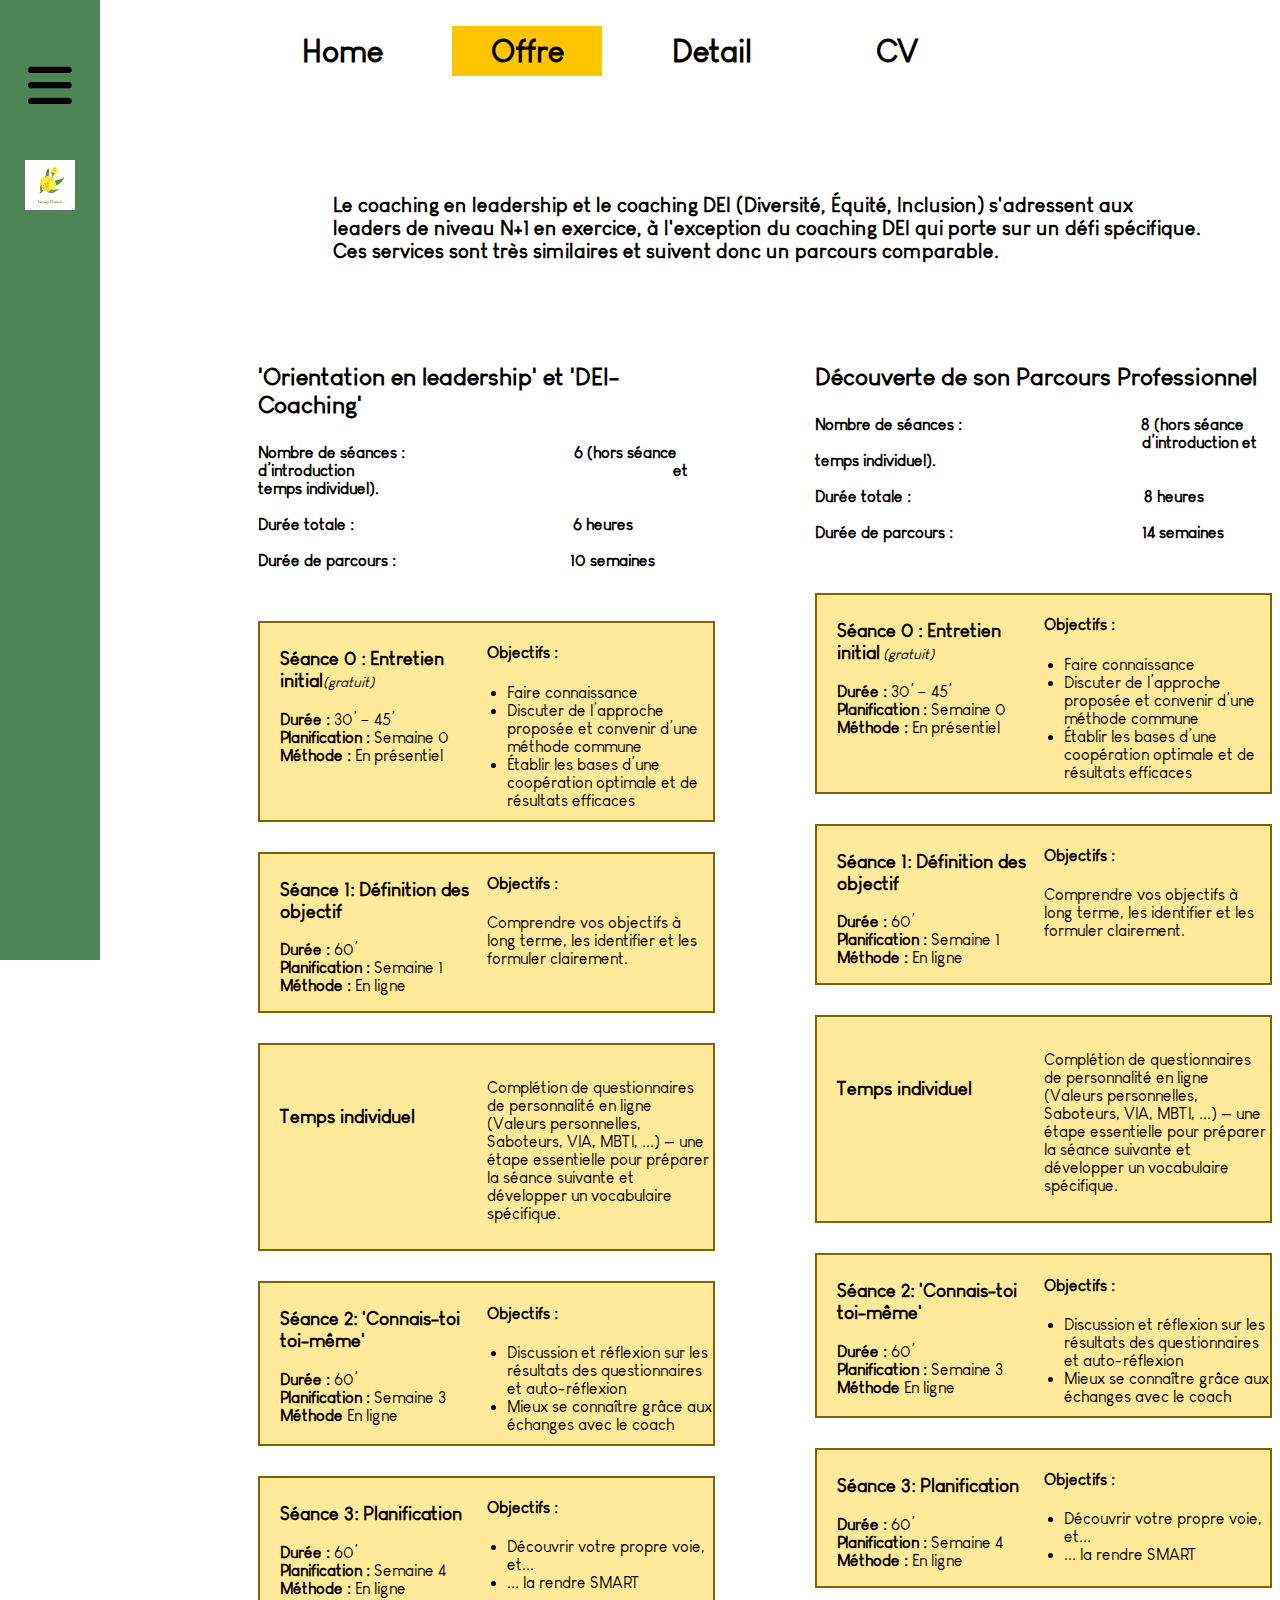
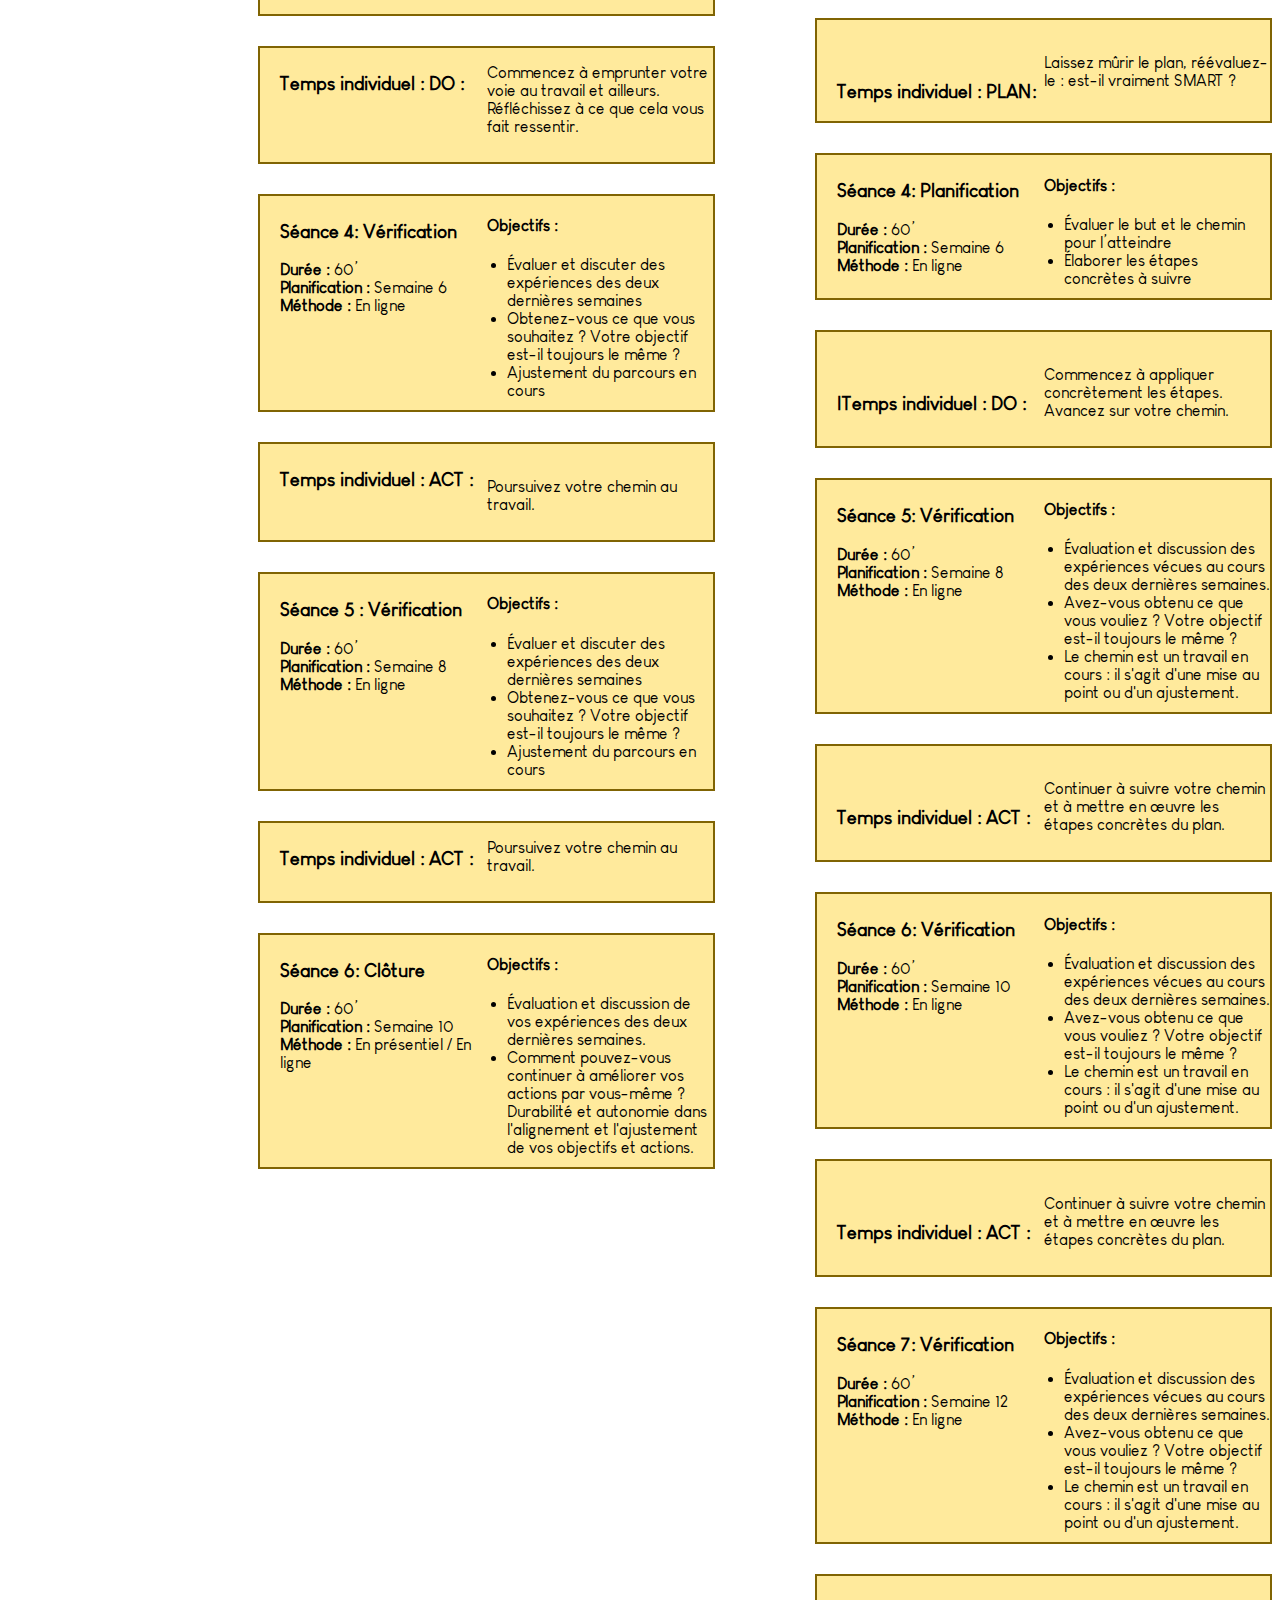
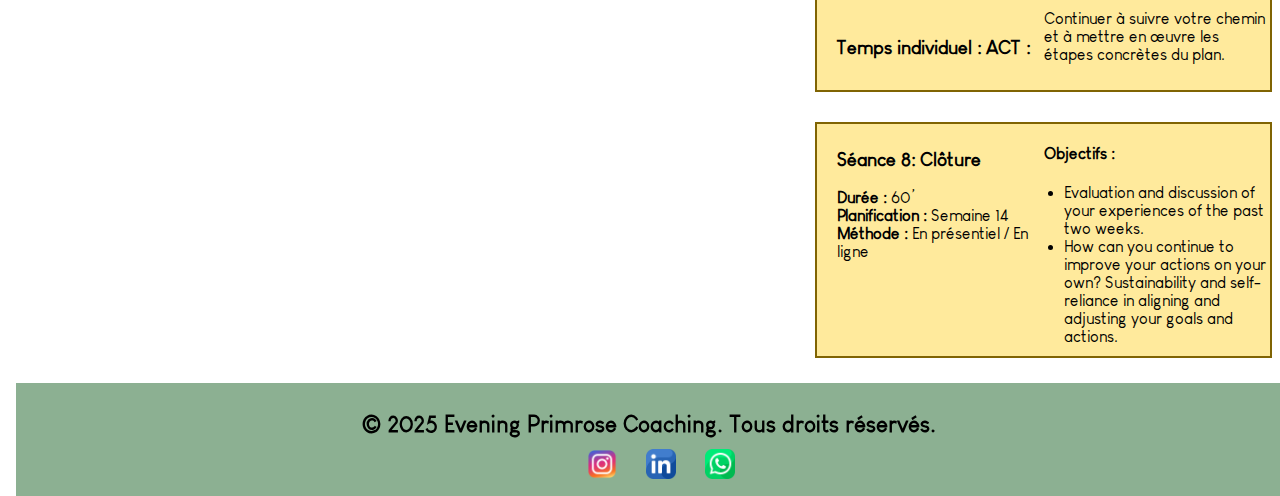
<file: Offre-FR.html>
<!DOCTYPE html>
<html lang="en">
<head>
    <meta charset="UTF-8">
    <meta name="viewport" content="width=device-width, initial-scale=1.0">
    <title>Offre</title>
     <link rel="icon" href="src/bloem.jpg"> <!--favicon-->
    <link rel="stylesheet" href="Aanbod.css">
     <link rel="stylesheet" href="https://cdnjs.cloudflare.com/ajax/libs/font-awesome/6.0.0/css/all.min.css">
</head>
<body>
<a id="top"></a>
<a href="#top" id="toTopBtn" title="Naar boven">↑</a>
<!--nav menu-->
    <header>
        <nav class="nav-menu">
            <h1> <a href="http://127.0.0.1:5500/index.html">Home</a></h1>
            <h1 id="aanbod">Offre</h1>
            <h1> <a href="http://127.0.0.1:5500/Detail.html">Detail</a></h1>
            <h1><a href="http://127.0.0.1:5500/CV.html">CV</a></h1>
            <!--<h1>Referenties</h1>-->
        </nav>
    </header>

<!--talen-->
<div class="taal-menu">
    <a href="http://127.0.0.1:5500/Aanbod.html">NL</a>
    <a href="http://127.0.0.1:5500/Offre-FR.html">FR</a>
    <a href="http://127.0.0.1:5500/Offer-ENG.html">ENG</a>
</div>

<!--ham menu-->

    
        <input type="checkbox" id="menu-toggle">
        <label for="menu-toggle" class="hamburger">
            <i class="fa fa-bars"></i>
            <img src="src/bloem.jpg" alt="Evening Primrose">
        </label>
        

    <nav class="ham-menu">
    <!-- Sluitknop -->
    <label for="menu-toggle" class="close-btn">
        <i class="fa fa-times"></i>
        <img src="src/bloem.jpg" class="logo-ham" alt="Evening Primrose">
    </label>
            <p>CARL VAN MOL</p>
            <p>+324 86 51 79 62</p>
            <p>carl.van.mol@gmail.com</p>
    <div class="nav-ham-menu">
        <h1> <a href="http://127.0.0.1:5500/index.html">Home</a></h1>
        <h1>Offre</h1>
        <h1><a href="http://127.0.0.1:5500/Detail.html">Detail</a></h1>
        <h1> <a href="http://127.0.0.1:5500/CV.html">CV</a></h1>
        <!--<h1>Referenties</h1>-->
    </div>
    </nav>

<div class="container">
<!--intro-->
<h4 class="intro">Le coaching en leadership et le coaching DEI (Diversité, Équité, Inclusion) s'adressent aux leaders de niveau N+1 en exercice, à l'exception du coaching DEI qui porte sur un défi spécifique. Ces services sont très similaires et suivent donc un parcours comparable.</h4>

<div class="block"></div>

<!--tekst-sessies-->
<div class="sessies-parent">

<section class="sessies-container">
<h2 class="hoofd-titels">'Orientation en leadership' et 'DEI-Coaching'</h2>
<h4 class="alg-info">Nombre de séances : <span style="margin-left: 165px;">  6 (hors séance d’introduction <span style="margin-left: 315px;"> et temps individuel).</span></span> <br><br>
Durée totale :<span style="margin-left: 215px;">	6 heures </span><br><br>
Durée de parcours :	<span style="margin-left: 170px;">10 semaines</span></h4>
    <!-- Sessie 0 -->
    <div class="sessie-box">
        <div class="sessie-links">
            <h3>Séance 0 : Entretien initial<span class="gratis">(gratuit)</span></h3>
            <p><strong>Durée :</strong> 30’ – 45’<br>
               <strong>Planification :</strong> Semaine 0<br>
               <strong>Méthode :</strong> En présentiel</p>
        </div>
        <div class="sessie-rechts">
            <h4>Objectifs :</h4>
            <ul>
                <li>Faire connaissance</li>
                <li>Discuter de l’approche proposée et convenir d’une méthode commune</li>
                <li>Établir les bases d’une coopération optimale et de résultats efficaces</li>
            </ul>
        </div>
    </div>

    <!-- Sessie 1 -->
    <div class="sessie-box">
        <div class="sessie-links">
            <h3>Séance 1: Définition des objectif</h3>
            <p><strong>Durée :</strong> 60’<br>
               <strong>Planification :</strong> Semaine 1<br>
               <strong>Méthode :</strong> En ligne</p>
        </div>
        <div class="sessie-rechts">
            <h4>Objectifs :</h4>
            <p>Comprendre vos objectifs à long terme, les identifier et les formuler clairement. </p>
        </div>
    </div>

    <!-- tussen -->
    <div class="sessie-box">
        <div class="sessie-links">
            <br><br><h3>Temps individuel</h3>
        </div>
        <div class="sessie-rechts">
            <br><p>Complétion de questionnaires de personnalité en ligne (Valeurs personnelles, Saboteurs, VIA, MBTI, ...) — une étape essentielle pour préparer la séance suivante et développer un vocabulaire spécifique.</p>
        </div>
    </div>

<!-- Sessie 2 -->
    <div class="sessie-box">
        <div class="sessie-links">
            <h3>Séance 2: 'Connais-toi toi-même'</h3>
            <p><strong>Durée :</strong> 60’<br>
               <strong>Planification :</strong> Semaine 3<br>
               <strong>Méthode</strong> En ligne</p>
        </div>
        <div class="sessie-rechts">
            <h4>Objectifs :</h4>
            <ul>
                <li>Discussion et réflexion sur les résultats des questionnaires et auto-réflexion</li>
                <li>Mieux se connaître grâce aux échanges avec le coach</li>
            </ul>
        </div>
    </div>

<!-- Sessie 3 -->
    <div class="sessie-box">
        <div class="sessie-links">
            <h3>Séance 3: Planification</h3>
            <p><strong>Durée :</strong> 60’<br>
               <strong>Planification :</strong> Semaine 4<br>
               <strong>Méthode :</strong> En ligne</p>
        </div>
        <div class="sessie-rechts">
            <h4>Objectifs :</h4>
            <ul>
                <li>Découvrir votre propre voie, et...</li>
                <li>... la rendre SMART </li>
            </ul>
        </div>
    </div>

<!-- tussen -->
    <div class="sessie-box">
        <div class="sessie-links">
            <h3>Temps individuel : DO : </h3>
        </div>
        <div class="sessie-rechts">
            <p>Commencez à emprunter votre voie au travail et ailleurs. Réfléchissez à ce que cela vous fait ressentir.</p>
        </div>
    </div>

<!-- Sessie 4 -->
    <div class="sessie-box">
        <div class="sessie-links">
            <h3>Séance 4: Vérification</h3>
            <p><strong>Durée :</strong> 60’<br>
               <strong>Planification :</strong> Semaine 6<br>
               <strong>Méthode :</strong> En ligne</p>
        </div>
        <div class="sessie-rechts">
            <h4>Objectifs :</h4>
            <ul>
                <li>Évaluer et discuter des expériences des deux dernières semaines</li>
                <li>Obtenez-vous ce que vous souhaitez ? Votre objectif est-il toujours le même ?</li>
                <li>Ajustement du parcours en cours</li>
            </ul>
        </div>
    </div>

<!-- tussen -->
    <div class="sessie-box">
        <div class="sessie-links">
            <h3>Temps individuel : ACT : </h3>
        </div>
        <div class="sessie-rechts"><br>
            <p>Poursuivez votre chemin au travail.</p>
        </div>
    </div>

<!-- Sessie 5 -->
    <div class="sessie-box">
        <div class="sessie-links">
            <h3>Séance 5 : Vérification</h3>
            <p><strong>Durée :</strong> 60’<br>
               <strong>Planification :</strong> Semaine 8<br>
               <strong>Méthode :</strong> En ligne</p>
        </div>
        <div class="sessie-rechts">
            <h4>Objectifs :</h4>
            <ul>
                <li>Évaluer et discuter des expériences des deux dernières semaines</li>
                <li>Obtenez-vous ce que vous souhaitez ? Votre objectif est-il toujours le même ?</li>
                <li>Ajustement du parcours en cours</li>
            </ul>
        </div>
    </div>

<!-- tussen -->
    <div class="sessie-box">
        <div class="sessie-links">
            <h3>Temps individuel : ACT : </h3>
        </div>
        <div class="sessie-rechts">
            <p>Poursuivez votre chemin au travail.</p>
        </div>
    </div>

<!-- Sessie 6 -->
    <div class="sessie-box">
        <div class="sessie-links">
            <h3>Séance 6: Clôture</h3>
            <p><strong>Durée :</strong> 60’<br>
               <strong>Planification :</strong> Semaine 10<br>
               <strong>Méthode :</strong> En présentiel / En ligne</p>
        </div>
        <div class="sessie-rechts">
            <h4>Objectifs :</h4>
            <ul>
                <li>Évaluation et discussion de vos expériences des deux dernières semaines.</li>
                <li>Comment pouvez-vous continuer à améliorer vos actions par vous-même ? Durabilité et autonomie dans l'alignement et l'ajustement de vos objectifs et actions.</li>
            </ul>
        </div>
    </div>
    <a class="meer-info" href="src/Leadership Guidance_et_DEI-coaching.pdf">Plus d'info</a>
</section>

<!---------------------------------------------------------------------------------------------------------------------------->
<hr>

<!--Tekst sessies 2-->
<section class="sessies-container">
<h2 class="hoofd-titels">Découverte de son Parcours Professionnel</h2>
<h4 class="alg-info">Nombre de séances : <span style="margin-left: 175px;"> 8 (hors séance <span style="margin-left: 327px;">d’introduction et temps individuel).</span></span> <br><br>
Durée totale :<span style="margin-left: 229px;">	8 heures </span><br><br>
Durée de parcours :	<span style="margin-left: 185px;">14 semaines</span></h4>
<!-- Sessie 0 -->
    <div class="sessie-box">
        <div class="sessie-links">
            <h3>Séance 0 : Entretien initial<span class="gratis"> (gratuit)</span></h3>
            <p><strong>Durée :</strong> 30’ – 45’<br>
               <strong>Planification :</strong> Semaine 0<br>
               <strong>Méthode :</strong> En présentiel</p>
        </div>
        <div class="sessie-rechts">
            <h4>Objectifs :</h4>
            <ul>
                <li>Faire connaissance</li>
                <li>Discuter de l’approche proposée et convenir d’une méthode commune</li>
                <li>Établir les bases d’une coopération optimale et de résultats efficaces</li>
            </ul>
        </div>
    </div>

<!-- Sessie 1 -->
    <div class="sessie-box">
        <div class="sessie-links">
            <h3>Séance 1: Définition des objectif</h3>
            <p><strong>Durée :</strong> 60’<br>
               <strong>Planification :</strong> Semaine 1<br>
               <strong>Méthode :</strong> En ligne</p>
        </div>
        <div class="sessie-rechts">
            <h4>Objectifs :</h4>
            <p>Comprendre vos objectifs à long terme, les identifier et les formuler clairement. </p>
        </div>
    </div>

<!-- tussen -->
    <div class="sessie-box">
        <div class="sessie-links">
            <br><br><h3>Temps individuel</h3>
        </div>
        <div class="sessie-rechts">
            <br><p>Complétion de questionnaires de personnalité en ligne (Valeurs personnelles, Saboteurs, VIA, MBTI, ...) — une étape essentielle pour préparer la séance suivante et développer un vocabulaire spécifique.</p>
        </div>
    </div>

<!-- Sessie 2 -->
    <div class="sessie-box">
        <div class="sessie-links">
            <h3>Séance 2: 'Connais-toi toi-même'</h3>
            <p><strong>Durée :</strong> 60’<br>
               <strong>Planification :</strong> Semaine 3<br>
               <strong>Méthode</strong> En ligne</p>
        </div>
        <div class="sessie-rechts">
            <h4>Objectifs :</h4>
            <ul>
                <li>Discussion et réflexion sur les résultats des questionnaires et auto-réflexion</li>
                <li>Mieux se connaître grâce aux échanges avec le coach</li>
            </ul>
        </div>
    </div>

<!-- Sessie 3 -->
    <div class="sessie-box">
        <div class="sessie-links">
            <h3>Séance 3: Planification</h3>
            <p><strong>Durée :</strong> 60’<br>
               <strong>Planification :</strong> Semaine 4<br>
               <strong>Méthode :</strong> En ligne</p>
        </div>
        <div class="sessie-rechts">
            <h4>Objectifs :</h4>
            <ul>
                <li>Découvrir votre propre voie, et...</li>
                <li>... la rendre SMART </li>
            </ul>
        </div>
    </div>

<!-- tussen -->
    <div class="sessie-box">
        <div class="sessie-links">
            <br><br><h3>Temps individuel : PLAN: </h3>
        </div>
        <div class="sessie-rechts">
            <br><p>Laissez mûrir le plan, réévaluez-le : est-il vraiment SMART ?</p>
        </div>
    </div>

<!-- Sessie 4 -->
    <div class="sessie-box">
        <div class="sessie-links">
            <h3>Séance 4: Planification</h3>
            <p><strong>Durée :</strong> 60’<br>
               <strong>Planification :</strong> Semaine 6<br>
               <strong>Méthode :</strong> En ligne</p>
        </div>
        <div class="sessie-rechts">
            <h4>Objectifs :</h4>
            <ul>
                <li>Évaluer le but et le chemin pour l’atteindre</li>
                <li>Élaborer les étapes concrètes à suivre</li>
            </ul>
        </div>
    </div>

<!-- tussen -->
    <div class="sessie-box">
        <div class="sessie-links">
            <br><br><h3>ITemps individuel : DO :</h3>
        </div>
        <div class="sessie-rechts">
            <br><p>Commencez à appliquer concrètement les étapes. Avancez sur votre chemin.</p>
        </div>
    </div>

<!-- Sessie 5 -->
    <div class="sessie-box">
        <div class="sessie-links">
            <h3>Séance 5: Vérification</h3>
            <p><strong>Durée :</strong> 60’<br>
               <strong>Planification :</strong> Semaine 8<br>
               <strong>Méthode :</strong> En ligne</p>
        </div>
        <div class="sessie-rechts">
            <h4>Objectifs :</h4>
            <ul>
                <li>Évaluation et discussion des expériences vécues au cours des deux dernières semaines.</li>
                <li>Avez-vous obtenu ce que vous vouliez ? Votre objectif est-il toujours le même ? </li>
                <li>Le chemin est un travail en cours : il s'agit d'une mise au point ou d'un ajustement.</li>
            </ul>
        </div>
    </div>

<!-- tussen -->
    <div class="sessie-box">
        <div class="sessie-links">
            <br><br><h3>Temps individuel : ACT :</h3>
        </div>
        <div class="sessie-rechts">
            <br><p>Continuer à suivre votre chemin et à mettre en œuvre les étapes concrètes du plan.</p>
        </div>
    </div>

<!-- Sessie 6 -->
    <div class="sessie-box">
        <div class="sessie-links">
            <h3>Séance 6: Vérification</h3>
            <p><strong>Durée :</strong> 60’<br>
               <strong>Planification :</strong> Semaine 10<br>
               <strong>Méthode :</strong> En ligne</p>
        </div>
        <div class="sessie-rechts">
            <h4>Objectifs :</h4>
            <ul>
                <li>Évaluation et discussion des expériences vécues au cours des deux dernières semaines.</li>
                <li>Avez-vous obtenu ce que vous vouliez ? Votre objectif est-il toujours le même ? </li>
                <li>Le chemin est un travail en cours : il s'agit d'une mise au point ou d'un ajustement.</li>
            </ul>
        </div>
    </div>

<!-- tussen -->
    <div class="sessie-box">
        <div class="sessie-links">
            <br><br><h3>Temps individuel : ACT :</h3>
        </div>
        <div class="sessie-rechts">
            <br><p>Continuer à suivre votre chemin et à mettre en œuvre les étapes concrètes du plan.</p>
        </div>
    </div>

<!-- Sessie 7 -->
    <div class="sessie-box">
        <div class="sessie-links">
            <h3>Séance 7: Vérification</h3>
            <p><strong>Durée :</strong> 60’<br>
               <strong>Planification :</strong> Semaine 12<br>
               <strong>Méthode :</strong> En ligne</p>
        </div>
        <div class="sessie-rechts">
            <h4>Objectifs :</h4>
            <ul>
                <li>Évaluation et discussion des expériences vécues au cours des deux dernières semaines.</li>
                <li>Avez-vous obtenu ce que vous vouliez ? Votre objectif est-il toujours le même ? </li>
                <li>Le chemin est un travail en cours : il s'agit d'une mise au point ou d'un ajustement.</li>
            </ul>
        </div>
    </div>

<!-- tussen -->
    <div class="sessie-box">
        <div class="sessie-links">
            <br><br><h3>Temps individuel : ACT :</h3>
        </div>
        <div class="sessie-rechts">
            <br><p>Continuer à suivre votre chemin et à mettre en œuvre les étapes concrètes du plan.</p>
        </div>
    </div>

<!-- Sessie 8 -->
    <div class="sessie-box">
        <div class="sessie-links">
            <h3>Séance 8: Clôture</h3>
            <p><strong>Durée :</strong> 60’<br>
               <strong>Planification :</strong> Semaine 14<br>
               <strong>Méthode :</strong> En présentiel / En ligne</p>
        </div>
        <div class="sessie-rechts">
            <h4>Objectifs :</h4>
            <ul>
                <li>Evaluation and discussion of your experiences of the past two weeks.</li>
                <li>How can you continue to improve your actions on your own? Sustainability and self-reliance in aligning and adjusting your goals and actions.</li>
            </ul>
        </div>
    </div>
    <a class="meer-info" href="src/decouverte de son parcours prof.pdf">Plus d'info</a>

</section>
</div>  
</div>
<!--footer-->
<footer>
    <h2>&copy; 2025 Evening Primrose Coaching. Tous droits réservés.</h2>
    <div class="icons">
        <a href="https://www.instagram.com/"><img src="src/instagram.png" alt=""></a>
        <a href="https://www.linkedin.com/home"><img src="src/linkedin.png" alt=""></a>
        <a href="https://web.whatsapp.com/#"><img src="src/whatsapp.png" alt=""></a>
    </div>
</footer>
</body>
</html>
</file>
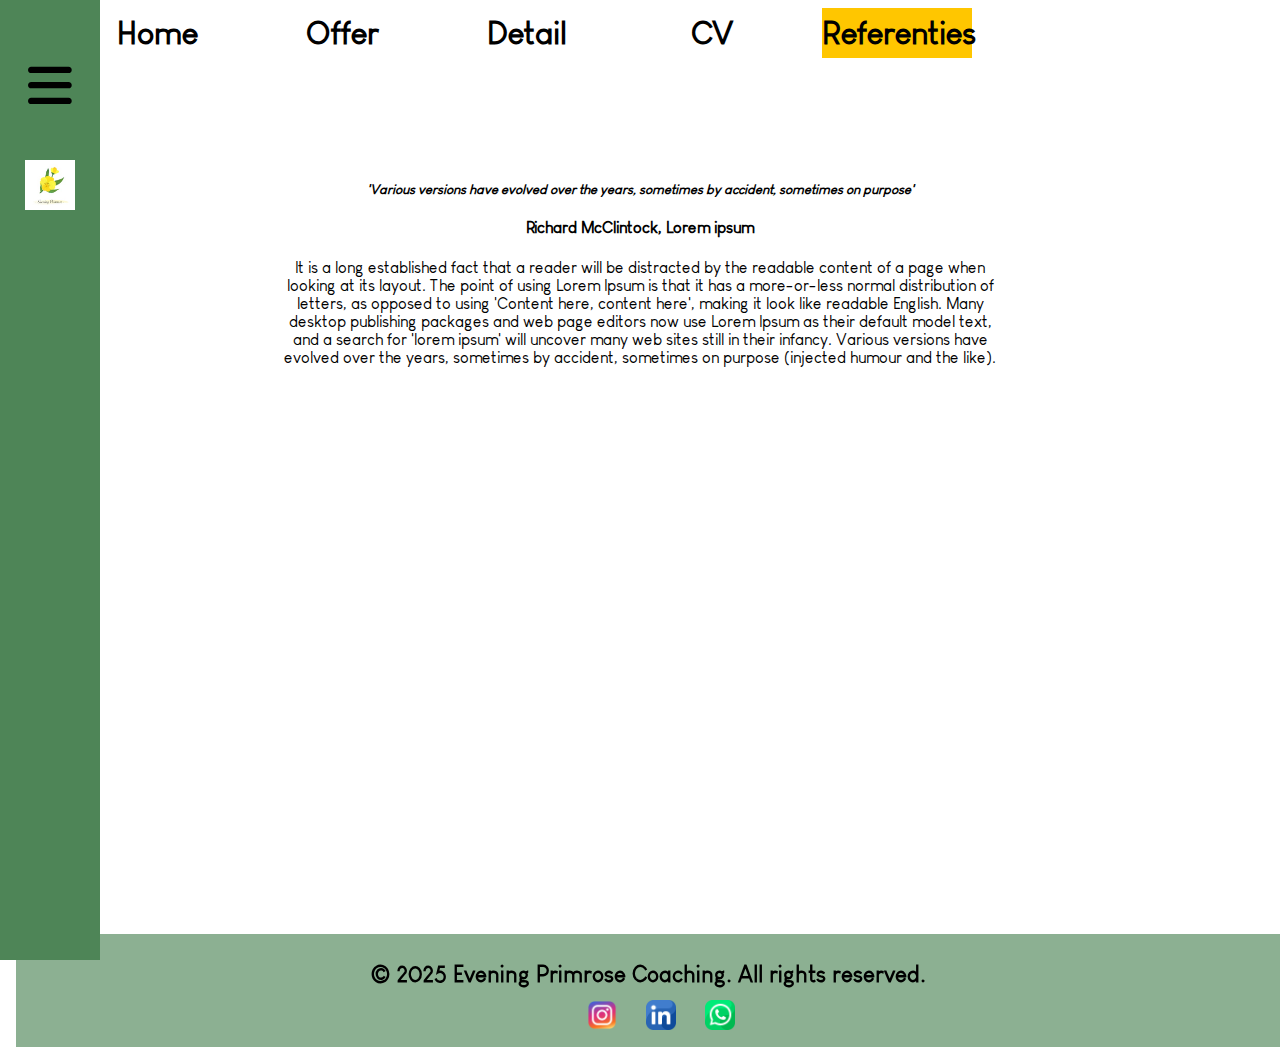
<file: References-ENG.html>
<!DOCTYPE html>
<html lang="en">
<head>
    <meta charset="UTF-8">
    <meta name="viewport" content="width=device-width, initial-scale=1.0">
    <title>References</title>
    <link rel="icon" href="src/bloem.jpg"> <!--favicon-->
    <link rel="stylesheet" href="References-ENG.css">
    <link rel="stylesheet" href="https://cdnjs.cloudflare.com/ajax/libs/font-awesome/6.0.0/css/all.min.css">

</head>
<body>
<!--nav menu-->
    <header>
        <nav class="nav-menu">
            <h1 a href="http://127.0.0.1:5500/index.html">Home</h1>
            <h1> <a href="http://127.0.0.1:5500/Aanbod.html">Offer</a></h1>
            <h1><a href="http://127.0.0.1:5500/Detail.html">Detail</a></h1>
            <h1> <a href="http://127.0.0.1:5500/CV.html">CV</a></h1>
            <h1 id="Ref">Referenties</h1>
        </nav>
    </header>

<!--talen-->
<div class="taal-menu">
    <a href="http://127.0.0.1:5500/Referenties.html">NL</a>
    <a href="http://127.0.0.1:5500/References-FR.html">FR</a>
    <a href="http://127.0.0.1:5500/References-ENG.html">ENG</a>
</div>

<!--ham menu-->
    
    <input type="checkbox" id="menu-toggle">
        <label for="menu-toggle" class="hamburger">
            <i class="fa fa-bars"></i>
            <img src="src/bloem.jpg" alt="Evening Primrose">
        </label>
        
    
    <nav class="ham-menu">
    <!-- Sluitknop -->
    <label for="menu-toggle" class="close-btn">
        <i class="fa fa-times"></i>
        <img src="src/bloem.jpg" class="logo-ham" alt="Evening Primrose">
    </label>
            <p>CARL VAN MOL</p>
            <p>+324 86 51 79 62</p>
            <p>carl.van.mol@gmail.com</p>
    <div class="nav-ham-menu">
        <h1>Home</h1>
        <h1> <a href="http://127.0.0.1:5500/Aanbod.html">Offer</a></h1>
        <h1><a href="http://127.0.0.1:5500/Detail.html">Detail</a></h1>
        <h1> <a href="http://127.0.0.1:5500/CV.html">CV</a></h1>
        <!--<h1>Referenties</h1>-->
    </div>
    </nav>

<!--citaten-->
<div class="citaten">
    <h5><em>'Various versions have evolved over the years, sometimes by accident, sometimes on purpose'</em></h5>
    <H4>Richard McClintock, Lorem ipsum</H4>
    <p>It is a long established fact that a reader will be distracted by the readable content of a page when looking at its layout. The point of using Lorem Ipsum is that it has a more-or-less normal distribution of letters, as opposed to using 'Content here, content here', making it look like readable English. Many desktop publishing packages and web page editors now use Lorem Ipsum as their default model text, and a search for 'lorem ipsum' will uncover many web sites still in their infancy. Various versions have evolved over the years, sometimes by accident, sometimes on purpose (injected humour and the like).</p>
</div>



<!--footer-->
<footer>
    <h2>&copy; 2025 Evening Primrose Coaching. All rights reserved.</h2>
    <div class="icons">
        <a href="https://www.instagram.com/"><img src="src/instagram.png" alt=""></a>
        <a href="https://www.linkedin.com/home"><img src="src/linkedin.png" alt=""></a>
        <a href="https://web.whatsapp.com/#"><img src="src/whatsapp.png" alt=""></a>
    </div>
</footer>
</body>
</html>
</file>
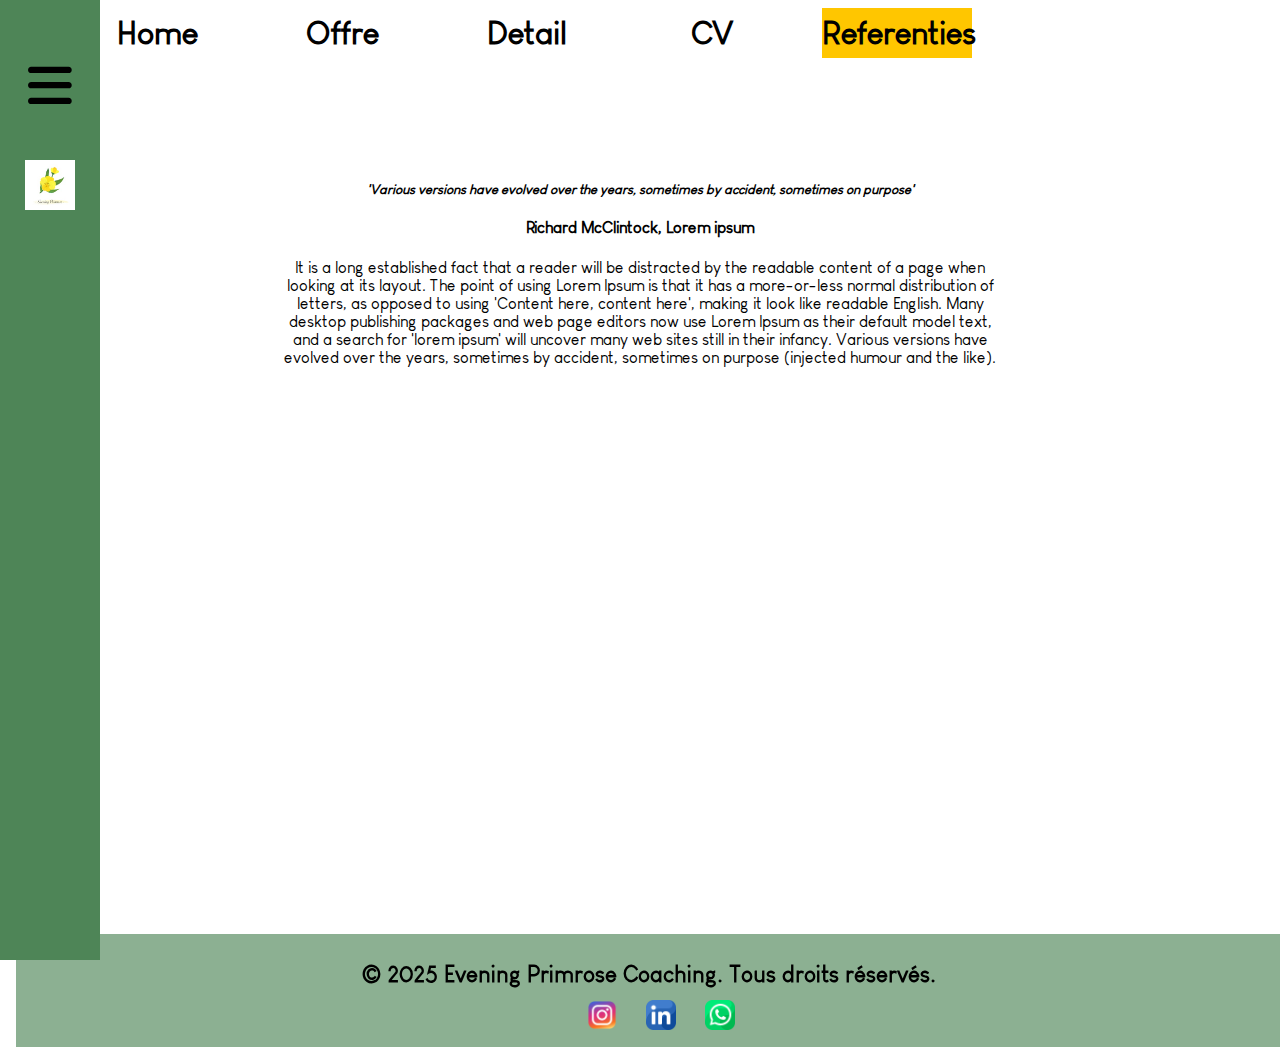
<file: References-FR.html>
<!DOCTYPE html>
<html lang="en">
<head>
    <meta charset="UTF-8">
    <meta name="viewport" content="width=device-width, initial-scale=1.0">
    <title>Réferences</title>
    <link rel="icon" href="src/bloem.jpg"> <!--favicon-->
    <link rel="stylesheet" href="References-FR.css">
    <link rel="stylesheet" href="https://cdnjs.cloudflare.com/ajax/libs/font-awesome/6.0.0/css/all.min.css">

</head>
<body>
<!--nav menu-->
    <header>
        <nav class="nav-menu">
            <h1 a href="http://127.0.0.1:5500/index.html">Home</h1>
            <h1> <a href="http://127.0.0.1:5500/Aanbod.html">Offre</a></h1>
            <h1><a href="http://127.0.0.1:5500/Detail.html">Detail</a></h1>
            <h1> <a href="http://127.0.0.1:5500/CV.html">CV</a></h1>
            <h1 id="Ref">Referenties</h1>
        </nav>
    </header>

<!--talen-->
<div class="taal-menu">
    <a href="http://127.0.0.1:5500/Referenties.html">NL</a>
    <a href="http://127.0.0.1:5500/References-FR.html">FR</a>
    <a href="http://127.0.0.1:5500/References-ENG.html">ENG</a>
</div>

<!--ham menu-->
    
    <input type="checkbox" id="menu-toggle">
        <label for="menu-toggle" class="hamburger">
            <i class="fa fa-bars"></i>
            <img src="src/bloem.jpg" alt="Evening Primrose">
        </label>
        
    
    <nav class="ham-menu">
    <!-- Sluitknop -->
    <label for="menu-toggle" class="close-btn">
        <i class="fa fa-times"></i>
        <img src="src/bloem.jpg" class="logo-ham" alt="Evening Primrose">
    </label>
            <p>CARL VAN MOL</p>
            <p>+324 86 51 79 62</p>
            <p>carl.van.mol@gmail.com</p>
    <div class="nav-ham-menu">
        <h1>Home</h1>
        <h1> <a href="http://127.0.0.1:5500/Aanbod.html">Offre</a></h1>
        <h1><a href="http://127.0.0.1:5500/Detail.html">Detail</a></h1>
        <h1> <a href="http://127.0.0.1:5500/CV.html">CV</a></h1>
        <!--<h1>Referenties</h1>-->
    </div>
    </nav>

<!--citaten-->
<div class="citaten">
    <h5><em>'Various versions have evolved over the years, sometimes by accident, sometimes on purpose'</em></h5>
    <H4>Richard McClintock, Lorem ipsum</H4>
    <p>It is a long established fact that a reader will be distracted by the readable content of a page when looking at its layout. The point of using Lorem Ipsum is that it has a more-or-less normal distribution of letters, as opposed to using 'Content here, content here', making it look like readable English. Many desktop publishing packages and web page editors now use Lorem Ipsum as their default model text, and a search for 'lorem ipsum' will uncover many web sites still in their infancy. Various versions have evolved over the years, sometimes by accident, sometimes on purpose (injected humour and the like).</p>
</div>



<!--footer-->
<footer>
    <h2>&copy; 2025 Evening Primrose Coaching. Tous droits réservés.</h2>
    <div class="icons">
        <a href="https://www.instagram.com/"><img src="src/instagram.png" alt=""></a>
        <a href="https://www.linkedin.com/home"><img src="src/linkedin.png" alt=""></a>
        <a href="https://web.whatsapp.com/#"><img src="src/whatsapp.png" alt=""></a>
    </div>
</footer>
</body>
</html>
</file>
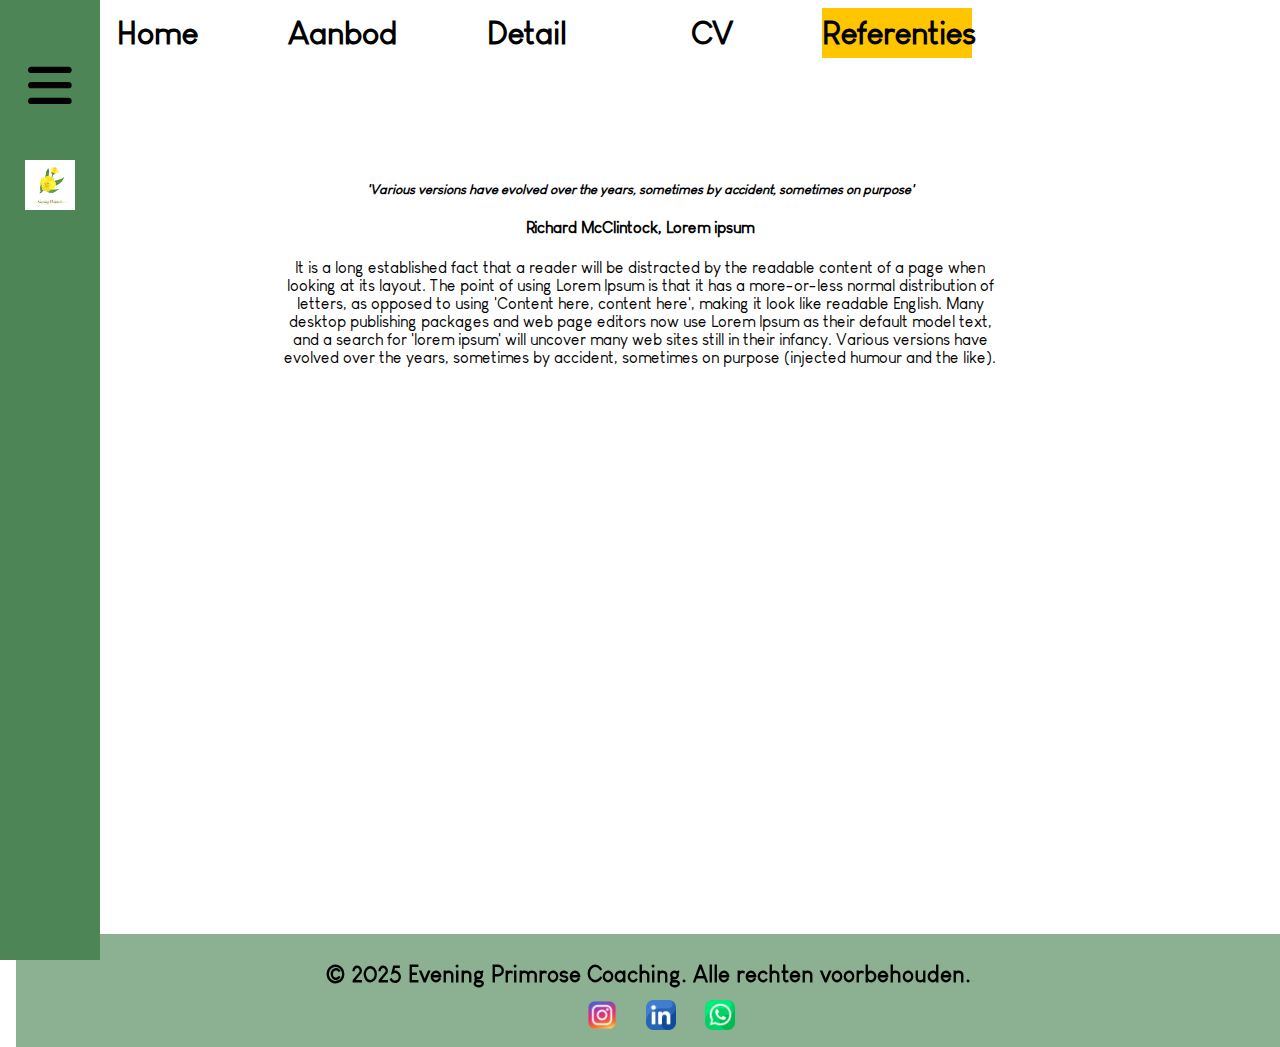
<file: Referenties.html>
<!DOCTYPE html>
<html lang="en">
<head>
    <meta charset="UTF-8">
    <meta name="viewport" content="width=device-width, initial-scale=1.0">
    <title>Referenties</title>
    <link rel="icon" href="src/bloem.jpg"> <!--favicon-->
    <link rel="stylesheet" href="Referenties.css">
    <link rel="stylesheet" href="https://cdnjs.cloudflare.com/ajax/libs/font-awesome/6.0.0/css/all.min.css">

</head>
<body>
<!--nav menu-->
    <header>
        <nav class="nav-menu">
            <h1><a href="http://127.0.0.1:5500/index.html">Home</a></h1>
            <h1> <a href="http://127.0.0.1:5500/Aanbod.html">Aanbod</a></h1>
            <h1><a href="http://127.0.0.1:5500/Detail.html">Detail</a></h1>
            <h1> <a href="http://127.0.0.1:5500/CV.html">CV</a></h1>
            <h1 id="Ref">Referenties</h1>
        </nav>
    </header>

<!--talen-->
<div class="taal-menu">
    <a href="http://127.0.0.1:5500/Referenties.html">NL</a>
    <a href="http://127.0.0.1:5500/References-FR.html">FR</a>
    <a href="http://127.0.0.1:5500/References-ENG.html">ENG</a>
</div>

<!--ham menu-->
    
    <input type="checkbox" id="menu-toggle">
        <label for="menu-toggle" class="hamburger">
            <i class="fa fa-bars"></i>
            <img src="src/bloem.jpg" alt="Evening Primrose">
        </label>
        
    
    <nav class="ham-menu">
    <!-- Sluitknop -->
    <label for="menu-toggle" class="close-btn">
        <i class="fa fa-times"></i>
        <img src="src/bloem.jpg" class="logo-ham" alt="Evening Primrose">
    </label>
            <p>CARL VAN MOL</p>
            <p>+324 86 51 79 62</p>
            <p>carl.van.mol@gmail.com</p>
    <div class="nav-ham-menu">
        <h1>Home</h1>
        <h1> <a href="http://127.0.0.1:5500/Aanbod.html">Aanbod</a></h1>
        <h1><a href="http://127.0.0.1:5500/Detail.html">Detail</a></h1>
        <h1> <a href="http://127.0.0.1:5500/CV.html">CV</a></h1>
        <!--<h1>Referenties</h1>-->
    </div>
    </nav>

<!--citaten-->
<div class="citaten">
    <h5><em>'Various versions have evolved over the years, sometimes by accident, sometimes on purpose'</em></h5>
    <H4>Richard McClintock, Lorem ipsum</H4>
    <p>It is a long established fact that a reader will be distracted by the readable content of a page when looking at its layout. The point of using Lorem Ipsum is that it has a more-or-less normal distribution of letters, as opposed to using 'Content here, content here', making it look like readable English. Many desktop publishing packages and web page editors now use Lorem Ipsum as their default model text, and a search for 'lorem ipsum' will uncover many web sites still in their infancy. Various versions have evolved over the years, sometimes by accident, sometimes on purpose (injected humour and the like).</p>
</div>



<!--footer-->
<footer>
    <h2>&copy; 2025 Evening Primrose Coaching. Alle rechten voorbehouden.</h2>
    <div class="icons">
        <a href="https://www.instagram.com/"><img src="src/instagram.png" alt=""></a>
        <a href="https://www.linkedin.com/home"><img src="src/linkedin.png" alt=""></a>
        <a href="https://web.whatsapp.com/#"><img src="src/whatsapp.png" alt=""></a>
    </div>
</footer>
</body>
</html>
</file>
<file: style.css>
@font-face{
    font-family: LGC;
    src: url(src/LGC.ttf);
}

/*---------GROOT SCHERM ----------*/

@media (min-width: 1200px){


/* nav-menu*/
header{
    display: flex;
    flex-direction: row;
    justify-content: flex-end;
    margin-right: 300px;
    font-family: LGC;
}

.nav-menu{
    display: flex;
    gap: 35px;
}

.nav-menu h1{
    height: 50px;         
    line-height: 50px;     
    background-color: transparent;
    cursor: pointer;
    margin: 0; 
    width: 150px;
    text-align: center;
    
}

.nav-menu h1:hover{
    background-color: #ffc80073;
    
}

#home{
    background-color: #FFC600;
    height: 50px;
    line-height: 50px;
    margin:0;
    width: 150px;;
    text-align: center;
    cursor: default;
}

a{
    text-decoration: none;
    color: black;
}


/*ham-menu*/

 #menu-toggle{
    display: none;
}

#menu-toggle:checked + .hamburger + .ham-menu {
    display: block;
    width: 250px;
    background-color: #4E8557;
    height: 100vh;
    transform: translateX(0);
}

.hamburger {
    position: fixed;           
    top: 0;
    left: 0;
    display: flex;
    flex-direction: column;
    cursor:pointer;
    font-size: 50px;
    background-color: #4E8557;
    width: 100px;
    height: 100vh;             
    text-align: center;
    padding-top: 60px;
}


.ham-menu{
    
    position: fixed;
    top: 0;
    text-align: center;
    background-color: #4E8557;
    height: 100vh;
    font-family: LGC;
    transition: 0.28s ease-in-out;
    transform: translateX(-100%);
    
}

/* Sluitknop in menu */
.close-btn {
  display: flex;
  flex-direction: row;
  font-size: 30px;
  cursor: pointer;
  padding-inline: 20px;
  padding-top: 20px;
}

.nav-ham-menu{
    display: none;
}

img{
    width:50px;
    height: auto;
    margin-left: 25px;
    margin-top: 50px;
}

.logo-ham{
    width: 100px;
    height: auto;
    padding-top: 50px;
    padding-right: 35px;
    padding-left: 12px;
    padding-bottom: 30px;
}


/*tekst*/ 
.tekst {
    font-family: LGC;
    text-align: center;
    margin-left: 300px;
    margin-right: 550px;
    margin-bottom: 75px;
    background-color: #ffc80063;
    padding: 25px;
    font-size: 18px;
    
}

.extra-space{
    display: block;
    height: 35px;
}

/*hoofd-img*/
.hoofd-img{
    position: relative;
    left: 1400px;
    transform: scale(7);
    top: 250px
}


/*footer*/
footer {
    text-align: center;
    background-color: #4e8557a6;
    line-height: 15px;
    font-family: LGC;
    padding: 15px;
    font-size: 15px;
    position: relative;
    top:43px;
    left: 8px
    
}

.icons img{
    height: 30px;
    width: auto;
    margin-top: -1px;
}

}


/*---------KLEIN SCHERM ----------*/

@media (max-width: 1199px){

header{
    display: none;
}

#menu-toggle{
    display: none;
}

#menu-toggle:checked + .hamburger + .ham-menu {
    display: block;
    width: 150px;
    background-color: #4E8557;
    height: 100vh;
    transform: translateX(0);
}



.hamburger {
    
    display: flex;
    flex-direction: column;
    cursor:pointer;
    font-size: 50px;
    background-color: #4E8557;
    height: 100vh;
    width: 100px;
    text-align: center;
    padding-top: 55px;
    margin-top: -60px;
    margin-left: -20px;
    position: fixed;
    
}
    
    


.hamburger i, .hamburger img {
    position: fixed;
    
}

.hamburger i{
    margin-top: 15px;
    margin-left: 35px;
}

.hamburger img{
    margin-left: 30px;
    margin-top: 100px;
}


.ham-menu{
    
    position: fixed;
    top: 0;
    text-align: center;
    background-color: #4E8557;
    font-family: LGC;
    transition: 0.28s ease-in-out;
    transform: translateX(-100%);
    font-size: 12px;
    z-index: 1;
}

/* Sluitknop in menu */
.close-btn {
  display: flex;
  flex-direction: row;
  font-size: 30px;
  cursor: pointer;
  padding-inline: 20px;
  padding-top: 20px;
}

img{
    width:50px;
    height: auto;
    margin-left: 25px;
    margin-top: 50px;
}

.logo-ham{
    width: 75px;
    height: auto;
    padding-top: 50px;
    padding-bottom: 30px;
    margin-left: 0;
}

/*nav binnen ham-menu*/

.nav-ham-menu{
    margin-top: 50px;
}

.nav-ham-menu h1 a{
    text-decoration: none;
    color: black;
    
}

/*tekst*/ 
.tekst {
    font-family: LGC;
    text-align: center;
    background-color: #ffc80094;
    padding: 25px;
    position: relative;
    left: 145px;
    margin-right: 155px;
    font-size: 15px;
}

.extra-space{
    display: block;
    height: 35px;
}

/*hoofd-img*/
.hoofd-img{
    display: none;
}

/*footer*/
footer {
    text-align: center;
    background-color: #4e8557a6;
    line-height: 15px;
    font-family: LGC;
    padding: 15px 15px 15px 85px;
    font-size: 8px;
    position: relative;
    top:43px;
    left: 8px;
    
    
}

}
</file>
<file: Aanbod.css>
@font-face{
    font-family: LGC;
    src: url(src/LGC.ttf);
}

/*---------GROOT SCHERM ----------*/

@media (min-width: 990px){


/* nav-menu*/
header{
    display: flex;
    flex-direction: row;
    justify-content: flex-end;
    margin-right: 300px;
    font-family: LGC;
}

.nav-menu{
    display: flex;
    gap: 35px;
}

.nav-menu h1{
    height: 50px;         
    line-height: 50px;     
    background-color: transparent;
    cursor: pointer;
    margin: 0; 
    width: 150px;
    text-align: center;
    
}

.nav-menu h1:hover{
    background-color: #ffc80073;
    
}

#aanbod{
    background-color: #FFC600;
    height: 50px;
    line-height: 50px;
    margin:0;
    width: 150px;;
    text-align: center;
    cursor: default;
}

a{
    text-decoration: none;
    color: black;
}

/*ham-menu*/

 #menu-toggle{
    display: none;
}

#menu-toggle:checked + .hamburger + .ham-menu {
    display: block;
    width: 250px;
    background-color: #4E8557;
    height: 100vh;
    transform: translateX(0);
}

.hamburger {
    position: fixed;           
    top: 0;
    left: 0;
    display: flex;
    flex-direction: column;
    cursor:pointer;
    font-size: 50px;
    background-color: #4E8557;
    width: 100px;
    height: 100vh;             
    text-align: center;
    padding-top: 60px;
}


.ham-menu{
    
    position: fixed;
    top: 0;
    text-align: center;
    background-color: #4E8557;
    height: 100vh;
    font-family: LGC;
    transition: 0.28s ease-in-out;
    transform: translateX(-100%);
    
}

/* Sluitknop in menu */
.close-btn {
  display: flex;
  flex-direction: row;
  font-size: 30px;
  cursor: pointer;
  padding-inline: 20px;
  padding-top: 20px;
}

img{
    width:50px;
    height: auto;
    margin-left: 25px;
    margin-top: 50px;
}

.logo-ham{
    width: 100px;
    height: auto;
    padding-top: 50px;
    padding-right: 35px;
    padding-left: 12px;
    padding-bottom: 30px;
}

.nav-ham-menu{
    display: none;
}

/*TEKST*/

/*intro*/
.intro{
    position: relative;
    margin-top: 100px;
    margin-left: 325px;
    margin-right: 70px;
    font-size: 20px;
    margin-bottom: 150px;
    font-family: LGC;
}

/*hoofd-titels*/
.hoofd-titels{
    margin-top: -50px;
}

/*algemeen info*/

.alg-info{
    margin-top: -25px;
}

hr{
    display: none;
}


/* sessies */

.sessies-parent {
    display: flex;
    justify-content: center;
    align-items: flex-start;
    gap: 100px; 
    margin-left: 250px;
    margin-top: 150px;
}


.sessies-container {
    font-family: LGC;
    display: flex;
    flex-direction: column;
    gap: 30px;
    width: 600px;
    
}


.sessie-box {
    border: 2px solid #806403;
    display: flex;
    flex-wrap: wrap;
    
}

.sessie-links {
    width: 50%;
    padding-top: 25px;
    box-sizing: border-box;
    padding-left:20px;
    padding-right: -50px;
    width: 50%;
    padding-top: 25px;
    background-color: #ffc80063;
}

.sessie-rechts{
    width: 50%;
    box-sizing: border-box;
    padding-bottom: 10px;
    background-color: #ffc80063;
}

.sessie-links h3 {
    margin-top: 0;
}


.gratis {
    font-style: italic;
    font-weight: normal;
    font-size: 14px;
}

.sessie-rechts ul {
    margin: 0;
    padding-left: 20px;
}

.meer-info{
    display: none;
}



/*footer*/
footer {
    text-align: center;
    background-color: #4e8557a6;
    line-height: 15px;
    font-family: LGC;
    padding: 15px;
    font-size: 15px;
    position: relative;
    top:25px;
    left: 8px
    
}

.icons img{
    height: 30px;
    width: auto;
    margin-top: -1px;
}

}

/*---------KLEIN SCHERM ----------*/

@media (max-width: 989px){

body{
    background-color: #f7f4f1;
}

header{
    display: none;
}

#menu-toggle{
    display: none;
}

#menu-toggle:checked + .hamburger + .ham-menu {
    display: block;
    width: 150px;
    background-color: #4E8557;
    height: 100vh;
    transform: translateX(0);
    
}

.hamburger {
     display: flex;
    flex-direction: column;
    cursor:pointer;
    font-size: 50px;
    background-color: #4E8557;
    height: 100vh;
    width: 100px;
    text-align: center;
    padding-top: 55px;
    margin-top: -60px;
    margin-left: -20px;
    position: fixed;
    
}
    


.hamburger i, .hamburger img {
    position: fixed;
    
}

.hamburger i{
    margin-left: 35px;
}

.hamburger img{
    margin-top: 100px;
    margin-left: 35px;
}


.ham-menu{
    
    position: fixed;
    top: 0;
    text-align: center;
    background-color: #4E8557;
    height: 20vh;
    font-family: LGC;
    transition: 0.28s ease-in-out;
    transform: translateX(-100%);
    font-size: 12px;

}

/* Sluitknop in menu */
.close-btn {
  display: flex;
  flex-direction: row;
  font-size: 30px;
  cursor: pointer;
  padding-inline: 20px;
  padding-top: 20px;
}

img{
    width:50px;
    height: auto;
    margin-left: 25px;
    margin-top: 50px;
}

.logo-ham{
    width: 75px;
    height: auto;
    padding-top: 50px;
    padding-bottom: 30px;
    margin-left: 0;
}

/*nav binnen ham-menu*/

.nav-ham-menu{
    margin-top: 50px;
}

.nav-ham-menu h1 a{
    text-decoration: none;
    color: black;
    
}

/*TEKST*/

/*intro*/
.intro{
    position: relative;
    left: 160px;
    top: 50px;
    margin-right: 175px;
    font-size: 13px;
    margin-bottom: 150px;
    font-family: LGC;
}

.sessies-container {
    font-family: LGC;
    display: flex;
    flex-direction: column;
    gap: 30px;
    margin-left: 160px;
    margin-right: 175px;
    
}

.block{
    display: block;
    margin-top: -100px;
}

.hoofd-titels{
    font-size: 18px;
    background-color: #ffc80075;
    width: 200px;
    padding: 10px;
    margin-top: 25px;
   
}

.alg-info{
    display: none;
}


hr{
    width: 250px;
    margin-left: 150px;
    
}


.sessie-box {
    display: none;
    
}

.sessie-links {
    display: none;
}

.sessie-rechts{
    display: none;
}

.meer-info{
    position: relative;
    left: 75px;
    bottom: 15px;
    color: #FFC600;
    font-size: 20px;
    cursor: pointer;
}


/*footer*/
footer {
    text-align: center;
    background-color: #4e8557a6;
    line-height: 15px;
    font-family: LGC;
    padding: 15px 15px 15px 85px;
    font-size: 8px;
    position: relative;
    top:200px;
    left: 8px;
    
}
    
.icons img{
    height: 30px;
    width: auto;
    margin-top: -1px;
}
    

}
</file>
<file: CV-ENG.css>
@font-face{
    font-family: LGC;
    src: url(src/LGC.ttf);
}

/*---------GROOT SCHERM ----------*/

@media (min-width: 990px){



/* nav-menu*/
header{
    display: flex;
    flex-direction: row;
    justify-content: flex-end;
    margin-right: 300px;
    font-family: LGC;
}

.nav-menu{
    display: flex;
    gap: 35px;
}

.nav-menu h1{
    height: 50px;         
    line-height: 50px;     
    background-color: transparent;
    cursor: pointer;
    margin: 0; 
    width: 150px;
    text-align: center;
    
}

.nav-menu h1:hover{
    background-color: #ffc80073;
    
}

/*taal-menu*/
.taal-menu{
    position: relative;
    display: inline-block;
    font-weight: bold;
    font-family: LGC;
    left: 1500px;
    top: -50px;
    background-color: #4e855743;
}

.taal-menu a{
    display: block;
    padding: 0.5rem 1rem;
}

#cv{
    background-color: #FFC600;
    height: 50px;
    line-height: 50px;
    margin:0;
    width: 150px;;
    text-align: center;
    cursor: default;
}

.intro{
    background-color:#ffc80043 ;
    padding: 5px;
}

#toTopBtn{
    position: fixed;
    margin-left: 1625px;
    margin-top: 725px;
    background-color: #ffc8008b;
    font-family: LGC;
    font-size: 30px;
    padding: 15px;
    border-radius: 10px;
}

a{
    text-decoration: none;
    color: black;
}


/*ham-menu*/

 #menu-toggle{
    display: none;
}

#menu-toggle:checked + .hamburger + .ham-menu {
    display: block;
    width: 250px;
    background-color: #4E8557;
    height: 100vh;
    transform: translateX(0);
}



.hamburger {
    position: fixed;           
    top: 0;
    left: 0;
    display: flex;
    flex-direction: column;
    cursor:pointer;
    font-size: 50px;
    background-color: #4E8557;
    width: 100px;
    height: 100vh;             
    text-align: center;
    padding-top: 60px;
}


.ham-menu{
    
    position: fixed;
    top: 0;
    text-align: center;
    background-color: #4E8557;
    height: 100vh;
    font-family: LGC;
    transition: 0.28s ease-in-out;
    transform: translateX(-100%);
    
}

/* Sluitknop in menu */
.close-btn {
  display: flex;
  flex-direction: row;
  font-size: 30px;
  cursor: pointer;
  padding-inline: 20px;
  padding-top: 20px;
}

img{
    width:50px;
    height: auto;
    margin-left: 25px;
    margin-top: 50px;
}

.logo-ham{
    width: 100px;
    height: auto;
    padding-top: 50px;
    padding-right: 35px;
    padding-left: 12px;
    padding-bottom: 30px;
}

.nav-ham-menu{
    display: none;
}

/*footer*/
.footer{
    text-align: center;
    background-color: #4e8557a6;
    height: 50px;
    line-height: 50px;
    font-family: LGC;
    position: relative;
    padding: 15px;
    font-size: 23px;
    left:8px;
    top: 61px;
    padding-bottom: 50px;
}

.icons img{
    height: 30px;
    width: auto;
    margin-top: -1px;
    position: relative;
    left: 780px;
}



/*CV*/
.cv-algemeen{
    
    margin-left: 500px;
    margin-top: 225px;
    font-family: LGC;
    margin-right: 450px;
    
}

.extra-space{
    display: block;
    height: 25px;
}

/*portret foto*/

.portret{
    position: absolute;
    left:300px;
    top: 250px;
    transform: scale(7);
}
}

/*---------KLEIN SCHERM ----------*/

@media (max-width: 989px){

body{
    background-color: #f7f4f1;
}

header{
    display: none;
}


/*taal-menu*/
.taal-menu{
    position: relative;
    display: flex;
    flex-direction: row;
    margin-right: 265px;
    font-weight: bold;
    font-family: LGC;
    left: 200px;
    top: 10px;
    background-color: #4e855743;
    color: black;
    overflow-x: hidden;
}

.taal-menu a{
    display: block;
    padding: 0.5rem 1rem;
    text-decoration: none;
    
}

#menu-toggle{
    display: none;
}

#menu-toggle:checked + .hamburger + .ham-menu {
    display: block;
    width: 150px;
    background-color: #4E8557;
    height: 100vh;
    transform: translateX(0);
}

.hamburger {
    display: flex;
    flex-direction: column;
    cursor:pointer;
    font-size: 50px;
    background-color: #4E8557;
    height: 100vh;
    width: 100px;
    text-align: center;
    padding-top: 55px;
    margin-top: -60px;
    margin-left: -20px;
    position: fixed;
    
}

.hamburger i, .hamburger img {
    position: fixed;
    
}

.hamburger i{
    margin-top: 15px;
    margin-left: 35px;
}

.hamburger img{
    margin-left: 30px;
    margin-top: 100px;
}


.ham-menu{
    
    position: fixed;
    top: 0;
    text-align: center;
    background-color: #4E8557;
    height: 20vh;
    font-family: LGC;
    transition: 0.28s ease-in-out;
    transform: translateX(-100%);
    font-size: 10.8px;
}

/* Sluitknop in menu */
.close-btn {
  display: flex;
  flex-direction: row;
  font-size: 30px;
  cursor: pointer;
  padding-inline: 20px;
  padding-top: 20px;
}

img{
    width:50px;
    height: auto;
    margin-left: 25px;
    margin-top: 50px;
}

.logo-ham{
    width: 75px;
    height: auto;
    padding-top: 50px;
    padding-bottom: 30px;
    margin-left: 0;
}

/*nav binnen ham-menu*/

.nav-ham-menu{
    margin-top: 50px;
}

.nav-ham-menu h1 a{
    text-decoration: none;
    color: black;
    
}

.intro{
    background-color:#ffc80043 ;
    padding: 5px;
}


.cv-algemeen{
    position: relative;
    left: 160px;
    top: 50px;
    font-size: 13px;
    margin-right: 175px;
    font-family: LGC;
}

.portret{
    display: none;
}

#toTopBtn{
    position: fixed;
    margin-left: 350px;
    margin-top: 650px;
    background-color: #ffc800ef;
    font-family: LGC;
    font-size: 50px;
    padding: 25px;
    border-radius: 300px;
    z-index: 1;
    color: black;
}

/*footer*/
footer {
    text-align: center;
    background-color: #4e8557a6;
    line-height: 15px;
    font-family: LGC;
    padding: 15px 15px 15px 85px;
    font-size: 8px;
    position: relative;
    left:8px;
    top: 193px;
    overflow-x: hidden;
}

.icons img{
    height: 30px;
    width: auto;
    margin-top: -1px;
}


}
</file>
<file: CV-FR.css>
@font-face{
    font-family: LGC;
    src: url(src/LGC.ttf);
}

/*---------GROOT SCHERM ----------*/

@media (min-width: 990px){



/* nav-menu*/
header{
    display: flex;
    flex-direction: row;
    justify-content: flex-end;
    margin-right: 300px;
    font-family: LGC;
}

.nav-menu{
    display: flex;
    gap: 35px;
}

.nav-menu h1{
    height: 50px;         
    line-height: 50px;     
    background-color: transparent;
    cursor: pointer;
    margin: 0; 
    width: 150px;
    text-align: center;
    
}

.nav-menu h1:hover{
    background-color: #ffc80073;
    
}

/*taal-menu*/
.taal-menu{
    position: relative;
    display: inline-block;
    font-weight: bold;
    font-family: LGC;
    left: 1500px;
    top: -50px;
    background-color: #4e855743;
}

.taal-menu a{
    display: block;
    padding: 0.5rem 1rem;
}

#cv{
    background-color: #FFC600;
    height: 50px;
    line-height: 50px;
    margin:0;
    width: 150px;;
    text-align: center;
    cursor: default;
}

.intro{
    background-color:#ffc80043 ;
    padding: 5px;
}

#toTopBtn{
    position: fixed;
    margin-left: 1625px;
    margin-top: 725px;
    background-color: #ffc8008b;
    font-family: LGC;
    font-size: 30px;
    padding: 15px;
    border-radius: 10px;
}

a{
    text-decoration: none;
    color: black;
}


/*ham-menu*/

 #menu-toggle{
    display: none;
}

#menu-toggle:checked + .hamburger + .ham-menu {
    display: block;
    width: 250px;
    background-color: #4E8557;
    height: 100vh;
    transform: translateX(0);
}



.hamburger {
    position: fixed;           
    top: 0;
    left: 0;
    display: flex;
    flex-direction: column;
    cursor:pointer;
    font-size: 50px;
    background-color: #4E8557;
    width: 100px;
    height: 100vh;             
    text-align: center;
    padding-top: 60px;
}


.ham-menu{
    
    position: fixed;
    top: 0;
    text-align: center;
    background-color: #4E8557;
    height: 100vh;
    font-family: LGC;
    transition: 0.28s ease-in-out;
    transform: translateX(-100%);
    
}

/* Sluitknop in menu */
.close-btn {
  display: flex;
  flex-direction: row;
  font-size: 30px;
  cursor: pointer;
  padding-inline: 20px;
  padding-top: 20px;
}

img{
    width:50px;
    height: auto;
    margin-left: 25px;
    margin-top: 50px;
}

.logo-ham{
    width: 100px;
    height: auto;
    padding-top: 50px;
    padding-right: 35px;
    padding-left: 12px;
    padding-bottom: 30px;
}

.nav-ham-menu{
    display: none;
}

/*footer*/
.footer{
    text-align: center;
    background-color: #4e8557a6;
    height: 50px;
    line-height: 50px;
    font-family: LGC;
    position: relative;
    padding: 15px;
    font-size: 23px;
    left:8px;
    top: 61px;
    padding-bottom: 50px;
}

.icons img{
    height: 30px;
    width: auto;
    margin-top: -1px;
    position: relative;
    left: 780px;
}



/*CV*/
.cv-algemeen{
    
    margin-left: 500px;
    margin-top: 225px;
    font-family: LGC;
    margin-right: 450px;
    
}

.extra-space{
    display: block;
    height: 25px;
}

/*portret foto*/

.portret{
    position: absolute;
    left:300px;
    top: 250px;
    transform: scale(7);
}
}

/*---------KLEIN SCHERM ----------*/

@media (max-width: 989px){

body{
    background-color: #f7f4f1;
}

header{
    display: none;
}


/*taal-menu*/
.taal-menu{
    position: relative;
    display: flex;
    flex-direction: row;
    margin-right: 265px;
    font-weight: bold;
    font-family: LGC;
    left: 200px;
    top: 10px;
    background-color: #4e855743;
    color: black;
    overflow-x: hidden;
}

.taal-menu a{
    display: block;
    padding: 0.5rem 1rem;
    text-decoration: none;
    
}

#menu-toggle{
    display: none;
}

#menu-toggle:checked + .hamburger + .ham-menu {
    display: block;
    width: 150px;
    background-color: #4E8557;
    height: 100vh;
    transform: translateX(0);
}

.hamburger {
    display: flex;
    flex-direction: column;
    cursor:pointer;
    font-size: 50px;
    background-color: #4E8557;
    height: 100vh;
    width: 100px;
    text-align: center;
    padding-top: 55px;
    margin-top: -60px;
    margin-left: -20px;
    position: fixed;
    
}

.hamburger i, .hamburger img {
    position: fixed;
    
}

.hamburger i{
    margin-top: 15px;
    margin-left: 35px;
}

.hamburger img{
    margin-left: 30px;
    margin-top: 100px;
}


.ham-menu{
    
    position: fixed;
    top: 0;
    text-align: center;
    background-color: #4E8557;
    height: 20vh;
    font-family: LGC;
    transition: 0.28s ease-in-out;
    transform: translateX(-100%);
    font-size: 10.8px;
}

/* Sluitknop in menu */
.close-btn {
  display: flex;
  flex-direction: row;
  font-size: 30px;
  cursor: pointer;
  padding-inline: 20px;
  padding-top: 20px;
}

img{
    width:50px;
    height: auto;
    margin-left: 25px;
    margin-top: 50px;
}

.logo-ham{
    width: 75px;
    height: auto;
    padding-top: 50px;
    padding-bottom: 30px;
    margin-left: 0;
}

/*nav binnen ham-menu*/

.nav-ham-menu{
    margin-top: 50px;
}

.nav-ham-menu h1 a{
    text-decoration: none;
    color: black;
    
}

.intro{
    background-color:#ffc80043 ;
    padding: 5px;
}


.cv-algemeen{
    position: relative;
    left: 160px;
    top: 50px;
    font-size: 13px;
    margin-right: 175px;
    font-family: LGC;
}

.portret{
    display: none;
}

#toTopBtn{
    position: fixed;
    margin-left: 350px;
    margin-top: 650px;
    background-color: #ffc800ef;
    font-family: LGC;
    font-size: 50px;
    padding: 25px;
    border-radius: 300px;
    z-index: 1;
    color: black;
}

/*footer*/
footer {
    text-align: center;
    background-color: #4e8557a6;
    line-height: 15px;
    font-family: LGC;
    padding: 15px 15px 15px 85px;
    font-size: 8px;
    position: relative;
    left:8px;
    top: 193px;
    overflow-x: hidden;
}

.icons img{
    height: 30px;
    width: auto;
    margin-top: -1px;
}


}
</file>
<file: CV.css>
@font-face{
    font-family: LGC;
    src: url(src/LGC.ttf);
}

/*---------GROOT SCHERM ----------*/

@media (min-width: 990px){



/* nav-menu*/
header{
    display: flex;
    flex-direction: row;
    justify-content: flex-end;
    margin-right: 300px;
    font-family: LGC;
}

.nav-menu{
    display: flex;
    gap: 35px;
}

.nav-menu h1{
    height: 50px;         
    line-height: 50px;     
    background-color: transparent;
    cursor: pointer;
    margin: 0; 
    width: 150px;
    text-align: center;
    
}

.nav-menu h1:hover{
    background-color: #ffc80073;
    
}

#cv{
    background-color: #FFC600;
    height: 50px;
    line-height: 50px;
    margin:0;
    width: 150px;;
    text-align: center;
    cursor: default;
}

.intro{
    background-color:#ffc80043 ;
    padding: 5px;
}

#toTopBtn{
    position: fixed;
    margin-left: 1625px;
    margin-top: 725px;
    background-color: #ffc8008b;
    font-family: LGC;
    font-size: 30px;
    padding: 15px;
    border-radius: 10px;
}

a{
    text-decoration: none;
    color: black;
}


/*ham-menu*/

 #menu-toggle{
    display: none;
}

#menu-toggle:checked + .hamburger + .ham-menu {
    display: block;
    width: 250px;
    background-color: #4E8557;
    height: 100vh;
    transform: translateX(0);
}



.hamburger {
    position: fixed;           
    top: 0;
    left: 0;
    display: flex;
    flex-direction: column;
    cursor:pointer;
    font-size: 50px;
    background-color: #4E8557;
    width: 100px;
    height: 100vh;             
    text-align: center;
    padding-top: 60px;
}


.ham-menu{
    
    position: fixed;
    top: 0;
    text-align: center;
    background-color: #4E8557;
    height: 100vh;
    font-family: LGC;
    transition: 0.28s ease-in-out;
    transform: translateX(-100%);
    
}

/* Sluitknop in menu */
.close-btn {
  display: flex;
  flex-direction: row;
  font-size: 30px;
  cursor: pointer;
  padding-inline: 20px;
  padding-top: 20px;
}

img{
    width:50px;
    height: auto;
    margin-left: 25px;
    margin-top: 50px;
}

.logo-ham{
    width: 100px;
    height: auto;
    padding-top: 50px;
    padding-right: 35px;
    padding-left: 12px;
    padding-bottom: 30px;
}

.nav-ham-menu{
    display: none;
}

/*footer*/
.footer{
    text-align: center;
    background-color: #4e8557a6;
    height: 50px;
    line-height: 50px;
    font-family: LGC;
    position: relative;
    padding: 15px;
    font-size: 23px;
    left:8px;
    top: 61px;
    padding-bottom: 50px;
}

.icons img{
    height: 30px;
    width: auto;
    margin-top: -1px;
    position: relative;
    left: 780px;
}



/*CV*/
.cv-algemeen{
    
    margin-left: 500px;
    margin-top: 225px;
    font-family: LGC;
    margin-right: 450px;
    
}

.extra-space{
    display: block;
    height: 25px;
}

/*portret foto*/

.portret{
    position: absolute;
    left:300px;
    top: 250px;
    transform: scale(7);
}
}

/*---------KLEIN SCHERM ----------*/

@media (max-width: 989px){

body{
    background-color: #f7f4f1;
}

header{
    display: none;
}

#menu-toggle{
    display: none;
}

#menu-toggle:checked + .hamburger + .ham-menu {
    display: block;
    width: 150px;
    background-color: #4E8557;
    height: 100vh;
    transform: translateX(0);
}

.hamburger {
    display: flex;
    flex-direction: column;
    cursor:pointer;
    font-size: 50px;
    background-color: #4E8557;
    height: 100vh;
    width: 100px;
    text-align: center;
    padding-top: 55px;
    margin-top: -60px;
    margin-left: -20px;
    position: fixed;
    
}

.hamburger i, .hamburger img {
    position: fixed;
    
}

.hamburger i{
    margin-top: 15px;
    margin-left: 35px;
}

.hamburger img{
    margin-left: 30px;
    margin-top: 100px;
}


.ham-menu{
    
    position: fixed;
    top: 0;
    text-align: center;
    background-color: #4E8557;
    height: 20vh;
    font-family: LGC;
    transition: 0.28s ease-in-out;
    transform: translateX(-100%);
    font-size: 12px;
}

/* Sluitknop in menu */
.close-btn {
  display: flex;
  flex-direction: row;
  font-size: 30px;
  cursor: pointer;
  padding-inline: 20px;
  padding-top: 20px;
}

img{
    width:50px;
    height: auto;
    margin-left: 25px;
    margin-top: 50px;
}

.logo-ham{
    width: 75px;
    height: auto;
    padding-top: 50px;
    padding-bottom: 30px;
    margin-left: 0;
}

/*nav binnen ham-menu*/

.nav-ham-menu{
    margin-top: 50px;
}

.nav-ham-menu h1 a{
    text-decoration: none;
    color: black;
    
}

.cv-algemeen{
    position: relative;
    left: 160px;
    font-size: 13px;
    margin-right: 175px;
    font-family: LGC;
}

.portret{
    display: none;
}

#toTopBtn{
    position: fixed;
    margin-left: 350px;
    margin-top: 650px;
    background-color: #ffc800ef;
    font-family: LGC;
    font-size: 50px;
    padding: 25px;
    border-radius: 300px;
    z-index: 1;
    color: black;
}

/*footer*/
footer {
    text-align: center;
    background-color: #4e8557a6;
    line-height: 15px;
    font-family: LGC;
    padding: 15px 15px 15px 85px;
    font-size: 8px;
    position: relative;
    left:8px;
    top: 193px;
    overflow-x: hidden;
}

.icons img{
    height: 30px;
    width: auto;
    margin-top: -1px;
}


}
</file>
<file: Detail.css>
@font-face{
    font-family: LGC;
    src: url(src/LGC.ttf);
}

/*---------GROOT SCHERM ----------*/

@media (min-width: 990px){


body{
    overflow-x: hidden;
}


/* nav-menu*/
header{
    display: flex;
    flex-direction: row;
    justify-content: flex-end;
    margin-right: 300px;
    font-family: LGC;
}



.nav-menu{
    display: flex;
    gap: 35px;
}

.nav-menu h1{
    height: 50px;         
    line-height: 50px;     
    background-color: transparent;
    cursor: pointer;
    margin: 0; 
    width: 150px;
    text-align: center;
    
}

.nav-menu h1:hover{
    background-color: #ffc80073;
    
}

#Detail{
    background-color: #FFC600;
    height: 50px;
    line-height: 50px;
    margin:0;
    width: 150px;;
    text-align: center;
    cursor: default;
}

a{
    text-decoration: none;
    color: black;
}


/*ham-menu*/

 #menu-toggle{
    display: none;
}

#menu-toggle:checked + .hamburger + .ham-menu {
    display: block;
    width: 250px;
    background-color: #4E8557;
    transform: translateX(0);
    height: 100vh;
}

.hamburger {
    position: fixed;           /* ✅ vaste positie */
    top: 0;
    left: 0;
    z-index: 1000;             /* ✅ boven andere content */
    display: flex;
    flex-direction: column;
    cursor:pointer;
    font-size: 50px;
    background-color: #4E8557;
    width: 100px;
    height: 100vh;             /* volledig zichtbaar */
    text-align: center;
    padding-top: 60px;
}


.nav-ham-menu{
    display: none;
}


.ham-menu{
    
    position: fixed;
    top: 0;
    text-align: center;
    background-color: #4E8557;
    font-family: LGC;
    transition: 0.28s ease-in-out;
    transform: translateX(-100%);
    
}

/* Sluitknop in menu */
.close-btn {
  display: flex;
  flex-direction: row;
  font-size: 30px;
  cursor: pointer;
  padding-inline: 20px;
  padding-top: 20px;
}

img{
    width:50px;
    height: auto;
    margin-left: 25px;
    margin-top: 50px;
}

.logo-ham{
    width: 100px;
    height: auto;
    padding-top: 50px;
    padding-right: 35px;
    padding-left: 12px;
    padding-bottom: 30px;
}

/*text-toggle1*/

#text-toggle{
    display: none;
    position: relative;
    left: 300px;
    top: -575px;
}



#text-toggle:checked ~ .visie{
    display: block;

    
}

#text-toggle:checked ~ .text-arrow1 i {
    transform: rotate(90deg) scale(3);
}


.text-arrow1{
    
    margin-top: 50px;
    margin-left: 350px;
    cursor: pointer;
    
}

.text-arrow1 i{
    color: #ffc800c0;
    transform: rotate(0deg) scale(3);
    transition: transform 0.35s ease;
}

/*text-toggle2*/

#text-toggle2{
    display: none;
}

#text-toggle2:checked ~ .levenswaarden{
    display: block;
}

#text-toggle2:checked ~ .text-arrow2 i {
    transform: rotate(90deg) scale(3);
}

.text-arrow2{
    
    margin-top: -25px;
    margin-left: 350px;
    cursor: pointer;
}

.text-arrow2 i{
    color: #ffc800c0;
    transform: rotate(0deg) scale(3);
    transition: transform 0.35s ease;
}


/*text-toggle3*/

#text-toggle3{
    display: none;
}

#text-toggle3:checked ~ .rol{
    display: block;
}

#text-toggle3:checked ~ .text-arrow3 i {
    transform: rotate(90deg) scale(3);
}

.text-arrow3{
    
    cursor: pointer;
    margin-top: 25px;
    margin-left: 350px;
}

.text-arrow3 i{
    color: #ffc800c0;
    transform: rotate(0deg) scale(3);
    transition: transform 0.35s ease;
}


/*tekst*/

.extra-space{
    display: block;
    height: 35px;
}

h4{
    font-family: LGC;
}

/*intro*/
.intro{
    position: relative;
    margin-top: 100px;
    margin-left: 350px;
    margin-right: 350px;
    font-size: 20px;
    margin-bottom: 150px;
}

/*titles*/
.title1{
    font-size: 50px;
    margin-top: -40px;
    margin-left: 400px;
    margin-bottom: 75px;
    font-family: LGC;
    color: #ffc800c0;
}

.title2{
    font-size: 50px;
    margin-top: -45px;
    margin-left: 400px;
    margin-bottom: 75px;
    font-family: LGC;
    color: #ffc800c0;
}

.title3{
    font-size: 50px;
    margin-top: -40px;
    margin-left: 400px;
    font-family: LGC;
    color: #ffc800c0;
}



/*mijn visie*/

.visie{
    margin-left: 400px;
    margin-right: 600px;
    display:none;
    margin-bottom: 50px;
    font-size: 17px;
}

/*levenswaarden*/
.levenswaarden{
    margin-left: 400px;
    margin-right: 600px;
    display: none;
    margin-bottom: 50px;
    font-size: 17px;
}

/*rol*/
.rol{
    margin-left: 400px;
    margin-right: 600px;
    margin-bottom: -250px;
    display: none;
    font-size: 17px;
}

/*footer*/
h2 {
    position:fixed;
    bottom: 0;
    left: 0;
    width: 100%;
    text-align: center;
    background-color: #4e855765;
    line-height: 50px;
    font-family: LGC;
    padding: 15px;
    font-size: 20px;
    margin: 0;
}



}

/*---------KLEIN SCHERM ----------*/

@media (max-width: 989px){

body{
    background-color: #f7f4f1;
}

header{
    display: none;
}

#menu-toggle{
    display: none;
}

#menu-toggle:checked + .hamburger + .ham-menu {
    display: block;
    width: 150px;
    background-color: #4E8557;
    height: 100vh;
    transform: translateX(0);
}

.hamburger {
    display: flex;
    flex-direction: column;
    cursor:pointer;
    font-size: 50px;
    background-color: #4E8557;
    height: 100vh;
    width: 100px;
    text-align: center;
    padding-top: 55px;
    margin-top: -60px;
    margin-left: -20px;
    position: fixed;
    
}

.hamburger i, .hamburger img {
    position: fixed;
    
}

.hamburger i{
    margin-top: 15px;
    margin-left: 35px;
}

.hamburger img{
    margin-left: 30px;
    margin-top: 100px;
}


.ham-menu{
    
    position: fixed;
    top: 0;
    text-align: center;
    background-color: #4E8557;
    height: 20vh;
    font-family: LGC;
    transition: 0.28s ease-in-out;
    transform: translateX(-100%);
    font-size: 12px;
}

/*nav binnen ham-menu*/

.nav-ham-menu{
    margin-top: 50px;
}

.nav-ham-menu h1 a{
    text-decoration: none;
    color: black;
    
}


/* Sluitknop in menu */
.close-btn {
  display: flex;
  flex-direction: row;
  font-size: 30px;
  cursor: pointer;
  padding-inline: 20px;
  padding-top: 20px;
}

img{
    width:50px;
    height: auto;
    margin-left: 25px;
    margin-top: 50px;
}

.logo-ham{
    width: 75px;
    height: auto;
    padding-top: 50px;
    padding-bottom: 30px;
    margin-left: 0;
}

/*text-toggle1*/

#text-toggle{
    display: none;
    position: relative;
    left: 300px;
    top: -575px;
}



#text-toggle:checked ~ .visie{
    display: block;
    
}

#text-toggle:checked ~ .text-arrow1 i {
    transform: rotate(90deg) scale(2);
}


.text-arrow1{
    position: relative;
    left: 175px;
    top:-875px;
    display: inline-block;
    cursor: pointer;
    
}

.text-arrow1 i{
    color: #FFC600;
    transform: rotate(0deg) scale(2);
    transition: transform 0.35s ease;
}

/*text-toggle2*/

#text-toggle2{
    display: none;
}

#text-toggle2:checked ~ .levenswaarden{
    display: block;
}

#text-toggle2:checked ~ .text-arrow2 i {
    transform: rotate(90deg) scale(2);
}

.text-arrow2{
    position: relative;
    left:175px;
    top: -850px;
    cursor: pointer;
}

.text-arrow2 i{
    color: #FFC600;
    transform: rotate(0deg) scale(2);
    transition: transform 0.35s ease;
}


/*text-toggle3*/

#text-toggle3{
    display: none;
}

#text-toggle3:checked ~ .rol{
    display: block;
}

#text-toggle3:checked ~ .text-arrow3 i {
    transform: rotate(90deg) scale(2);
}

.text-arrow3{
    position: relative;
    left: 175px;
    top: -825px;
    cursor: pointer;
}

.text-arrow3 i{
    color: #FFC600;
    transform: rotate(0deg) scale(2);
    transition: transform 0.35s ease;
}


/*tekst*/

.extra-space{
    display: block;
    height: 35px;
}

h4{
    font-family: LGC;
}

/*intro*/
.intro{
    position: relative;
    top:-950px;
    left: 165px;
    margin-right: 175px;
    text-align: center;
}

/*titles*/
.title1{
    font-size: 27px;
    position: relative;
    left:225px;
    top:-925px;
    font-family: LGC;
    color: #FFC600;
}

.title2{
    font-size: 27px;
    position: relative;
    left:225px;
    top:-900px;
    font-family: LGC;
    color: #FFC600;
}

.title3{
    font-size: 27px;
    position: relative;
    left:225px;
    top:-875px;
    font-family: LGC;
    color: #FFC600;
}



/*mijn visie*/

.visie{
    position: relative;
    top: -650px;
    left:350px;
    margin-right: 950px;
    display:none
}

/*levenswaarden*/
.levenswaarden{
    position: relative;
    top:-600px;
    left:350px;
    margin-right: 950px;
    display: none;
    
}

/*rol*/
.rol{
    position: relative;
    top: -500px;
    left:350px;
    margin-right: 950px;
    margin-bottom: -250px;
    display: none;
}

/*footer*/
footer {
    background-color: #4e855765;
    padding: 15px 0;
    text-align: center;
    font-family: LGC;
}

footer h2 {
    margin: 0;
    font-size: 12px;
}


}
</file>
<file: style-ENG.css>
@font-face{
    font-family: LGC;
    src: url(src/LGC.ttf);
}

/*---------GROOT SCHERM ----------*/

@media (min-width: 1200px){


/* nav-menu*/
header{
    display: flex;
    flex-direction: row;
    justify-content: flex-end;
    margin-right: 300px;
    font-family: LGC;
}

.nav-menu{
    display: flex;
    gap: 35px;
}

.nav-menu h1{
    height: 50px;         
    line-height: 50px;     
    background-color: transparent;
    cursor: pointer;
    margin: 0; 
    width: 150px;
    text-align: center;
    
}

.nav-menu h1:hover{
    background-color: #ffc80073;
    
}

#home{
    background-color: #FFC600;
    height: 50px;
    line-height: 50px;
    margin:0;
    width: 150px;;
    text-align: center;
    cursor: default;
}

a{
    text-decoration: none;
    color: black;
}


/*ham-menu*/

 #menu-toggle{
    display: none;
}

#menu-toggle:checked + .hamburger + .ham-menu {
    display: block;
    width: 250px;
    background-color: #4E8557;
    height: 100vh;
    transform: translateX(0);
}

.hamburger {
    position: fixed;           
    top: 0;
    left: 0;
    display: flex;
    flex-direction: column;
    cursor:pointer;
    font-size: 50px;
    background-color: #4E8557;
    width: 100px;
    height: 100vh;             
    text-align: center;
    padding-top: 60px;
}


.ham-menu{
    
    position: fixed;
    top: 0;
    text-align: center;
    background-color: #4E8557;
    height: 100vh;
    font-family: LGC;
    transition: 0.28s ease-in-out;
    transform: translateX(-100%);
    
}

/* Sluitknop in menu */
.close-btn {
  display: flex;
  flex-direction: row;
  font-size: 30px;
  cursor: pointer;
  padding-inline: 20px;
  padding-top: 20px;
}

.nav-ham-menu{
    display: none;
}

img{
    width:50px;
    height: auto;
    margin-left: 25px;
    margin-top: 50px;
}

.logo-ham{
    width: 100px;
    height: auto;
    padding-top: 50px;
    padding-right: 35px;
    padding-left: 12px;
    padding-bottom: 30px;
}


/*tekst*/ 
.tekst {
    font-family: LGC;
    text-align: center;
    margin-left: 300px;
    margin-right: 550px;
    margin-bottom: 75px;
    background-color: #ffc80063;
    padding: 25px;
    font-size: 18px;
    
}

.extra-space{
    display: block;
    height: 35px;
}

/*hoofd-img*/
.hoofd-img{
    position: relative;
    left: 1400px;
    transform: scale(7);
    top: 250px
}


/*footer*/
footer {
    text-align: center;
    background-color: #4e8557a6;
    line-height: 15px;
    font-family: LGC;
    padding: 15px;
    font-size: 15px;
    position: relative;
    top:43px;
    left: 8px
    
}

.icons img{
    height: 30px;
    width: auto;
    margin-top: -1px;
}

}


/*---------KLEIN SCHERM ----------*/

@media (max-width: 1199px){

header{
    display: none;
}

#menu-toggle{
    display: none;
}

#menu-toggle:checked + .hamburger + .ham-menu {
    display: block;
    width: 150px;
    background-color: #4E8557;
    height: 100vh;
    transform: translateX(0);
}



.hamburger {
    
    display: flex;
    flex-direction: column;
    cursor:pointer;
    font-size: 50px;
    background-color: #4E8557;
    height: 100vh;
    width: 100px;
    text-align: center;
    padding-top: 55px;
    margin-top: -60px;
    margin-left: -20px;
    position: fixed;
    
}
    
    


.hamburger i, .hamburger img {
    position: fixed;
    
}

.hamburger i{
    margin-top: 15px;
    margin-left: 35px;
}

.hamburger img{
    margin-left: 30px;
    margin-top: 100px;
}


.ham-menu{
    
    position: fixed;
    top: 0;
    text-align: center;
    background-color: #4E8557;
    font-family: LGC;
    transition: 0.28s ease-in-out;
    transform: translateX(-100%);
    font-size: 10.8px;
    z-index: 1;
}

/* Sluitknop in menu */
.close-btn {
  display: flex;
  flex-direction: row;
  font-size: 30px;
  cursor: pointer;
  padding-inline: 20px;
  padding-top: 20px;
}

img{
    width:50px;
    height: auto;
    margin-left: 25px;
    margin-top: 50px;
}

.logo-ham{
    width: 75px;
    height: auto;
    padding-top: 50px;
    padding-bottom: 30px;
    margin-left: 0;
}

/*nav binnen ham-menu*/

.nav-ham-menu{
    margin-top: 50px;
}

.nav-ham-menu h1 a{
    text-decoration: none;
    color: black;
    
}

/*tekst*/ 
.tekst {
    font-family: LGC;
    text-align: center;
    background-color: #ffc80094;
    padding: 25px;
    position: relative;
    left: 145px;
    margin-right: 155px;
    font-size: 15px;
}

.extra-space{
    display: block;
    height: 35px;
}

/*hoofd-img*/
.hoofd-img{
    display: none;
}

/*footer*/
footer {
    text-align: center;
    background-color: #4e8557a6;
    line-height: 15px;
    font-family: LGC;
    padding: 15px 15px 15px 85px;
    font-size: 8px;
    position: relative;
    top:43px;
    left: 8px;
    
    
}

.icons img{
    height: 30px;
    width: auto;
    margin-top: -1px;
}

}
</file>
<file: style-FR.css>
@font-face{
    font-family: LGC;
    src: url(src/LGC.ttf);
}

/*---------GROOT SCHERM ----------*/

@media (min-width: 1200px){


/* nav-menu*/
header{
    display: flex;
    flex-direction: row;
    justify-content: flex-end;
    margin-right: 300px;
    font-family: LGC;
}

.nav-menu{
    display: flex;
    gap: 35px;
}

.nav-menu h1{
    height: 50px;         
    line-height: 50px;     
    background-color: transparent;
    cursor: pointer;
    margin: 0; 
    width: 150px;
    text-align: center;
    
}

.nav-menu h1:hover{
    background-color: #ffc80073;
    
}

#home{
    background-color: #FFC600;
    height: 50px;
    line-height: 50px;
    margin:0;
    width: 150px;;
    text-align: center;
    cursor: default;
}

a{
    text-decoration: none;
    color: black;
}


/*ham-menu*/

 #menu-toggle{
    display: none;
}

#menu-toggle:checked + .hamburger + .ham-menu {
    display: block;
    width: 250px;
    background-color: #4E8557;
    height: 100vh;
    transform: translateX(0);
}

.hamburger {
    position: fixed;           
    top: 0;
    left: 0;
    display: flex;
    flex-direction: column;
    cursor:pointer;
    font-size: 50px;
    background-color: #4E8557;
    width: 100px;
    height: 100vh;             
    text-align: center;
    padding-top: 60px;
}


.ham-menu{
    
    position: fixed;
    top: 0;
    text-align: center;
    background-color: #4E8557;
    height: 100vh;
    font-family: LGC;
    transition: 0.28s ease-in-out;
    transform: translateX(-100%);
    
}

/* Sluitknop in menu */
.close-btn {
  display: flex;
  flex-direction: row;
  font-size: 30px;
  cursor: pointer;
  padding-inline: 20px;
  padding-top: 20px;
}

.nav-ham-menu{
    display: none;
}

img{
    width:50px;
    height: auto;
    margin-left: 25px;
    margin-top: 50px;
}

.logo-ham{
    width: 100px;
    height: auto;
    padding-top: 50px;
    padding-right: 35px;
    padding-left: 12px;
    padding-bottom: 30px;
}


/*tekst*/ 
.tekst {
    font-family: LGC;
    text-align: center;
    margin-left: 300px;
    margin-right: 550px;
    margin-bottom: 75px;
    background-color: #ffc80063;
    padding: 25px;
    font-size: 18px;
    
}

.extra-space{
    display: block;
    height: 35px;
}

/*hoofd-img*/
.hoofd-img{
    position: relative;
    left: 1400px;
    transform: scale(7);
    top: 250px
}


/*footer*/
footer {
    text-align: center;
    background-color: #4e8557a6;
    line-height: 15px;
    font-family: LGC;
    padding: 15px;
    font-size: 15px;
    position: relative;
    top:43px;
    left: 8px
    
}

.icons img{
    height: 30px;
    width: auto;
    margin-top: -1px;
}

}


/*---------KLEIN SCHERM ----------*/

@media (max-width: 1199px){

header{
    display: none;
}

#menu-toggle{
    display: none;
}

#menu-toggle:checked + .hamburger + .ham-menu {
    display: block;
    width: 150px;
    background-color: #4E8557;
    height: 100vh;
    transform: translateX(0);
}



.hamburger {
    
    display: flex;
    flex-direction: column;
    cursor:pointer;
    font-size: 50px;
    background-color: #4E8557;
    height: 100vh;
    width: 100px;
    text-align: center;
    padding-top: 55px;
    margin-top: -60px;
    margin-left: -20px;
    position: fixed;
    
}
    
    


.hamburger i, .hamburger img {
    position: fixed;
    
}

.hamburger i{
    margin-top: 15px;
    margin-left: 35px;
}

.hamburger img{
    margin-left: 30px;
    margin-top: 100px;
}


.ham-menu{
    
    position: fixed;
    top: 0;
    text-align: center;
    background-color: #4E8557;
    font-family: LGC;
    transition: 0.28s ease-in-out;
    transform: translateX(-100%);
    font-size: 10.8px;
    z-index: 1;
}

/* Sluitknop in menu */
.close-btn {
  display: flex;
  flex-direction: row;
  font-size: 30px;
  cursor: pointer;
  padding-inline: 20px;
  padding-top: 20px;
}

img{
    width:50px;
    height: auto;
    margin-left: 25px;
    margin-top: 50px;
}

.logo-ham{
    width: 75px;
    height: auto;
    padding-top: 50px;
    padding-bottom: 30px;
    margin-left: 0;
}

/*nav binnen ham-menu*/

.nav-ham-menu{
    margin-top: 50px;
}

.nav-ham-menu h1 a{
    text-decoration: none;
    color: black;
    
}

/*tekst*/ 
.tekst {
    font-family: LGC;
    text-align: center;
    background-color: #ffc80094;
    padding: 25px;
    position: relative;
    left: 145px;
    margin-right: 155px;
    font-size: 15px;
}

.extra-space{
    display: block;
    height: 35px;
}

/*hoofd-img*/
.hoofd-img{
    display: none;
}

/*footer*/
footer {
    text-align: center;
    background-color: #4e8557a6;
    line-height: 15px;
    font-family: LGC;
    padding: 15px 15px 15px 85px;
    font-size: 8px;
    position: relative;
    top:43px;
    left: 8px;
    
    
}

.icons img{
    height: 30px;
    width: auto;
    margin-top: -1px;
}

}
</file>
<file: References-ENG.css>
@font-face{
    font-family: LGC;
    src: url(src/LGC.ttf);
}

/*---------GROOT SCHERM ----------*/

@media (min-width: 1200px){


/* nav-menu*/
header{
    display: flex;
    flex-direction: row;
    justify-content: flex-end;
    margin-right: 300px;
    font-family: LGC;
}

.nav-menu{
    display: flex;
    gap: 35px;
}

.nav-menu h1{
    height: 50px;         
    line-height: 50px;     
    background-color: transparent;
    cursor: pointer;
    margin: 0; 
    width: 150px;
    text-align: center;
    
}

.nav-menu h1:hover{
    background-color: #ffc80073;
    
}

#Ref{
    background-color: #FFC600;
    height: 50px;
    line-height: 50px;
    margin:0;
    width: 150px;;
    text-align: center;
    cursor: default;
}

a{
    text-decoration: none;
    color: black;
}

/*taal-menu*/
.taal-menu{
    position: relative;
    display: inline-block;
    font-weight: bold;
    font-family: LGC;
    left: 1500px;
    top: -50px;
    background-color: #4e855743;
}

.taal-menu a{
    display: block;
    padding: 0.5rem 1rem;
}



/*ham-menu*/

 #menu-toggle{
    display: none;
}

#menu-toggle:checked + .hamburger + .ham-menu {
    display: block;
    width: 250px;
    background-color: #4E8557;
    height: 100vh;
    transform: translateX(0);
}

.hamburger {
    position: fixed;           
    top: 0;
    left: 0;
    display: flex;
    flex-direction: column;
    cursor:pointer;
    font-size: 50px;
    background-color: #4E8557;
    width: 100px;
    height: 100vh;             
    text-align: center;
    padding-top: 60px;
}


.ham-menu{
    
    position: fixed;
    top: 0;
    text-align: center;
    background-color: #4E8557;
    height: 100vh;
    font-family: LGC;
    transition: 0.28s ease-in-out;
    transform: translateX(-100%);
    
}

/* Sluitknop in menu */
.close-btn {
  display: flex;
  flex-direction: row;
  font-size: 30px;
  cursor: pointer;
  padding-inline: 20px;
  padding-top: 20px;
}

.nav-ham-menu{
    display: none;
}

img{
    width:50px;
    height: auto;
    margin-left: 25px;
    margin-top: 50px;
}

.logo-ham{
    width: 100px;
    height: auto;
    padding-top: 50px;
    padding-right: 35px;
    padding-left: 12px;
    padding-bottom: 30px;
}

/*citaten*/

.citaten{
    text-align: center;
    font-family: LGC;
}

.citaten p{
    margin-left: 275px;
    margin-right: 275px;
}

/*footer*/
footer {
    text-align: center;
    background-color: #4e8557a6;
    line-height: 15px;
    font-family: LGC;
    padding: 15px;
    font-size: 15px;
    position: relative;
    top:551px;
    left: 8px
    
}

.icons img{
    height: 30px;
    width: auto;
    margin-top: -1px;
}

}


/*---------KLEIN SCHERM ----------*/

@media (max-width: 1199px){


/* nav-menu*/
header{
    display: none;
}

/*taal-menu*/
.taal-menu{
    position: relative;
    display: flex;
    flex-direction: row;
    margin-right: 265px;
    font-weight: bold;
    font-family: LGC;
    left: 200px;
    top: 10px;
    background-color: #4e855743;
    color: black;
    overflow-x: hidden;
}

.taal-menu a{
    display: block;
    padding: 0.5rem 1rem;
    text-decoration: none;
    
}


/*ham-menu*/

#menu-toggle{
    display: none;
}

#menu-toggle:checked + .hamburger + .ham-menu {
    display: block;
    width: 150px;
    background-color: #4E8557;
    height: 100vh;
    transform: translateX(0);
}



.hamburger {
    
    display: flex;
    flex-direction: column;
    cursor:pointer;
    font-size: 50px;
    background-color: #4E8557;
    height: 100vh;
    width: 100px;
    text-align: center;
    padding-top: 55px;
    margin-top: -60px;
    margin-left: -20px;
    position: fixed;
    
}
    
    


.hamburger i, .hamburger img {
    position: fixed;
    
}

.hamburger i{
    margin-top: 15px;
    margin-left: 35px;
}

.hamburger img{
    margin-left: 30px;
    margin-top: 100px;
}


.ham-menu{
    
    position: fixed;
    top: 0;
    text-align: center;
    background-color: #4E8557;
    font-family: LGC;
    transition: 0.28s ease-in-out;
    transform: translateX(-100%);
    font-size: 10.8px;
    z-index: 1;
}

/* Sluitknop in menu */
.close-btn {
  display: flex;
  flex-direction: row;
  font-size: 30px;
  cursor: pointer;
  padding-inline: 20px;
  padding-top: 20px;
}

img{
    width:50px;
    height: auto;
    margin-left: 25px;
    margin-top: 50px;
}

.logo-ham{
    width: 75px;
    height: auto;
    padding-top: 50px;
    padding-bottom: 30px;
    margin-left: 0;
}

/*nav binnen ham-menu*/

.nav-ham-menu{
    margin-top: 50px;
}

.nav-ham-menu h1 a{
    text-decoration: none;
    color: black;
    
}

/*citaten*/

.citaten{
    text-align: center;
    font-family: LGC;
    margin-left: 155px;
    margin-top: 50px;
}

.citaten p{
    margin-right: 55px;
    margin-left: 50px;
}

/*footer*/
footer {
    text-align: center;
    background-color: #4e8557a6;
    line-height: 15px;
    font-family: LGC;
    padding: 15px 15px 15px 85px;
    font-size: 8px;
    position: relative;
    top:43px;
    left: 8px;
    
    
}

.icons img{
    height: 30px;
    width: auto;
    margin-top: -1px;
}

}
</file>
<file: References-FR.css>
@font-face{
    font-family: LGC;
    src: url(src/LGC.ttf);
}

/*---------GROOT SCHERM ----------*/

@media (min-width: 1200px){


/* nav-menu*/
header{
    display: flex;
    flex-direction: row;
    justify-content: flex-end;
    margin-right: 300px;
    font-family: LGC;
}

.nav-menu{
    display: flex;
    gap: 35px;
}

.nav-menu h1{
    height: 50px;         
    line-height: 50px;     
    background-color: transparent;
    cursor: pointer;
    margin: 0; 
    width: 150px;
    text-align: center;
    
}

.nav-menu h1:hover{
    background-color: #ffc80073;
    
}

#Ref{
    background-color: #FFC600;
    height: 50px;
    line-height: 50px;
    margin:0;
    width: 150px;;
    text-align: center;
    cursor: default;
}

a{
    text-decoration: none;
    color: black;
}

/*taal-menu*/
.taal-menu{
    position: relative;
    display: inline-block;
    font-weight: bold;
    font-family: LGC;
    left: 1500px;
    top: -50px;
    background-color: #4e855743;
}

.taal-menu a{
    display: block;
    padding: 0.5rem 1rem;
}



/*ham-menu*/

 #menu-toggle{
    display: none;
}

#menu-toggle:checked + .hamburger + .ham-menu {
    display: block;
    width: 250px;
    background-color: #4E8557;
    height: 100vh;
    transform: translateX(0);
}

.hamburger {
    position: fixed;           
    top: 0;
    left: 0;
    display: flex;
    flex-direction: column;
    cursor:pointer;
    font-size: 50px;
    background-color: #4E8557;
    width: 100px;
    height: 100vh;             
    text-align: center;
    padding-top: 60px;
}


.ham-menu{
    
    position: fixed;
    top: 0;
    text-align: center;
    background-color: #4E8557;
    height: 100vh;
    font-family: LGC;
    transition: 0.28s ease-in-out;
    transform: translateX(-100%);
    
}

/* Sluitknop in menu */
.close-btn {
  display: flex;
  flex-direction: row;
  font-size: 30px;
  cursor: pointer;
  padding-inline: 20px;
  padding-top: 20px;
}

.nav-ham-menu{
    display: none;
}

img{
    width:50px;
    height: auto;
    margin-left: 25px;
    margin-top: 50px;
}

.logo-ham{
    width: 100px;
    height: auto;
    padding-top: 50px;
    padding-right: 35px;
    padding-left: 12px;
    padding-bottom: 30px;
}

/*citaten*/

.citaten{
    text-align: center;
    font-family: LGC;
}

.citaten p{
    margin-left: 275px;
    margin-right: 275px;
}

/*footer*/
footer {
    text-align: center;
    background-color: #4e8557a6;
    line-height: 15px;
    font-family: LGC;
    padding: 15px;
    font-size: 15px;
    position: relative;
    top:551px;
    left: 8px
    
}

.icons img{
    height: 30px;
    width: auto;
    margin-top: -1px;
}

}


/*---------KLEIN SCHERM ----------*/

@media (max-width: 1199px){


/* nav-menu*/
header{
    display: none;
}

/*taal-menu*/
.taal-menu{
    position: relative;
    display: flex;
    flex-direction: row;
    margin-right: 265px;
    font-weight: bold;
    font-family: LGC;
    left: 200px;
    top: 10px;
    background-color: #4e855743;
    color: black;
    overflow-x: hidden;
}

.taal-menu a{
    display: block;
    padding: 0.5rem 1rem;
    text-decoration: none;
    
}


/*ham-menu*/

#menu-toggle{
    display: none;
}

#menu-toggle:checked + .hamburger + .ham-menu {
    display: block;
    width: 150px;
    background-color: #4E8557;
    height: 100vh;
    transform: translateX(0);
}



.hamburger {
    
    display: flex;
    flex-direction: column;
    cursor:pointer;
    font-size: 50px;
    background-color: #4E8557;
    height: 100vh;
    width: 100px;
    text-align: center;
    padding-top: 55px;
    margin-top: -60px;
    margin-left: -20px;
    position: fixed;
    
}
    
    


.hamburger i, .hamburger img {
    position: fixed;
    
}

.hamburger i{
    margin-top: 15px;
    margin-left: 35px;
}

.hamburger img{
    margin-left: 30px;
    margin-top: 100px;
}


.ham-menu{
    
    position: fixed;
    top: 0;
    text-align: center;
    background-color: #4E8557;
    font-family: LGC;
    transition: 0.28s ease-in-out;
    transform: translateX(-100%);
    font-size: 10.8px;
    z-index: 1;
}

/* Sluitknop in menu */
.close-btn {
  display: flex;
  flex-direction: row;
  font-size: 30px;
  cursor: pointer;
  padding-inline: 20px;
  padding-top: 20px;
}

img{
    width:50px;
    height: auto;
    margin-left: 25px;
    margin-top: 50px;
}

.logo-ham{
    width: 75px;
    height: auto;
    padding-top: 50px;
    padding-bottom: 30px;
    margin-left: 0;
}

/*nav binnen ham-menu*/

.nav-ham-menu{
    margin-top: 50px;
}

.nav-ham-menu h1 a{
    text-decoration: none;
    color: black;
    
}

/*citaten*/

.citaten{
    text-align: center;
    font-family: LGC;
    margin-left: 155px;
    margin-top: 50px;
}

.citaten p{
    margin-right: 55px;
    margin-left: 50px;
}

/*footer*/
footer {
    text-align: center;
    background-color: #4e8557a6;
    line-height: 15px;
    font-family: LGC;
    padding: 15px 15px 15px 85px;
    font-size: 8px;
    position: relative;
    top:43px;
    left: 8px;
    
    
}

.icons img{
    height: 30px;
    width: auto;
    margin-top: -1px;
}

}
</file>
<file: Referenties.css>
@font-face{
    font-family: LGC;
    src: url(src/LGC.ttf);
}

/*---------GROOT SCHERM ----------*/

@media (min-width: 1200px){


/* nav-menu*/
header{
    display: flex;
    flex-direction: row;
    justify-content: flex-end;
    margin-right: 300px;
    font-family: LGC;
}

.nav-menu{
    display: flex;
    gap: 35px;
}

.nav-menu h1{
    height: 50px;         
    line-height: 50px;     
    background-color: transparent;
    cursor: pointer;
    margin: 0; 
    width: 150px;
    text-align: center;
    
}

.nav-menu h1:hover{
    background-color: #ffc80073;
    
}

#Ref{
    background-color: #FFC600;
    height: 50px;
    line-height: 50px;
    margin:0;
    width: 150px;;
    text-align: center;
    cursor: default;
}

a{
    text-decoration: none;
    color: black;
}

/*taal-menu*/
.taal-menu{
    position: relative;
    display: inline-block;
    font-weight: bold;
    font-family: LGC;
    left: 1500px;
    top: -50px;
    background-color: #4e855743;
}

.taal-menu a{
    display: block;
    padding: 0.5rem 1rem;
}



/*ham-menu*/

 #menu-toggle{
    display: none;
}

#menu-toggle:checked + .hamburger + .ham-menu {
    display: block;
    width: 250px;
    background-color: #4E8557;
    height: 100vh;
    transform: translateX(0);
}

.hamburger {
    position: fixed;           
    top: 0;
    left: 0;
    display: flex;
    flex-direction: column;
    cursor:pointer;
    font-size: 50px;
    background-color: #4E8557;
    width: 100px;
    height: 100vh;             
    text-align: center;
    padding-top: 60px;
}


.ham-menu{
    
    position: fixed;
    top: 0;
    text-align: center;
    background-color: #4E8557;
    height: 100vh;
    font-family: LGC;
    transition: 0.28s ease-in-out;
    transform: translateX(-100%);
    
}

/* Sluitknop in menu */
.close-btn {
  display: flex;
  flex-direction: row;
  font-size: 30px;
  cursor: pointer;
  padding-inline: 20px;
  padding-top: 20px;
}

.nav-ham-menu{
    display: none;
}

img{
    width:50px;
    height: auto;
    margin-left: 25px;
    margin-top: 50px;
}

.logo-ham{
    width: 100px;
    height: auto;
    padding-top: 50px;
    padding-right: 35px;
    padding-left: 12px;
    padding-bottom: 30px;
}

/*citaten*/

.citaten{
    text-align: center;
    font-family: LGC;
}

.citaten p{
    margin-left: 275px;
    margin-right: 275px;
}

/*footer*/
footer {
    text-align: center;
    background-color: #4e8557a6;
    line-height: 15px;
    font-family: LGC;
    padding: 15px;
    font-size: 15px;
    position: relative;
    top:551px;
    left: 8px
    
}

.icons img{
    height: 30px;
    width: auto;
    margin-top: -1px;
}

}


/*---------KLEIN SCHERM ----------*/

@media (max-width: 1199px){


/* nav-menu*/
header{
    display: none;
}

/*taal-menu*/
.taal-menu{
    position: relative;
    display: flex;
    flex-direction: row;
    margin-right: 265px;
    font-weight: bold;
    font-family: LGC;
    left: 200px;
    top: 10px;
    background-color: #4e855743;
    color: black;
    overflow-x: hidden;
}

.taal-menu a{
    display: block;
    padding: 0.5rem 1rem;
    text-decoration: none;
    
}


/*ham-menu*/

#menu-toggle{
    display: none;
}

#menu-toggle:checked + .hamburger + .ham-menu {
    display: block;
    width: 150px;
    background-color: #4E8557;
    height: 100vh;
    transform: translateX(0);
}



.hamburger {
    
    display: flex;
    flex-direction: column;
    cursor:pointer;
    font-size: 50px;
    background-color: #4E8557;
    height: 100vh;
    width: 100px;
    text-align: center;
    padding-top: 55px;
    margin-top: -60px;
    margin-left: -20px;
    position: fixed;
    
}
    
    


.hamburger i, .hamburger img {
    position: fixed;
    
}

.hamburger i{
    margin-top: 15px;
    margin-left: 35px;
}

.hamburger img{
    margin-left: 30px;
    margin-top: 100px;
}


.ham-menu{
    
    position: fixed;
    top: 0;
    text-align: center;
    background-color: #4E8557;
    font-family: LGC;
    transition: 0.28s ease-in-out;
    transform: translateX(-100%);
    font-size: 10.8px;
    z-index: 1;
}

/* Sluitknop in menu */
.close-btn {
  display: flex;
  flex-direction: row;
  font-size: 30px;
  cursor: pointer;
  padding-inline: 20px;
  padding-top: 20px;
}

img{
    width:50px;
    height: auto;
    margin-left: 25px;
    margin-top: 50px;
}

.logo-ham{
    width: 75px;
    height: auto;
    padding-top: 50px;
    padding-bottom: 30px;
    margin-left: 0;
}

/*nav binnen ham-menu*/

.nav-ham-menu{
    margin-top: 50px;
}

.nav-ham-menu h1 a{
    text-decoration: none;
    color: black;
    
}

/*citaten*/

.citaten{
    text-align: center;
    font-family: LGC;
    margin-left: 155px;
    margin-top: 50px;
}

.citaten p{
    margin-right: 55px;
    margin-left: 50px;
}

/*footer*/
footer {
    text-align: center;
    background-color: #4e8557a6;
    line-height: 15px;
    font-family: LGC;
    padding: 15px 15px 15px 85px;
    font-size: 8px;
    position: relative;
    top:43px;
    left: 8px;
    
    
}

.icons img{
    height: 30px;
    width: auto;
    margin-top: -1px;
}

}
</file>
